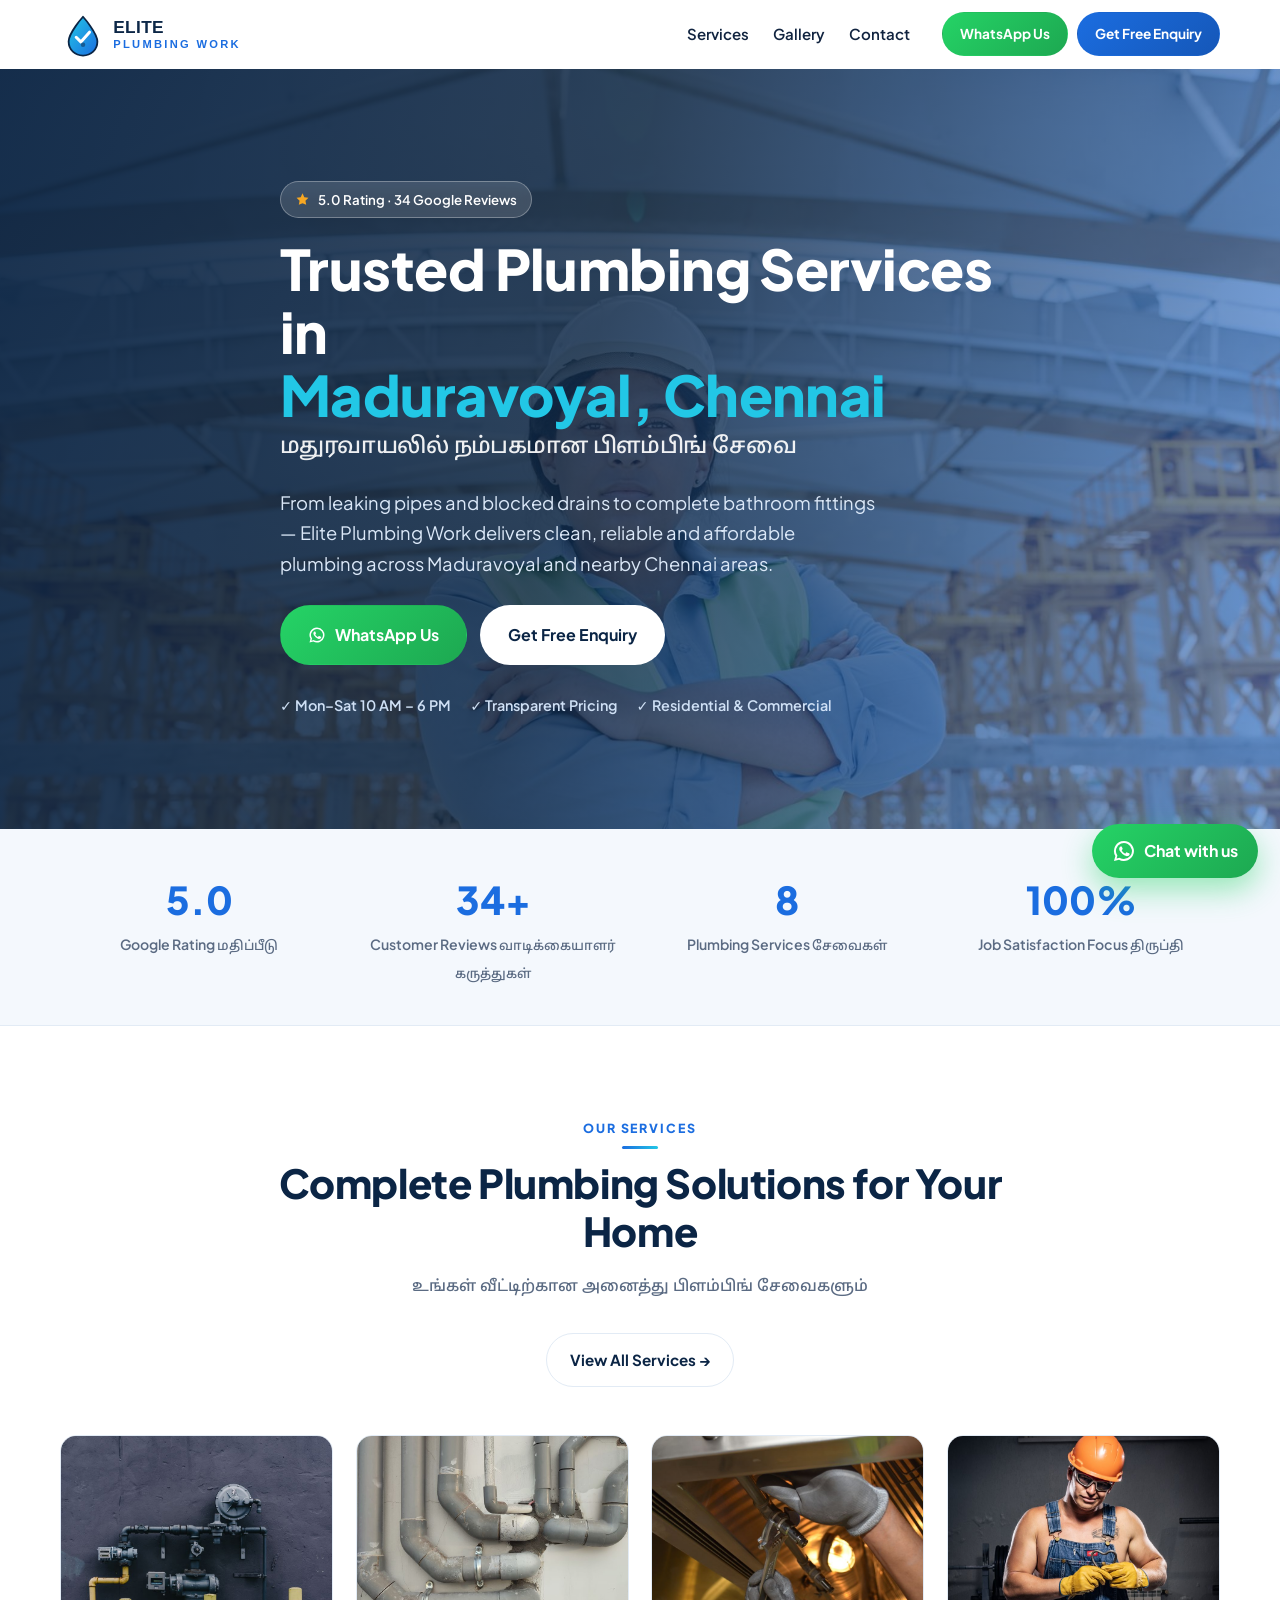
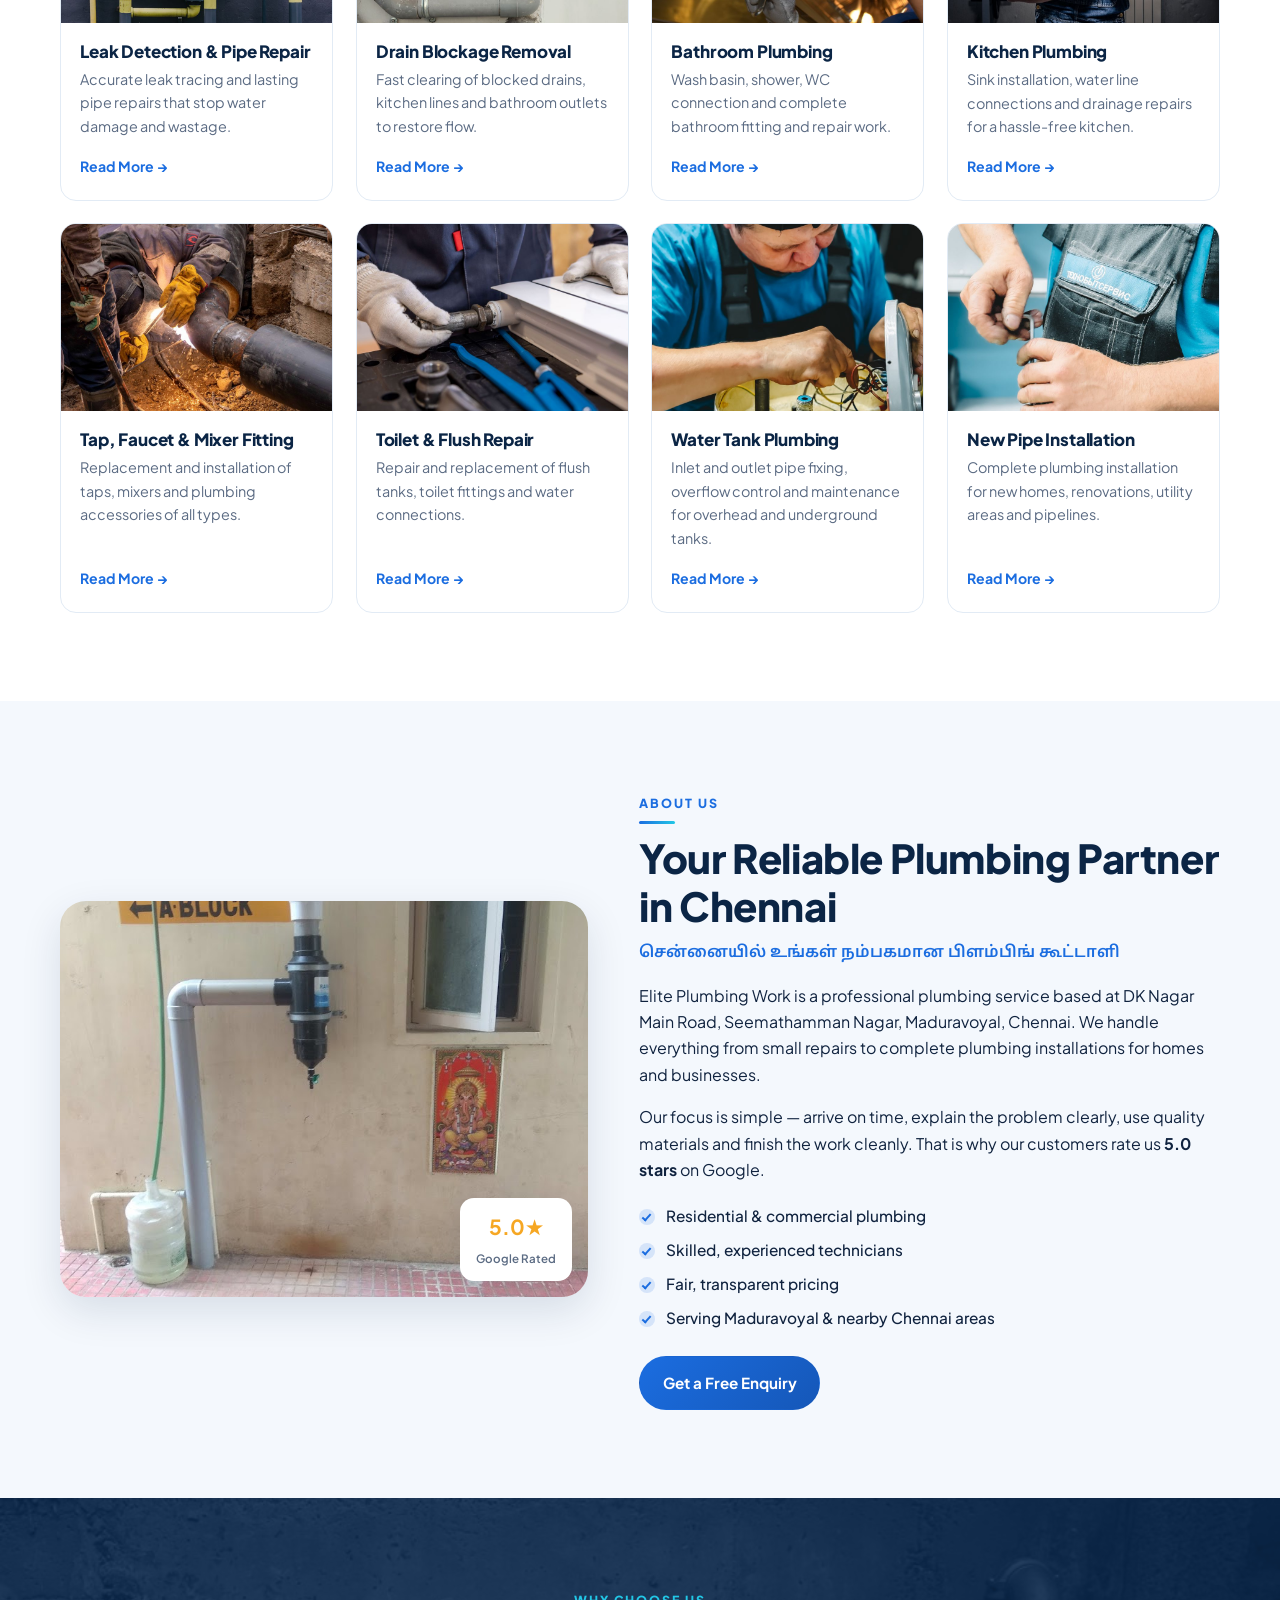
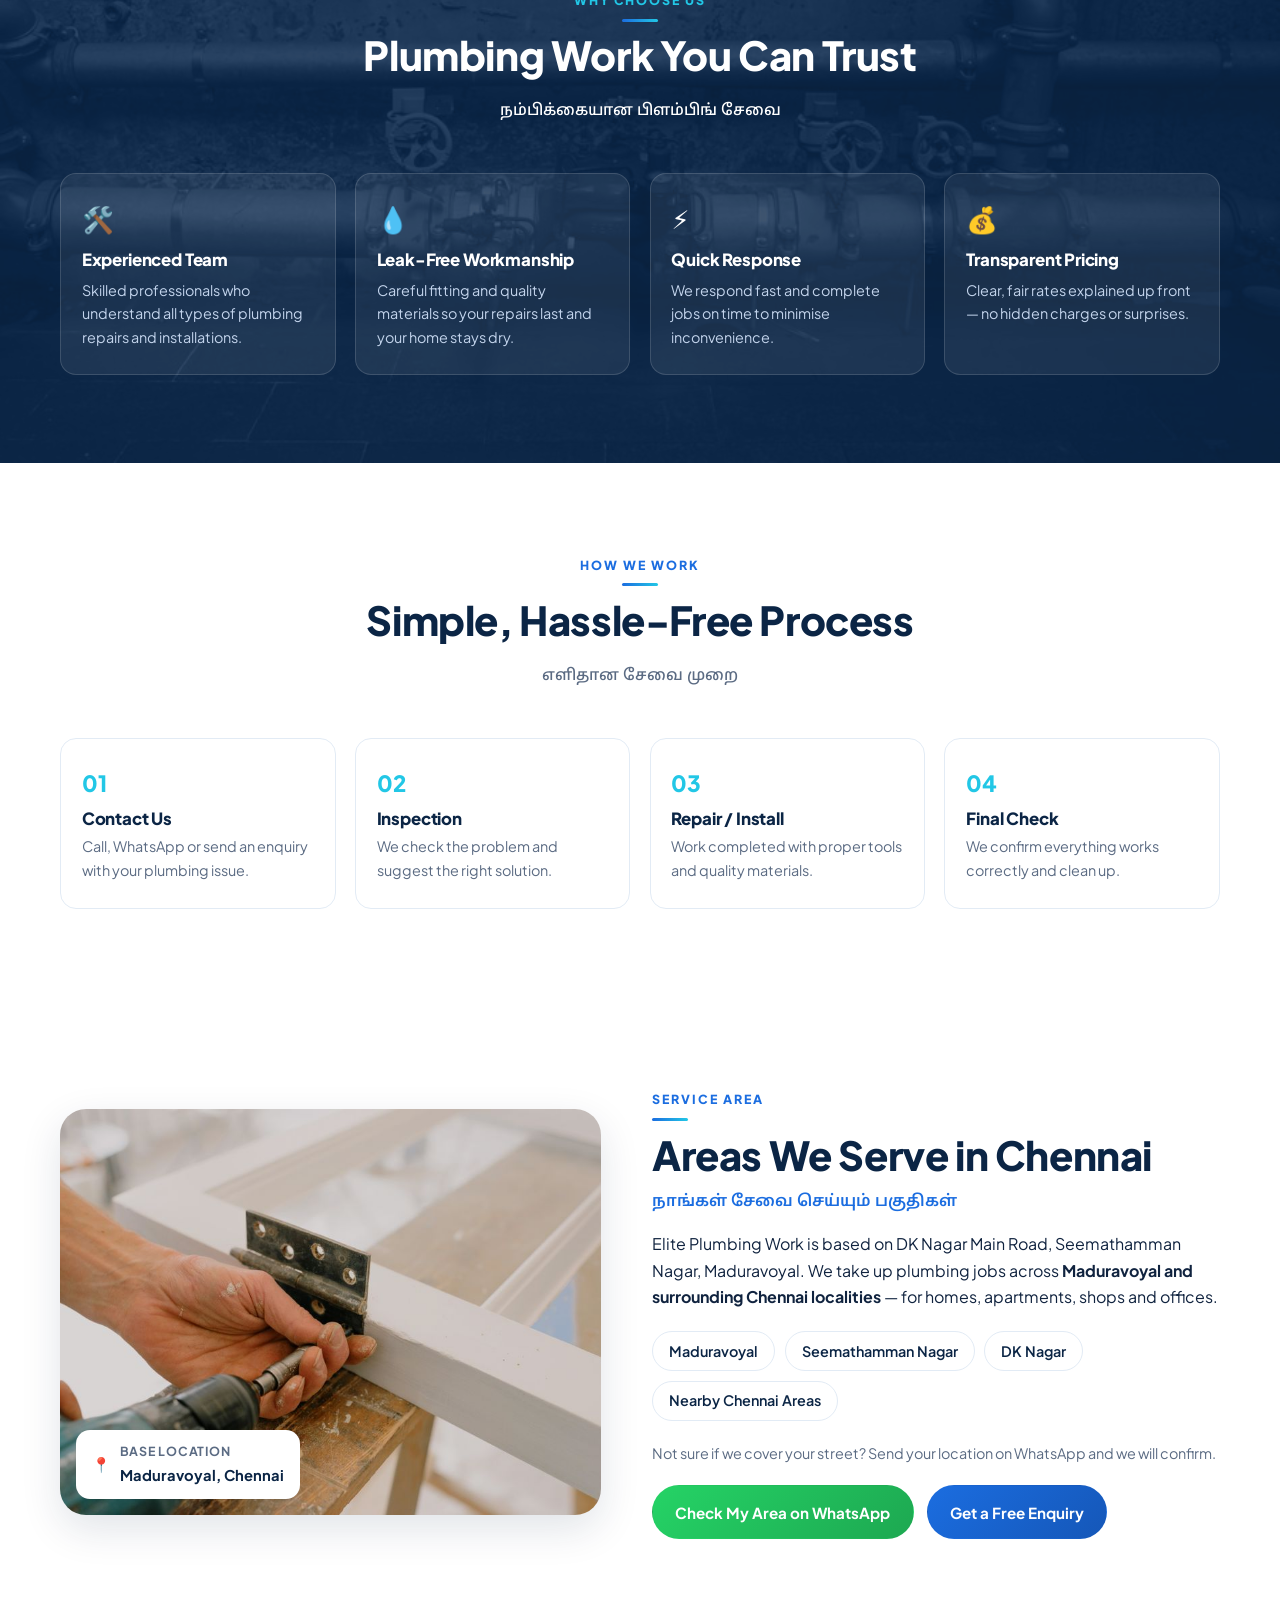
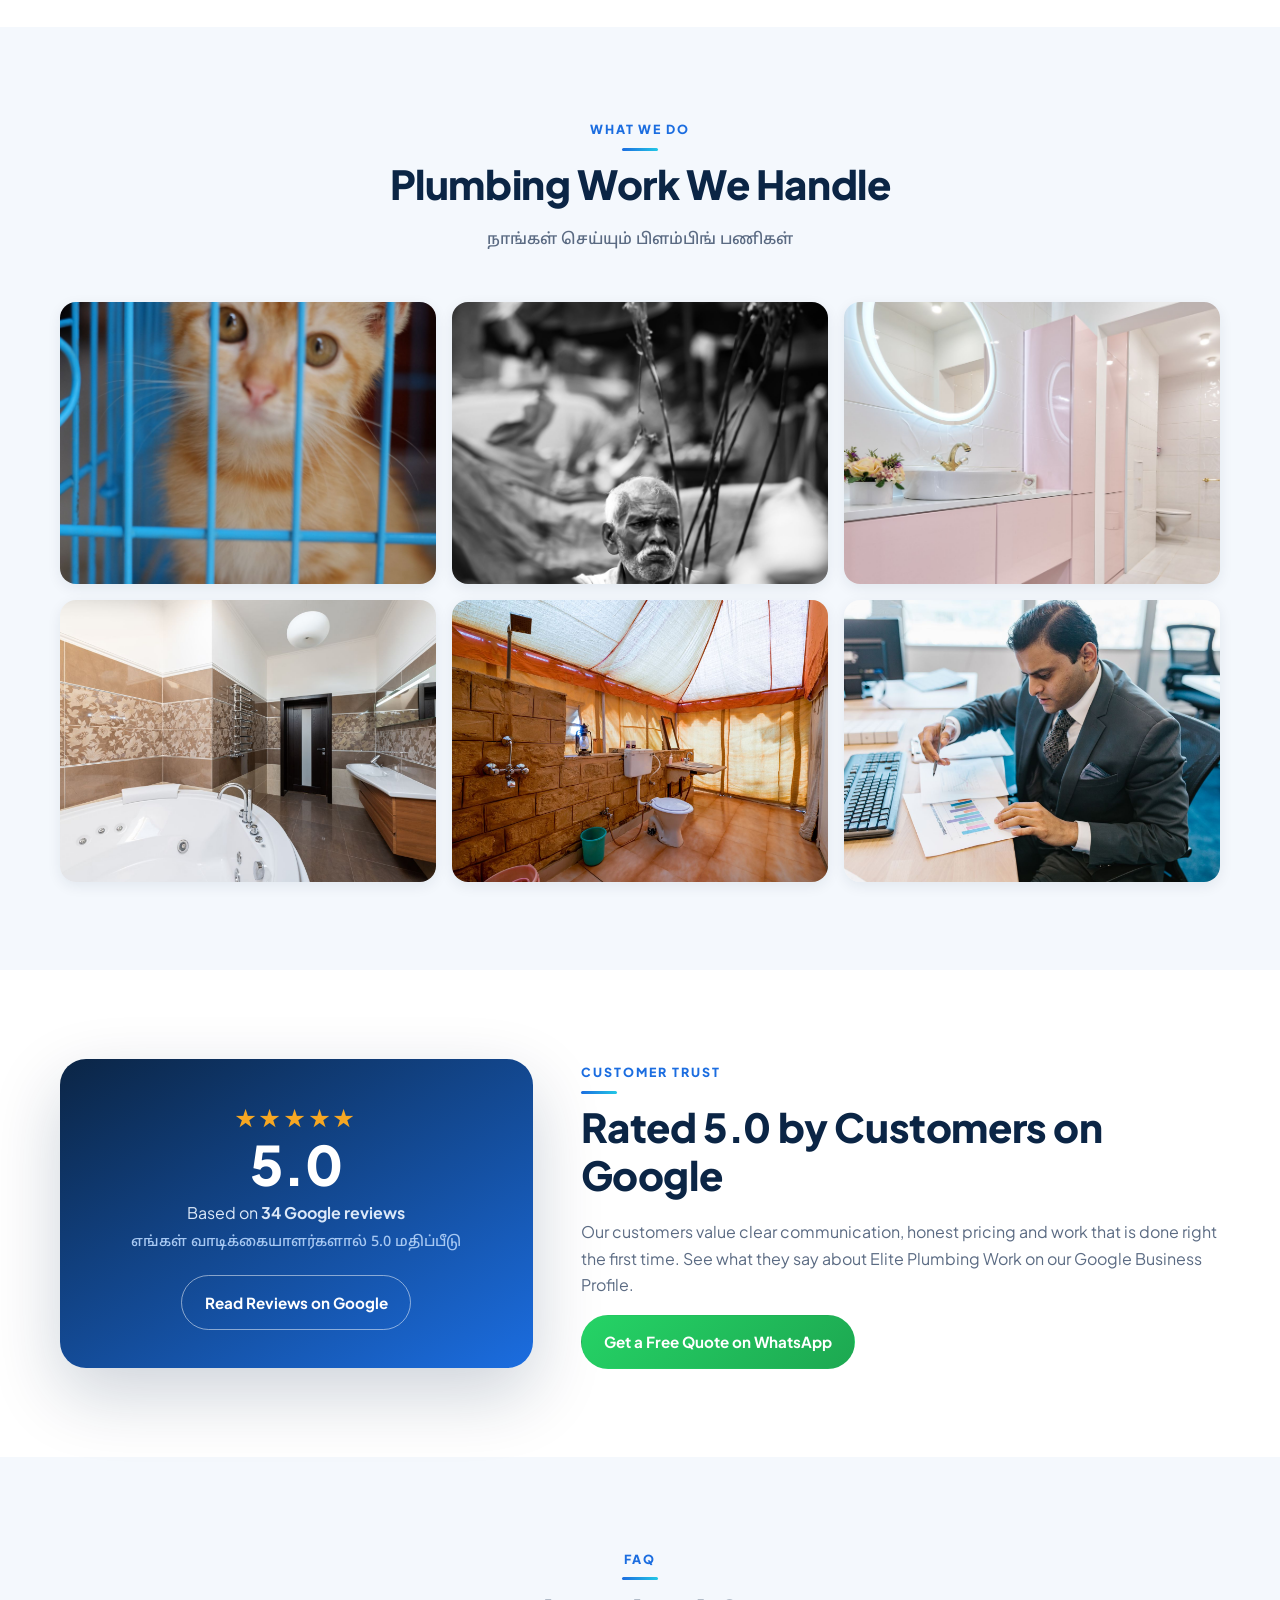
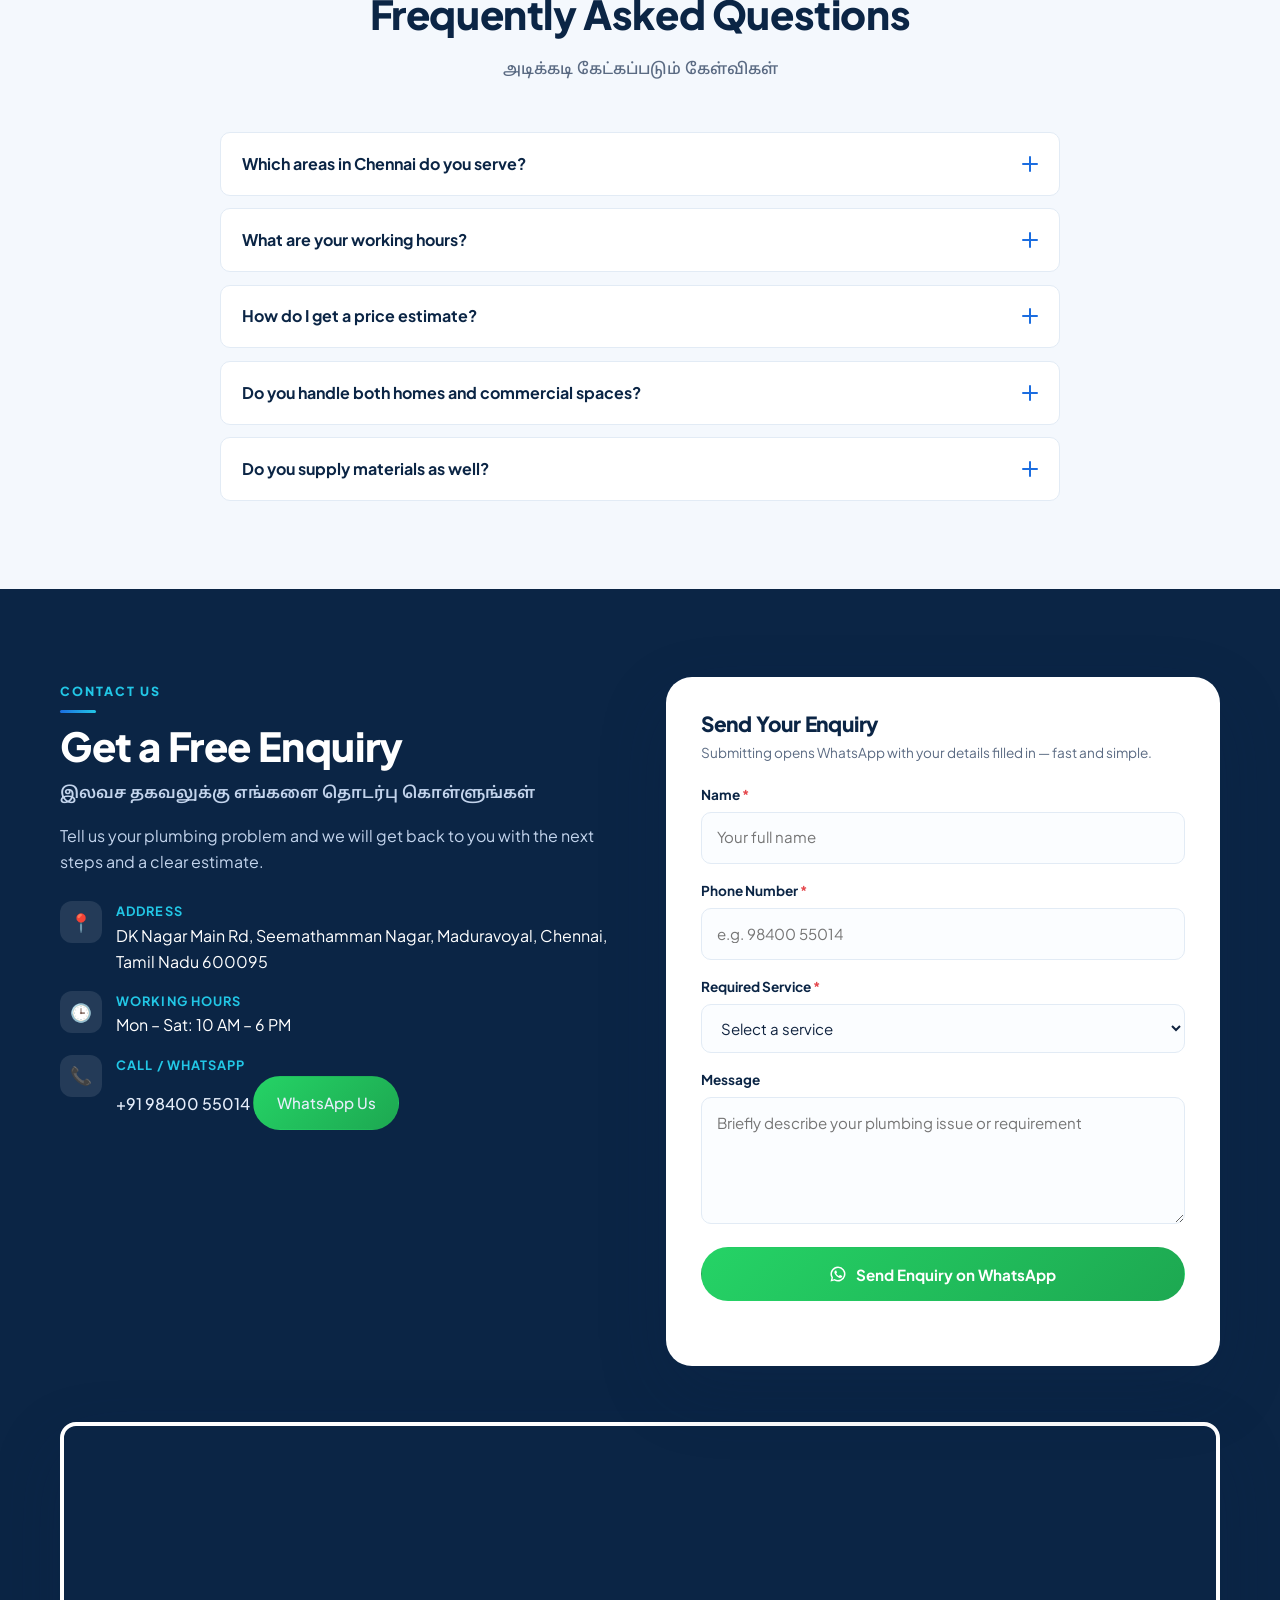
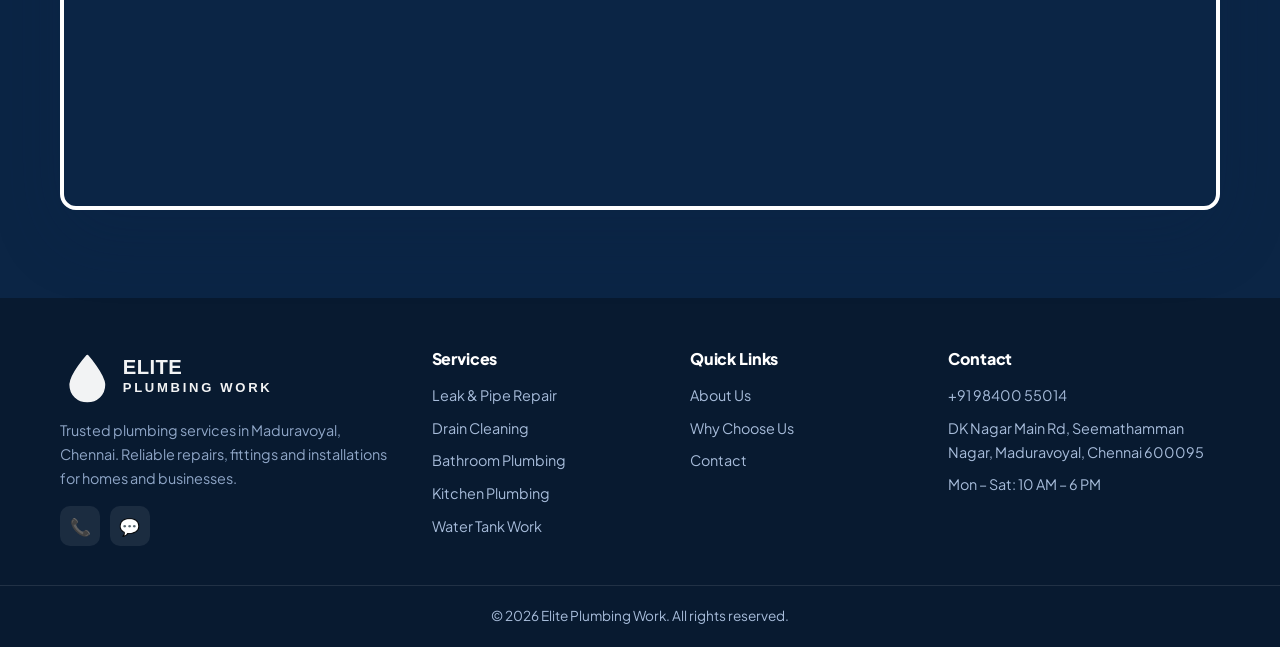
<file: index.html>
<!DOCTYPE html>
<html lang="en">
<head>
  <meta charset="UTF-8" />
  <meta name="viewport" content="width=device-width, initial-scale=1.0" />
  <script>if("scrollRestoration" in history){history.scrollRestoration="manual"}</script>
  <title>Elite Plumbing Work | Trusted Plumber in Maduravoyal, Chennai</title>
  <meta name="description" content="Elite Plumbing Work — trusted plumber in Maduravoyal, Chennai. Leak repair, drain cleaning, bathroom & kitchen plumbing, tap fitting, water tank work. 5.0★ on Google. Call or WhatsApp +91 98400 55014." />
  <meta name="keywords" content="plumber Chennai, plumber Maduravoyal, Elite Plumbing Work, leak repair Chennai, drain cleaning Chennai, bathroom plumbing, water tank plumbing" />
  <meta name="theme-color" content="#0B2545" />
  <link rel="canonical" href="https://elite-plumbing-work.pages.dev/" />

  <!-- Open Graph -->
  <meta property="og:type" content="website" />
  <meta property="og:title" content="Elite Plumbing Work | Trusted Plumber in Maduravoyal, Chennai" />
  <meta property="og:description" content="Reliable residential plumbing in Chennai. Leak repair, drain cleaning, bathroom & kitchen plumbing. 5.0★ Google rating. Call or WhatsApp +91 98400 55014." />
  <meta property="og:image" content="https://elite-plumbing-work.pages.dev/images/hero.jpg" />
  <meta name="twitter:card" content="summary_large_image" />

  <link rel="icon" type="image/svg+xml" href="assets/favicon.svg" />

  <!-- Fonts -->
  <link rel="preconnect" href="https://fonts.googleapis.com" />
  <link rel="preconnect" href="https://fonts.gstatic.com" crossorigin />
  <link href="https://fonts.googleapis.com/css2?family=Plus+Jakarta+Sans:wght@400;500;600;700;800&family=Noto+Sans+Tamil:wght@400;500;600&display=swap" rel="stylesheet" />

  <link rel="stylesheet" href="css/styles.css?v=2" />
</head>
<body>
  <script>if(!location.hash)window.scrollTo(0,0);</script>

  <header class="site-header" id="siteHeader">
    <div class="container header__inner">
      <a href="#hero" class="brand" aria-label="Elite Plumbing Work home">
        <img src="assets/logo.svg" alt="Elite Plumbing Work" class="brand__logo" width="220" height="54" />
      </a>

      <nav class="nav" id="primaryNav" aria-label="Main navigation">
        <ul class="nav__list">
            <li><a href="#services" class="nav__link">Services <span class="ta">சேவைகள்</span></a></li>
            <li><a href="#gallery" class="nav__link">Gallery <span class="ta">புகைப்படங்கள்</span></a></li>
            <li><a href="#contact" class="nav__link">Contact <span class="ta">தொடர்பு</span></a></li>
        </ul>
        <div class="nav__cta">
          <a href="https://wa.me/919840055014?text=Hi%20Elite%20Plumbing%20Work%2C%20I%20need%20plumbing%20service." target="_blank" rel="noopener" class="btn btn--whatsapp btn--sm">WhatsApp Us</a>
          <a href="#contact" class="btn btn--primary btn--sm">Get Free Enquiry</a>
        </div>
      </nav>

      <button class="nav-toggle" id="navToggle" aria-expanded="false" aria-controls="primaryNav" aria-label="Toggle menu">
        <span></span><span></span><span></span>
      </button>
    </div>
  </header>

  <main>
    <!-- ===== Hero ===== -->
    <section class="hero" id="hero">
      <div class="hero__bg"></div>
      <div class="hero__overlay"></div>
      <div class="container hero__content">
        <span class="pill">
          <svg viewBox="0 0 24 24" aria-hidden="true" class="ico ico--star"><path d="M12 2l2.9 6.2 6.6.9-4.8 4.7 1.2 6.6L12 17.9 6.1 20.4l1.2-6.6L2.5 9.1l6.6-.9z"/></svg>
          5.0 Rating · 34 Google Reviews
        </span>
        <h1 class="hero__title">
          Trusted Plumbing Services in <span class="accent">Maduravoyal, Chennai</span>
          <span class="ta hero__title-ta">மதுரவாயலில் நம்பகமான பிளம்பிங் சேவை</span>
        </h1>
        <p class="hero__text">
          From leaking pipes and blocked drains to complete bathroom fittings — Elite Plumbing Work delivers
          clean, reliable and affordable plumbing across Maduravoyal and nearby Chennai areas.
        </p>
        <div class="hero__actions">
          
          <a href="https://wa.me/919840055014?text=Hi%20Elite%20Plumbing%20Work%2C%20I%20need%20a%20plumber.%20Please%20share%20details." target="_blank" rel="noopener" class="btn btn--whatsapp btn--lg">
            <svg viewBox="0 0 24 24" aria-hidden="true" class="ico"><path d="M12 2a10 10 0 0 0-8.6 15.1L2 22l5-1.3A10 10 0 1 0 12 2zm0 18a8 8 0 0 1-4.1-1.1l-.3-.2-3 .8.8-2.9-.2-.3A8 8 0 1 1 12 20zm4.4-5.9c-.2-.1-1.4-.7-1.6-.8s-.4-.1-.5.1-.6.8-.8 1-.3.2-.5.1a6.5 6.5 0 0 1-1.9-1.2 7.2 7.2 0 0 1-1.3-1.7c-.1-.2 0-.4.1-.5l.4-.5.3-.5v-.5l-.8-1.8c-.2-.5-.4-.4-.5-.4h-.5a1 1 0 0 0-.7.3 2.9 2.9 0 0 0-.9 2.2 5 5 0 0 0 1.1 2.7 11.5 11.5 0 0 0 4.4 3.9c2.5 1 2.5.7 3 .6a2.6 2.6 0 0 0 1.7-1.2 2.1 2.1 0 0 0 .2-1.2c-.1-.2-.3-.3-.5-.4z"/></svg>
            WhatsApp Us
          </a>
          <a href="#contact" class="btn btn--light btn--lg">Get Free Enquiry</a>
        </div>
        <ul class="hero__chips">
          <li>✓ Mon–Sat 10 AM – 6 PM</li>
          <li>✓ Transparent Pricing</li>
          <li>✓ Residential &amp; Commercial</li>
        </ul>
      </div>
    </section>

    <!-- ===== Stats ===== -->
    <section class="stats">
      <div class="container stats__grid">
        <div class="stat reveal">
          <span class="stat__num" data-count="5" data-decimal="1">5.0</span>
          <span class="stat__label">Google Rating <span class="ta">மதிப்பீடு</span></span>
        </div>
        <div class="stat reveal">
          <span class="stat__num" data-count="34" data-suffix="+">34+</span>
          <span class="stat__label">Customer Reviews <span class="ta">வாடிக்கையாளர் கருத்துகள்</span></span>
        </div>
        <div class="stat reveal">
          <span class="stat__num">8</span>
          <span class="stat__label">Plumbing Services <span class="ta">சேவைகள்</span></span>
        </div>
        <div class="stat reveal">
          <span class="stat__num">100%</span>
          <span class="stat__label">Job Satisfaction Focus <span class="ta">திருப்தி</span></span>
        </div>
      </div>
    </section>

    <!-- ===== Services ===== -->
    <section class="section" id="services">
      <div class="container">
        <div class="section__head reveal">
          <span class="eyebrow">Our Services</span>
          <h2>Complete Plumbing Solutions for Your Home</h2>
          <p class="section__sub ta">உங்கள் வீட்டிற்கான அனைத்து பிளம்பிங் சேவைகளும்</p>
          <a class="btn btn--outline section__link" href="services/index.html">View All Services →</a>
        </div>

        <div class="services-grid">
          <!-- 1 -->
          <article class="service-card reveal">
            <a class="service-card__img" href="services/leak-detection-pipe-repair.html"><img src="images/service-leak.jpg" alt="Plumber repairing a leaking water pipe" loading="lazy" /></a>
            <div class="service-card__body">
              <h3><a href="services/leak-detection-pipe-repair.html">Leak Detection &amp; Pipe Repair</a></h3>
              <p>Accurate leak tracing and lasting pipe repairs that stop water damage and wastage.</p>
              <a class="service-card__link" href="services/leak-detection-pipe-repair.html">Read More →</a>
            </div>
          </article>
          <!-- 2 -->
          <article class="service-card reveal">
            <a class="service-card__img" href="services/drain-blockage-removal.html"><img src="images/service-drain.jpg" alt="Drain cleaning and blockage removal" loading="lazy" /></a>
            <div class="service-card__body">
              <h3><a href="services/drain-blockage-removal.html">Drain Blockage Removal</a></h3>
              <p>Fast clearing of blocked drains, kitchen lines and bathroom outlets to restore flow.</p>
              <a class="service-card__link" href="services/drain-blockage-removal.html">Read More →</a>
            </div>
          </article>
          <!-- 3 -->
          <article class="service-card reveal">
            <a class="service-card__img" href="services/bathroom-plumbing.html"><img src="images/service-bathroom.jpg" alt="Bathroom plumbing and fittings work" loading="lazy" /></a>
            <div class="service-card__body">
              <h3><a href="services/bathroom-plumbing.html">Bathroom Plumbing</a></h3>
              <p>Wash basin, shower, WC connection and complete bathroom fitting and repair work.</p>
              <a class="service-card__link" href="services/bathroom-plumbing.html">Read More →</a>
            </div>
          </article>
          <!-- 4 -->
          <article class="service-card reveal">
            <a class="service-card__img" href="services/kitchen-plumbing.html"><img src="images/service-kitchen.jpg" alt="Kitchen sink and plumbing line work" loading="lazy" /></a>
            <div class="service-card__body">
              <h3><a href="services/kitchen-plumbing.html">Kitchen Plumbing</a></h3>
              <p>Sink installation, water line connections and drainage repairs for a hassle-free kitchen.</p>
              <a class="service-card__link" href="services/kitchen-plumbing.html">Read More →</a>
            </div>
          </article>
          <!-- 5 -->
          <article class="service-card reveal">
            <a class="service-card__img" href="services/tap-faucet-mixer-fitting.html"><img src="images/service-tap.jpg" alt="Tap, faucet and mixer installation" loading="lazy" /></a>
            <div class="service-card__body">
              <h3><a href="services/tap-faucet-mixer-fitting.html">Tap, Faucet &amp; Mixer Fitting</a></h3>
              <p>Replacement and installation of taps, mixers and plumbing accessories of all types.</p>
              <a class="service-card__link" href="services/tap-faucet-mixer-fitting.html">Read More →</a>
            </div>
          </article>
          <!-- 6 -->
          <article class="service-card reveal">
            <a class="service-card__img" href="services/toilet-flush-repair.html"><img src="images/service-toilet.jpg" alt="Toilet and flush tank repair" loading="lazy" /></a>
            <div class="service-card__body">
              <h3><a href="services/toilet-flush-repair.html">Toilet &amp; Flush Repair</a></h3>
              <p>Repair and replacement of flush tanks, toilet fittings and water connections.</p>
              <a class="service-card__link" href="services/toilet-flush-repair.html">Read More →</a>
            </div>
          </article>
          <!-- 7 -->
          <article class="service-card reveal">
            <a class="service-card__img" href="services/water-tank-plumbing.html"><img src="images/service-tank.jpg" alt="Water tank plumbing and pipe connections" loading="lazy" /></a>
            <div class="service-card__body">
              <h3><a href="services/water-tank-plumbing.html">Water Tank Plumbing</a></h3>
              <p>Inlet and outlet pipe fixing, overflow control and maintenance for overhead and underground tanks.</p>
              <a class="service-card__link" href="services/water-tank-plumbing.html">Read More →</a>
            </div>
          </article>
          <!-- 8 -->
          <article class="service-card reveal">
            <a class="service-card__img" href="services/new-pipe-installation.html"><img src="images/service-install.jpg" alt="New plumbing pipe installation" loading="lazy" /></a>
            <div class="service-card__body">
              <h3><a href="services/new-pipe-installation.html">New Pipe Installation</a></h3>
              <p>Complete plumbing installation for new homes, renovations, utility areas and pipelines.</p>
              <a class="service-card__link" href="services/new-pipe-installation.html">Read More →</a>
            </div>
          </article>
        </div>
      </div>
    </section>

    <!-- ===== About ===== -->
    <section class="section section--alt" id="about">
      <div class="container about">
        <div class="about__media reveal">
          <img src="images/business-photo.jpg" alt="Elite Plumbing Work — plumbing team in Chennai" loading="lazy" />
          <div class="about__badge">
            <strong>5.0★</strong>
            <span>Google Rated</span>
          </div>
        </div>
        <div class="about__content reveal">
          <span class="eyebrow">About Us</span>
          <h2>Your Reliable Plumbing Partner in Chennai</h2>
          <p class="ta about__ta">சென்னையில் உங்கள் நம்பகமான பிளம்பிங் கூட்டாளி</p>
          <p>
            Elite Plumbing Work is a professional plumbing service based at DK Nagar Main Road,
            Seemathamman Nagar, Maduravoyal, Chennai. We handle everything from small repairs to
            complete plumbing installations for homes and businesses.
          </p>
          <p>
            Our focus is simple — arrive on time, explain the problem clearly, use quality materials
            and finish the work cleanly. That is why our customers rate us <strong>5.0 stars</strong> on Google.
          </p>
          <ul class="about__list">
            <li>Residential &amp; commercial plumbing</li>
            <li>Skilled, experienced technicians</li>
            <li>Fair, transparent pricing</li>
            <li>Serving Maduravoyal &amp; nearby Chennai areas</li>
          </ul>
          <a href="#contact" class="btn btn--primary">Get a Free Enquiry</a>
        </div>
      </div>
    </section>

    <!-- ===== Why Us ===== -->
    <section class="section why" id="why">
      <div class="why__bg" style="background-image:url('images/whyus.jpg')"></div>
      <div class="container">
        <div class="section__head section__head--light reveal">
          <span class="eyebrow">Why Choose Us</span>
          <h2>Plumbing Work You Can Trust</h2>
          <p class="section__sub ta">நம்பிக்கையான பிளம்பிங் சேவை</p>
        </div>
        <div class="why__grid">
          <div class="why-card reveal">
            <div class="why-card__ico">🛠️</div>
            <h3>Experienced Team</h3>
            <p>Skilled professionals who understand all types of plumbing repairs and installations.</p>
          </div>
          <div class="why-card reveal">
            <div class="why-card__ico">💧</div>
            <h3>Leak-Free Workmanship</h3>
            <p>Careful fitting and quality materials so your repairs last and your home stays dry.</p>
          </div>
          <div class="why-card reveal">
            <div class="why-card__ico">⚡</div>
            <h3>Quick Response</h3>
            <p>We respond fast and complete jobs on time to minimise inconvenience.</p>
          </div>
          <div class="why-card reveal">
            <div class="why-card__ico">💰</div>
            <h3>Transparent Pricing</h3>
            <p>Clear, fair rates explained up front — no hidden charges or surprises.</p>
          </div>
        </div>
      </div>
    </section>

    <!-- ===== Process ===== -->
    <section class="section" id="process">
      <div class="container">
        <div class="section__head reveal">
          <span class="eyebrow">How We Work</span>
          <h2>Simple, Hassle-Free Process</h2>
          <p class="section__sub ta">எளிதான சேவை முறை</p>
        </div>
        <div class="steps">
          <div class="step reveal"><span class="step__n">01</span><h3>Contact Us</h3><p>Call, WhatsApp or send an enquiry with your plumbing issue.</p></div>
          <div class="step reveal"><span class="step__n">02</span><h3>Inspection</h3><p>We check the problem and suggest the right solution.</p></div>
          <div class="step reveal"><span class="step__n">03</span><h3>Repair / Install</h3><p>Work completed with proper tools and quality materials.</p></div>
          <div class="step reveal"><span class="step__n">04</span><h3>Final Check</h3><p>We confirm everything works correctly and clean up.</p></div>
        </div>
      </div>
    </section>

    <!-- ===== Service Area ===== -->
    <section class="section areas" id="areas">
      <div class="container areas__grid">
        <div class="areas__media reveal">
          <img src="images/about.jpg" alt="Elite Plumbing Work service area — Maduravoyal, Chennai" loading="lazy" />
          <div class="areas__pin">
            <span class="areas__pin-ico">📍</span>
            <div><strong>Base Location</strong><span>Maduravoyal, Chennai</span></div>
          </div>
        </div>
        <div class="areas__content reveal">
          <span class="eyebrow">Service Area</span>
          <h2>Areas We Serve in Chennai</h2>
          <p class="ta areas__ta">நாங்கள் சேவை செய்யும் பகுதிகள்</p>
          <p>
            Elite Plumbing Work is based on DK Nagar Main Road, Seemathamman Nagar, Maduravoyal.
            We take up plumbing jobs across <strong>Maduravoyal and surrounding Chennai localities</strong> —
            for homes, apartments, shops and offices.
          </p>
          <!-- NOTE: Add or remove served localities below to match the business's real coverage. -->
          <ul class="areas__list">
            <li>Maduravoyal</li>
            <li>Seemathamman Nagar</li>
            <li>DK Nagar</li>
            <li>Nearby Chennai Areas</li>
          </ul>
          <p class="areas__note">Not sure if we cover your street? Send your location on WhatsApp and we will confirm.</p>
          <div class="areas__actions">
            <a class="btn btn--whatsapp" href="https://wa.me/919840055014?text=Hi%20Elite%20Plumbing%20Work%2C%20do%20you%20serve%20my%20area%3F%20My%20location%20is%3A%20" target="_blank" rel="noopener">Check My Area on WhatsApp</a>
            <a href="#contact" class="btn btn--primary">Get a Free Enquiry</a>
          </div>
        </div>
      </div>
    </section>

    <!-- ===== Gallery ===== -->
    <section class="section section--alt" id="gallery">
      <div class="container">
        <div class="section__head reveal">
          <span class="eyebrow">What We Do</span>
          <h2>Plumbing Work We Handle</h2>
          <p class="section__sub ta">நாங்கள் செய்யும் பிளம்பிங் பணிகள்</p>
        </div>
        <div class="gallery" id="gallery-grid">
          <a class="gallery__item reveal" href="images/gallery-chennai-01.jpg"><img src="images/gallery-chennai-01.jpg" alt="Pipe repair work" loading="lazy" /></a>
          <a class="gallery__item reveal" href="images/gallery-chennai-02.jpg"><img src="images/gallery-chennai-02.jpg" alt="Bathroom plumbing repair" loading="lazy" /></a>
          <a class="gallery__item reveal" href="images/gallery-chennai-03.jpg"><img src="images/gallery-chennai-03.jpg" alt="Water tap and pipe fitting" loading="lazy" /></a>
          <a class="gallery__item reveal" href="images/gallery-chennai-04.jpg"><img src="images/gallery-chennai-04.jpg" alt="Plumbing tools and repair work" loading="lazy" /></a>
          <a class="gallery__item reveal" href="images/gallery-chennai-05.jpg"><img src="images/gallery-chennai-05.jpg" alt="Drain pipe inspection and repair" loading="lazy" /></a>
          <a class="gallery__item reveal" href="images/gallery-chennai-06.jpg"><img src="images/gallery-chennai-06.jpg" alt="Bathroom plumbing work" loading="lazy" /></a>
        </div>
      </div>
    </section>

    <!-- ===== Reviews ===== -->
    <section class="section reviews" id="reviews">
      <div class="container reviews__inner">
        <div class="reviews__card reveal">
          <div class="reviews__stars" aria-hidden="true">★★★★★</div>
          <div class="reviews__score">5.0</div>
          <p class="reviews__meta">Based on <strong>34 Google reviews</strong></p>
          <p class="ta reviews__ta">எங்கள் வாடிக்கையாளர்களால் 5.0 மதிப்பீடு</p>
          <a class="btn btn--outline" href="https://www.google.com/maps/search/?api=1&amp;query=Elite+plumbing+work+Maduravoyal+Chennai" target="_blank" rel="noopener">Read Reviews on Google</a>
        </div>
        <div class="reviews__text reveal">
          <span class="eyebrow">Customer Trust</span>
          <h2>Rated 5.0 by Customers on Google</h2>
          <p>
            Our customers value clear communication, honest pricing and work that is done right the first time.
            See what they say about Elite Plumbing Work on our Google Business Profile.
          </p>
          <a class="btn btn--whatsapp" href="https://wa.me/919840055014?text=Hi%20Elite%20Plumbing%20Work%2C%20I%20would%20like%20a%20quote." target="_blank" rel="noopener">Get a Free Quote on WhatsApp</a>
        </div>
      </div>
    </section>

    <!-- ===== FAQ ===== -->
    <section class="section section--alt" id="faq">
      <div class="container container--narrow">
        <div class="section__head reveal">
          <span class="eyebrow">FAQ</span>
          <h2>Frequently Asked Questions</h2>
          <p class="section__sub ta">அடிக்கடி கேட்கப்படும் கேள்விகள்</p>
        </div>
        <div class="faq" id="faq-list">
          <div class="faq__item reveal">
            <button class="faq__q" aria-expanded="false">Which areas in Chennai do you serve?<span class="faq__icon"></span></button>
            <div class="faq__a"><p>We are based in Maduravoyal and serve Chennai and nearby areas. Call us to confirm service availability in your locality.</p></div>
          </div>
          <div class="faq__item reveal">
            <button class="faq__q" aria-expanded="false">What are your working hours?<span class="faq__icon"></span></button>
            <div class="faq__a"><p>We are available Monday to Saturday, 10 AM to 6 PM. For urgent issues, message us on WhatsApp and we will respond as soon as possible.</p></div>
          </div>
          <div class="faq__item reveal">
            <button class="faq__q" aria-expanded="false">How do I get a price estimate?<span class="faq__icon"></span></button>
            <div class="faq__a"><p>Send us an enquiry with your issue or share a photo on WhatsApp. We will explain the work and give you a clear estimate before starting.</p></div>
          </div>
          <div class="faq__item reveal">
            <button class="faq__q" aria-expanded="false">Do you handle both homes and commercial spaces?<span class="faq__icon"></span></button>
            <div class="faq__a"><p>Yes. We take up residential and commercial plumbing repairs, fittings and installations.</p></div>
          </div>
          <div class="faq__item reveal">
            <button class="faq__q" aria-expanded="false">Do you supply materials as well?<span class="faq__icon"></span></button>
            <div class="faq__a"><p>We work with quality materials. Let us know your requirement and we will advise the best options and costs.</p></div>
          </div>
        </div>
      </div>
    </section>

    <!-- ===== Contact / Enquiry ===== -->
    <section class="section contact" id="contact">
      <div class="container contact__grid">
        <div class="contact__info reveal">
          <span class="eyebrow">Contact Us</span>
          <h2>Get a Free Enquiry</h2>
          <p class="ta contact__ta">இலவச தகவலுக்கு எங்களை தொடர்பு கொள்ளுங்கள்</p>
          <p>Tell us your plumbing problem and we will get back to you with the next steps and a clear estimate.</p>

          <ul class="contact__list">
            <li>
              <span class="contact__ico" aria-hidden="true">📍</span>
              <div><strong>Address</strong>DK Nagar Main Rd, Seemathamman Nagar, Maduravoyal, Chennai, Tamil Nadu 600095</div>
            </li>
            <li>
              <span class="contact__ico" aria-hidden="true">🕒</span>
              <div><strong>Working Hours</strong>Mon – Sat: 10 AM – 6 PM</div>
            </li>
            <li>
              <span class="contact__ico" aria-hidden="true">📞</span>
              <div><strong>Call / WhatsApp</strong>
                <a href="tel:+919840055014">+91 98400 55014</a>
                <a href="https://wa.me/919840055014?text=Hi%20Elite%20Plumbing%20Work%2C%20I%20need%20a%20plumber." target="_blank" rel="noopener" class="btn btn--whatsapp">WhatsApp Us</a>
              </div>
            </li>
          </ul>
        </div>

        <div class="contact__form-wrap reveal">
          <form class="enquiry-form" id="enquiryForm" novalidate>
            <h3>Send Your Enquiry</h3>
            <p class="enquiry-form__note">Submitting opens WhatsApp with your details filled in — fast and simple.</p>

            <div class="field">
              <label for="f-name">Name <span class="req">*</span></label>
              <input type="text" id="f-name" name="name" placeholder="Your full name" required autocomplete="name" />
            </div>
            <div class="field">
              <label for="f-phone">Phone Number <span class="req">*</span></label>
              <input type="tel" id="f-phone" name="phone" placeholder="e.g. 98400 55014" required autocomplete="tel" inputmode="tel" />
            </div>
            <div class="field">
              <label for="f-service">Required Service <span class="req">*</span></label>
              <select id="f-service" name="service" required>
                <option value="" disabled selected>Select a service</option>
                <option>Leak Detection &amp; Pipe Repair</option>
                <option>Drain Blockage Removal</option>
                <option>Bathroom Plumbing</option>
                <option>Kitchen Plumbing</option>
                <option>Tap, Faucet &amp; Mixer Fitting</option>
                <option>Toilet &amp; Flush Repair</option>
                <option>Water Tank Plumbing</option>
                <option>New Pipe Installation</option>
                <option>Other / Not Sure</option>
              </select>
            </div>
            <div class="field">
              <label for="f-message">Message</label>
              <textarea id="f-message" name="message" rows="4" placeholder="Briefly describe your plumbing issue or requirement"></textarea>
            </div>

            <button type="submit" class="btn btn--whatsapp btn--block">
              <svg viewBox="0 0 24 24" aria-hidden="true" class="ico"><path d="M12 2a10 10 0 0 0-8.6 15.1L2 22l5-1.3A10 10 0 1 0 12 2zm0 18a8 8 0 0 1-4.1-1.1l-.3-.2-3 .8.8-2.9-.2-.3A8 8 0 1 1 12 20zm4.4-5.9c-.2-.1-1.4-.7-1.6-.8s-.4-.1-.5.1-.6.8-.8 1-.3.2-.5.1a6.5 6.5 0 0 1-1.9-1.2 7.2 7.2 0 0 1-1.3-1.7c-.1-.2 0-.4.1-.5l.4-.5.3-.5v-.5l-.8-1.8c-.2-.5-.4-.4-.5-.4h-.5a1 1 0 0 0-.7.3 2.9 2.9 0 0 0-.9 2.2 5 5 0 0 0 1.1 2.7 11.5 11.5 0 0 0 4.4 3.9c2.5 1 2.5.7 3 .6a2.6 2.6 0 0 0 1.7-1.2 2.1 2.1 0 0 0 .2-1.2c-.1-.2-.3-.3-.5-.4z"/></svg>
              Send Enquiry on WhatsApp
            </button>
            <p class="enquiry-form__status" id="formStatus" role="status" aria-live="polite"></p>
          </form>
        </div>
      </div>

      <div class="container">
        <div class="map-wrap reveal">
          <iframe
            title="Elite Plumbing Work location on Google Maps"
            src="https://www.google.com/maps?q=Elite+Plumbing+Work,+DK+Nagar+Main+Rd,+Seemathamman+Nagar,+Maduravoyal,+Chennai,+Tamil+Nadu+600095&output=embed"
            width="100%" height="380" style="border:0" loading="lazy" referrerpolicy="no-referrer-when-downgrade" allowfullscreen></iframe>
        </div>
      </div>
    </section>
  </main>

  <!-- ===== Footer ===== -->
  <footer class="footer">
    <div class="container footer__grid">
      <div class="footer__brand">
        <img src="assets/logo.svg" alt="Elite Plumbing Work" width="220" height="54" class="footer__logo" />
        <p>Trusted plumbing services in Maduravoyal, Chennai. Reliable repairs, fittings and installations for homes and businesses.</p>
        <div class="footer__social">
          <a href="tel:+919840055014" aria-label="Call Elite Plumbing Work">📞</a>
          <a href="https://wa.me/919840055014" target="_blank" rel="noopener" aria-label="WhatsApp Elite Plumbing Work">💬</a>
        </div>
      </div>
      <div class="footer__col">
        <h4>Services</h4>
        <ul>
          <li><a href="#services">Leak &amp; Pipe Repair</a></li>
          <li><a href="#services">Drain Cleaning</a></li>
          <li><a href="#services">Bathroom Plumbing</a></li>
          <li><a href="#services">Kitchen Plumbing</a></li>
          <li><a href="#services">Water Tank Work</a></li>
        </ul>
      </div>
      <div class="footer__col">
        <h4>Quick Links</h4>
        <ul>
          <li><a href="#about">About Us</a></li>
          <li><a href="#why">Why Choose Us</a></li>
          
          
          
          <li><a href="#contact">Contact</a></li>
        </ul>
      </div>
      <div class="footer__col">
        <h4>Contact</h4>
        <ul>
          <li><a href="tel:+919840055014">+91 98400 55014</a></li>
          <li>DK Nagar Main Rd, Seemathamman Nagar, Maduravoyal, Chennai 600095</li>
          <li>Mon – Sat: 10 AM – 6 PM</li>
        </ul>
      </div>
    </div>
    <div class="footer__bottom">
      <p>© <span id="year"></span> Elite Plumbing Work. All rights reserved.</p>
    </div>
  </footer>

  <!-- ===== Floating / sticky actions ===== -->
  <a class="fab fab--whatsapp" href="https://wa.me/919840055014?text=Hi%20Elite%20Plumbing%20Work%2C%20I%20need%20a%20plumber.%20Please%20share%20details." target="_blank" rel="noopener" aria-label="Chat on WhatsApp">
    <svg viewBox="0 0 24 24" aria-hidden="true"><path d="M12 2a10 10 0 0 0-8.6 15.1L2 22l5-1.3A10 10 0 1 0 12 2zm0 18a8 8 0 0 1-4.1-1.1l-.3-.2-3 .8.8-2.9-.2-.3A8 8 0 1 1 12 20zm4.4-5.9c-.2-.1-1.4-.7-1.6-.8s-.4-.1-.5.1-.6.8-.8 1-.3.2-.5.1a6.5 6.5 0 0 1-1.9-1.2 7.2 7.2 0 0 1-1.3-1.7c-.1-.2 0-.4.1-.5l.4-.5.3-.5v-.5l-.8-1.8c-.2-.5-.4-.4-.5-.4h-.5a1 1 0 0 0-.7.3 2.9 2.9 0 0 0-.9 2.2 5 5 0 0 0 1.1 2.7 11.5 11.5 0 0 0 4.4 3.9c2.5 1 2.5.7 3 .6a2.6 2.6 0 0 0 1.7-1.2 2.1 2.1 0 0 0 .2-1.2c-.1-.2-.3-.3-.5-.4z"/></svg>
    <span class="fab__text">Chat with us</span>
  </a>

  <button class="to-top" id="toTop" aria-label="Back to top">↑</button>

  <!-- Mobile sticky action bar -->
  <div class="mobile-bar">
    <a href="https://wa.me/919840055014?text=Hi%20Elite%20Plumbing%20Work%2C%20I%20need%20a%20plumber." target="_blank" rel="noopener" class="mobile-bar__item mobile-bar__item--wa"><span>💬</span>WhatsApp</a>
    <a href="#contact" class="mobile-bar__item"><span>✉️</span>Enquiry</a>
  </div>

  <!-- Structured data -->
  <script type="application/ld+json">
  {
    "@context": "https://schema.org",
    "@type": "Plumber",
    "name": "Elite Plumbing Work",
    "image": "images/business-photo.jpg",
    "telephone": "+91-98400-55014",
    "url": "./",
    "address": {
      "@type": "PostalAddress",
      "streetAddress": "DK Nagar Main Rd, Seemathamman Nagar, Maduravoyal",
      "addressLocality": "Chennai",
      "addressRegion": "Tamil Nadu",
      "postalCode": "600095",
      "addressCountry": "IN"
    },
    "areaServed": "Chennai",
    "openingHoursSpecification": [{
      "@type": "OpeningHoursSpecification",
      "dayOfWeek": ["Monday","Tuesday","Wednesday","Thursday","Friday","Saturday"],
      "opens": "10:00",
      "closes": "18:00"
    }],
    "aggregateRating": {
      "@type": "AggregateRating",
      "ratingValue": "5.0",
      "reviewCount": "34"
    },
    "priceRange": "₹₹"
  }
  </script>

  <script src="js/main.js?v=2" defer></script>
</body>
</html>
</file>
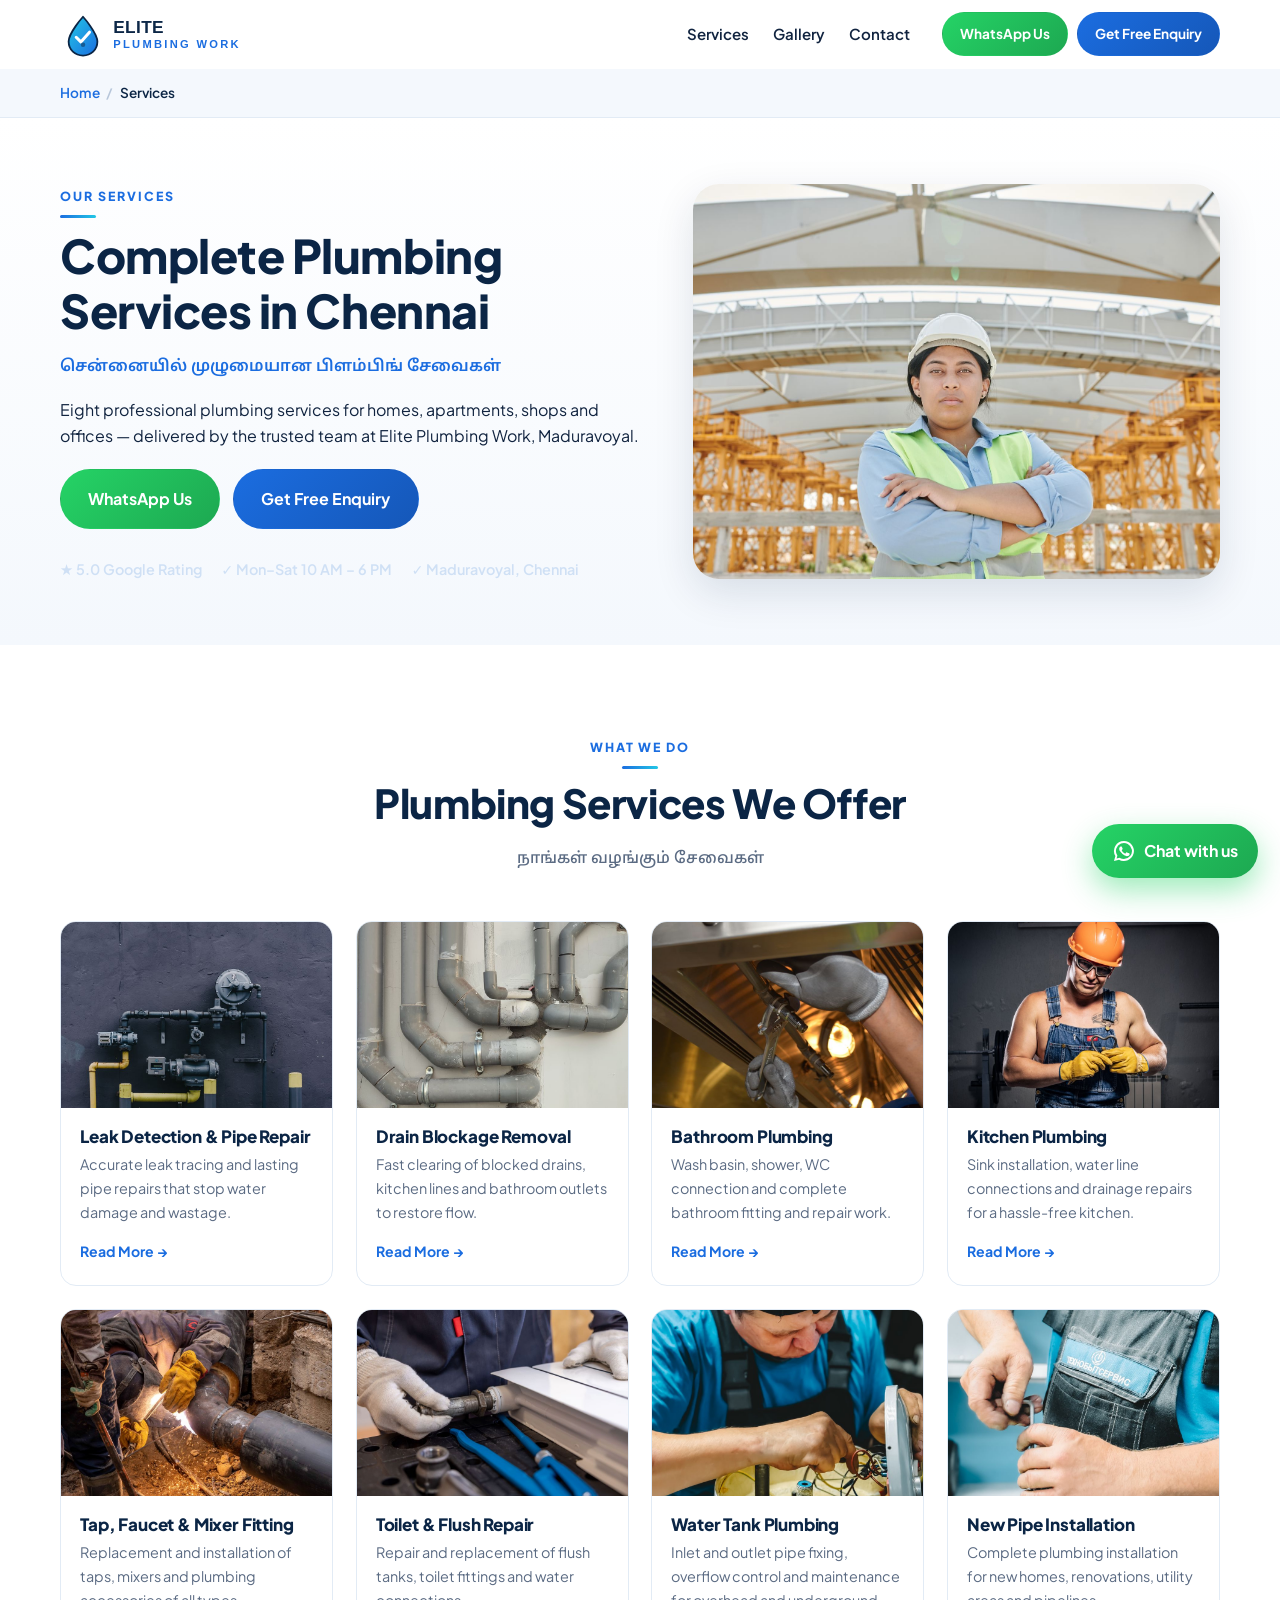
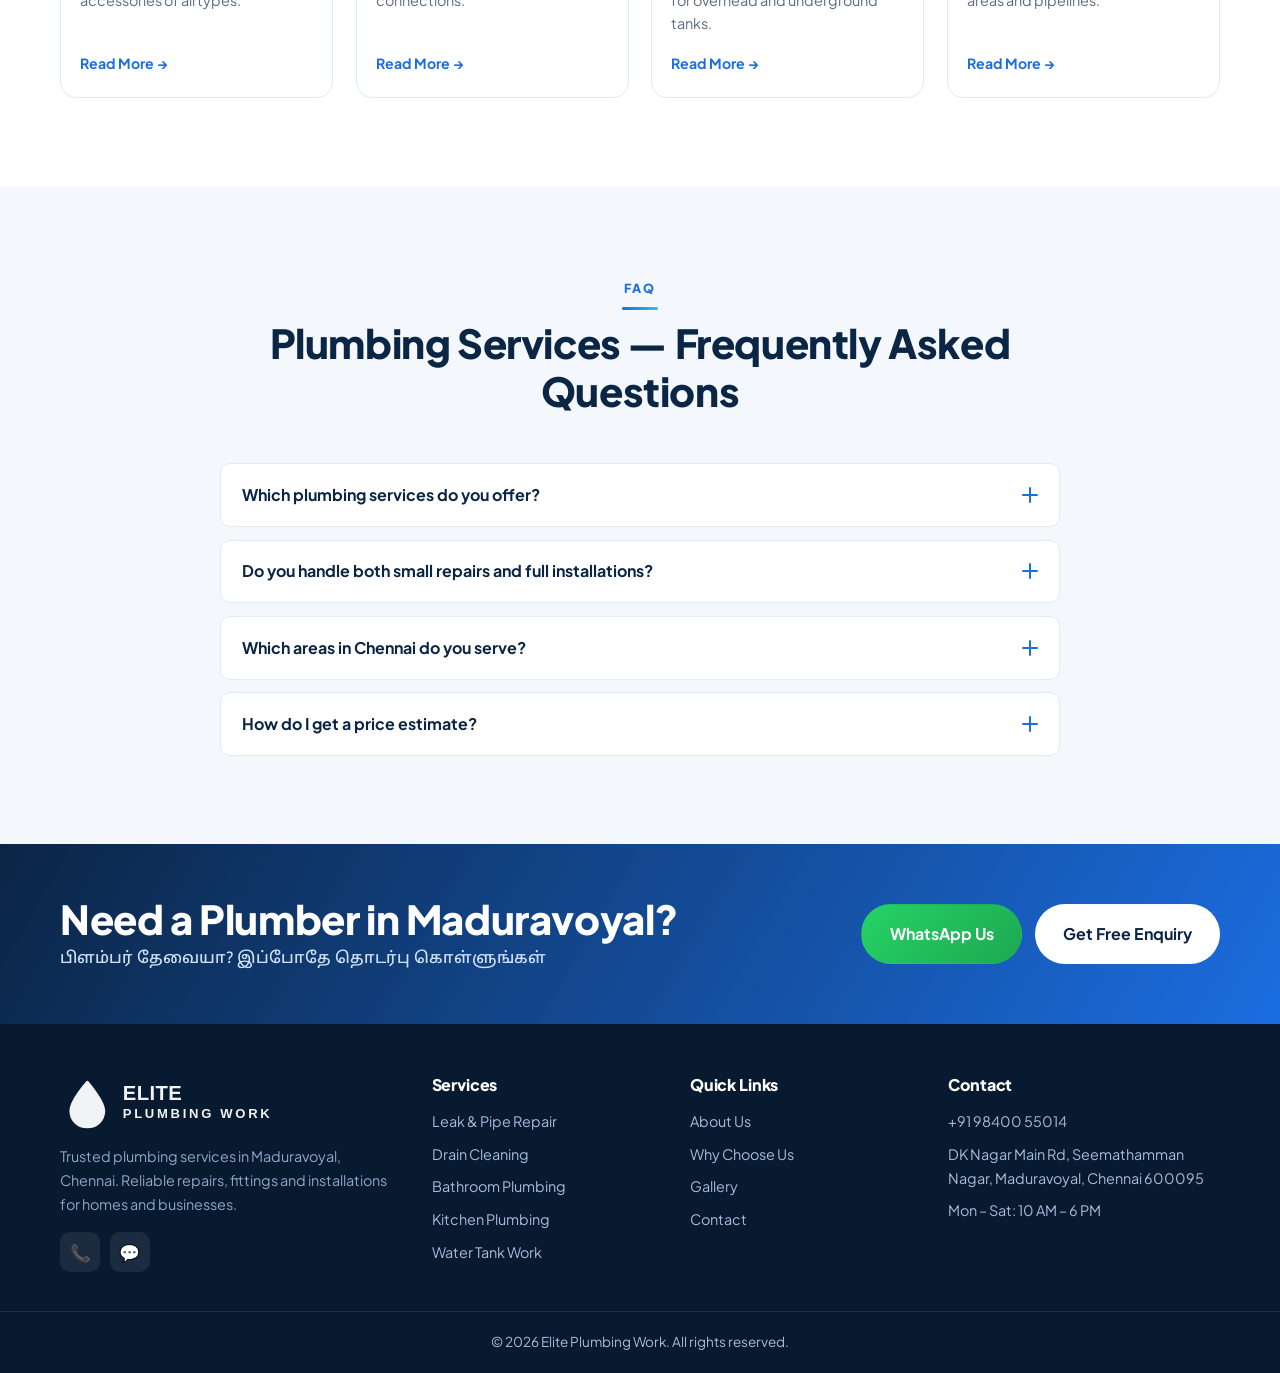
<file: services/index.html>
<!DOCTYPE html>
<html lang="en">
<head>
  <meta charset="UTF-8" />
  <meta name="viewport" content="width=device-width, initial-scale=1.0" />
  <script>if("scrollRestoration" in history){history.scrollRestoration="manual"}</script>
  <title>Plumbing Services in Chennai | Elite Plumbing Work – Maduravoyal</title>
  <meta name="description" content="Complete plumbing services in Chennai — leak repair, drain cleaning, bathroom & kitchen plumbing, tap fitting, toilet repair, water tank plumbing and new pipe installation. Call or WhatsApp +91 98400 55014." />
  <meta name="keywords" content="plumbing services Chennai, plumber Maduravoyal, Elite Plumbing Work services, residential plumber Chennai" />
  <meta name="theme-color" content="#0B2545" />
  <link rel="canonical" href="https://elite-plumbing-work.pages.dev/services/" />
  <meta property="og:type" content="website" />
  <meta property="og:title" content="Plumbing Services in Chennai | Elite Plumbing Work" />
  <meta property="og:description" content="Leak repair, drain cleaning, bathroom & kitchen plumbing, tap fitting, water tank work and more in Maduravoyal, Chennai." />
  <meta property="og:image" content="https://elite-plumbing-work.pages.dev/images/hero.jpg" />
  <meta name="twitter:card" content="summary_large_image" />
  <link rel="icon" type="image/svg+xml" href="../assets/favicon.svg" />
  <link rel="preconnect" href="https://fonts.googleapis.com" />
  <link rel="preconnect" href="https://fonts.gstatic.com" crossorigin />
  <link href="https://fonts.googleapis.com/css2?family=Plus+Jakarta+Sans:wght@400;500;600;700;800&family=Noto+Sans+Tamil:wght@400;500;600&display=swap" rel="stylesheet" />
  <link rel="stylesheet" href="../css/styles.css?v=2" />
</head>
<body>
  <script>if(!location.hash)window.scrollTo(0,0);</script>

  <header class="site-header" id="siteHeader">
    <div class="container header__inner">
      <a href="../index.html" class="brand" aria-label="Elite Plumbing Work home">
        <img src="../assets/logo.svg" alt="Elite Plumbing Work" class="brand__logo" width="220" height="54" />
      </a>

      <nav class="nav" id="primaryNav" aria-label="Main navigation">
        <ul class="nav__list">
          <li><a href="../index.html#services" class="nav__link">Services <span class="ta">சேவைகள்</span></a></li>
          <li><a href="../index.html#gallery" class="nav__link">Gallery <span class="ta">புகைப்படங்கள்</span></a></li>
          <li><a href="../index.html#contact" class="nav__link">Contact <span class="ta">தொடர்பு</span></a></li>
        </ul>
        <div class="nav__cta">
          <a href="https://wa.me/919840055014?text=Hi%20Elite%20Plumbing%20Work%2C%20I%20need%20plumbing%20service." target="_blank" rel="noopener" class="btn btn--whatsapp btn--sm">WhatsApp Us</a>
          <a href="../index.html#contact" class="btn btn--primary btn--sm">Get Free Enquiry</a>
        </div>
      </nav>

      <button class="nav-toggle" id="navToggle" aria-expanded="false" aria-controls="primaryNav" aria-label="Toggle menu"><span></span><span></span><span></span></button>
    </div>
  </header>

  <main>
    <nav class="breadcrumb" aria-label="Breadcrumb">
      <div class="container">
        <ol>
          <li><a href="../index.html">Home</a></li>
          <li aria-current="page">Services</li>
        </ol>
      </div>
    </nav>

    <section class="page-hero">
      <div class="container page-hero__grid">
        <div class="page-hero__text">
          <span class="eyebrow">Our Services</span>
          <h1>Complete Plumbing Services in Chennai</h1>
          <p class="page-hero__ta ta">சென்னையில் முழுமையான பிளம்பிங் சேவைகள்</p>
          <p>Eight professional plumbing services for homes, apartments, shops and offices — delivered by the trusted team at Elite Plumbing Work, Maduravoyal.</p>
          <div class="page-hero__actions">
            
            <a href="https://wa.me/919840055014?text=Hi%20Elite%20Plumbing%20Work%2C%20I%20need%20a%20plumber." target="_blank" rel="noopener" class="btn btn--whatsapp btn--lg">WhatsApp Us</a>
          <a href="../index.html#contact" class="btn btn--primary btn--lg">Get Free Enquiry</a>
          </div>
          <ul class="hero__chips">
            <li>★ 5.0 Google Rating</li>
            <li>✓ Mon–Sat 10 AM – 6 PM</li>
            <li>✓ Maduravoyal, Chennai</li>
          </ul>
        </div>
        <div class="page-hero__media">
          <img src="../images/hero.jpg" alt="Elite Plumbing Work — plumbing services in Maduravoyal, Chennai" />
        </div>
      </div>
    </section>

    <section class="section">
      <div class="container">
        <div class="section__head reveal">
          <span class="eyebrow">What We Do</span>
          <h2>Plumbing Services We Offer</h2>
          <p class="section__sub ta">நாங்கள் வழங்கும் சேவைகள்</p>
        </div>

        <div class="services-grid">
          <article class="service-card reveal">
            <a class="service-card__img" href="leak-detection-pipe-repair.html"><img src="../images/service-leak.jpg" alt="Plumber repairing a leaking water pipe in Chennai" loading="lazy" /></a>
            <div class="service-card__body">
              <h3><a href="leak-detection-pipe-repair.html">Leak Detection &amp; Pipe Repair</a></h3>
              <p>Accurate leak tracing and lasting pipe repairs that stop water damage and wastage.</p>
              <a class="service-card__link" href="leak-detection-pipe-repair.html">Read More →</a>
            </div>
          </article>

          <article class="service-card reveal">
            <a class="service-card__img" href="drain-blockage-removal.html"><img src="../images/service-drain.jpg" alt="Drain cleaning and blockage removal in Chennai" loading="lazy" /></a>
            <div class="service-card__body">
              <h3><a href="drain-blockage-removal.html">Drain Blockage Removal</a></h3>
              <p>Fast clearing of blocked drains, kitchen lines and bathroom outlets to restore flow.</p>
              <a class="service-card__link" href="drain-blockage-removal.html">Read More →</a>
            </div>
          </article>

          <article class="service-card reveal">
            <a class="service-card__img" href="bathroom-plumbing.html"><img src="../images/service-bathroom.jpg" alt="Bathroom plumbing and fittings in Chennai" loading="lazy" /></a>
            <div class="service-card__body">
              <h3><a href="bathroom-plumbing.html">Bathroom Plumbing</a></h3>
              <p>Wash basin, shower, WC connection and complete bathroom fitting and repair work.</p>
              <a class="service-card__link" href="bathroom-plumbing.html">Read More →</a>
            </div>
          </article>

          <article class="service-card reveal">
            <a class="service-card__img" href="kitchen-plumbing.html"><img src="../images/service-kitchen.jpg" alt="Kitchen sink and plumbing line work in Chennai" loading="lazy" /></a>
            <div class="service-card__body">
              <h3><a href="kitchen-plumbing.html">Kitchen Plumbing</a></h3>
              <p>Sink installation, water line connections and drainage repairs for a hassle-free kitchen.</p>
              <a class="service-card__link" href="kitchen-plumbing.html">Read More →</a>
            </div>
          </article>

          <article class="service-card reveal">
            <a class="service-card__img" href="tap-faucet-mixer-fitting.html"><img src="../images/service-tap.jpg" alt="Tap and mixer fitting in Chennai" loading="lazy" /></a>
            <div class="service-card__body">
              <h3><a href="tap-faucet-mixer-fitting.html">Tap, Faucet &amp; Mixer Fitting</a></h3>
              <p>Replacement and installation of taps, mixers and plumbing accessories of all types.</p>
              <a class="service-card__link" href="tap-faucet-mixer-fitting.html">Read More →</a>
            </div>
          </article>

          <article class="service-card reveal">
            <a class="service-card__img" href="toilet-flush-repair.html"><img src="../images/service-toilet.jpg" alt="Toilet and flush repair in Chennai" loading="lazy" /></a>
            <div class="service-card__body">
              <h3><a href="toilet-flush-repair.html">Toilet &amp; Flush Repair</a></h3>
              <p>Repair and replacement of flush tanks, toilet fittings and water connections.</p>
              <a class="service-card__link" href="toilet-flush-repair.html">Read More →</a>
            </div>
          </article>

          <article class="service-card reveal">
            <a class="service-card__img" href="water-tank-plumbing.html"><img src="../images/service-tank.jpg" alt="Water tank plumbing in Chennai" loading="lazy" /></a>
            <div class="service-card__body">
              <h3><a href="water-tank-plumbing.html">Water Tank Plumbing</a></h3>
              <p>Inlet and outlet pipe fixing, overflow control and maintenance for overhead and underground tanks.</p>
              <a class="service-card__link" href="water-tank-plumbing.html">Read More →</a>
            </div>
          </article>

          <article class="service-card reveal">
            <a class="service-card__img" href="new-pipe-installation.html"><img src="../images/service-install.jpg" alt="New plumbing pipe installation in Chennai" loading="lazy" /></a>
            <div class="service-card__body">
              <h3><a href="new-pipe-installation.html">New Pipe Installation</a></h3>
              <p>Complete plumbing installation for new homes, renovations, utility areas and pipelines.</p>
              <a class="service-card__link" href="new-pipe-installation.html">Read More →</a>
            </div>
          </article>
        </div>
      </div>
    </section>

    <section class="section section--alt">
      <div class="container container--narrow">
        <div class="section__head reveal">
          <span class="eyebrow">FAQ</span>
          <h2>Plumbing Services — Frequently Asked Questions</h2>
        </div>
        <div class="faq">
          <div class="faq__item reveal"><button class="faq__q" aria-expanded="false">Which plumbing services do you offer?<span class="faq__icon"></span></button><div class="faq__a"><p>We cover leak and pipe repair, drain blockage removal, bathroom plumbing, kitchen plumbing, tap and mixer fitting, toilet and flush repair, water tank plumbing and new pipe installation.</p></div></div>
          <div class="faq__item reveal"><button class="faq__q" aria-expanded="false">Do you handle both small repairs and full installations?<span class="faq__icon"></span></button><div class="faq__a"><p>Yes. We take up single-tap repairs through to complete plumbing for new homes, renovations and commercial spaces.</p></div></div>
          <div class="faq__item reveal"><button class="faq__q" aria-expanded="false">Which areas in Chennai do you serve?<span class="faq__icon"></span></button><div class="faq__a"><p>We are based in Maduravoyal and serve Chennai and nearby localities. Message us your location on WhatsApp to confirm availability.</p></div></div>
          <div class="faq__item reveal"><button class="faq__q" aria-expanded="false">How do I get a price estimate?<span class="faq__icon"></span></button><div class="faq__a"><p>Send your enquiry with a short description or photo on WhatsApp. We will explain the work and give a clear estimate before starting.</p></div></div>
        </div>
      </div>
    </section>

    <section class="cta-band">
      <div class="container cta-band__inner">
        <div>
          <h2>Need a Plumber in Maduravoyal?</h2>
          <p class="ta">பிளம்பர் தேவையா? இப்போதே தொடர்பு கொள்ளுங்கள்</p>
        </div>
        <div class="cta-band__actions">
          
          <a href="https://wa.me/919840055014?text=Hi%20Elite%20Plumbing%20Work%2C%20I%20need%20a%20plumber." target="_blank" rel="noopener" class="btn btn--whatsapp btn--lg">WhatsApp Us</a>
          <a href="../index.html#contact" class="btn btn--light btn--lg">Get Free Enquiry</a>
        </div>
      </div>
    </section>
  </main>

  <footer class="footer">
    <div class="container footer__grid">
      <div class="footer__brand">
        <img src="../assets/logo.svg" alt="Elite Plumbing Work" width="220" height="54" class="footer__logo" />
        <p>Trusted plumbing services in Maduravoyal, Chennai. Reliable repairs, fittings and installations for homes and businesses.</p>
        <div class="footer__social">
          <a href="tel:+919840055014" aria-label="Call Elite Plumbing Work">📞</a>
          <a href="https://wa.me/919840055014" target="_blank" rel="noopener" aria-label="WhatsApp Elite Plumbing Work">💬</a>
        </div>
      </div>
      <div class="footer__col">
        <h4>Services</h4>
        <ul>
          <li><a href="leak-detection-pipe-repair.html">Leak &amp; Pipe Repair</a></li>
          <li><a href="drain-blockage-removal.html">Drain Cleaning</a></li>
          <li><a href="bathroom-plumbing.html">Bathroom Plumbing</a></li>
          <li><a href="kitchen-plumbing.html">Kitchen Plumbing</a></li>
          <li><a href="water-tank-plumbing.html">Water Tank Work</a></li>
        </ul>
      </div>
      <div class="footer__col">
        <h4>Quick Links</h4>
        <ul>
          <li><a href="../index.html#about">About Us</a></li>
          <li><a href="../index.html#why">Why Choose Us</a></li>
          
          <li><a href="../index.html#gallery">Gallery</a></li>
          <li><a href="../index.html#contact">Contact</a></li>
        </ul>
      </div>
      <div class="footer__col">
        <h4>Contact</h4>
        <ul>
          <li><a href="tel:+919840055014">+91 98400 55014</a></li>
          <li>DK Nagar Main Rd, Seemathamman Nagar, Maduravoyal, Chennai 600095</li>
          <li>Mon – Sat: 10 AM – 6 PM</li>
        </ul>
      </div>
    </div>
    <div class="footer__bottom"><p>© <span id="year"></span> Elite Plumbing Work. All rights reserved.</p></div>
  </footer>

  <a class="fab fab--whatsapp" href="https://wa.me/919840055014?text=Hi%20Elite%20Plumbing%20Work%2C%20I%20need%20a%20plumber." target="_blank" rel="noopener" aria-label="Chat on WhatsApp">
    <svg viewBox="0 0 24 24" aria-hidden="true"><path d="M12 2a10 10 0 0 0-8.6 15.1L2 22l5-1.3A10 10 0 1 0 12 2zm0 18a8 8 0 0 1-4.1-1.1l-.3-.2-3 .8.8-2.9-.2-.3A8 8 0 1 1 12 20zm4.4-5.9c-.2-.1-1.4-.7-1.6-.8s-.4-.1-.5.1-.6.8-.8 1-.3.2-.5.1a6.5 6.5 0 0 1-1.9-1.2 7.2 7.2 0 0 1-1.3-1.7c-.1-.2 0-.4.1-.5l.4-.5.3-.5v-.5l-.8-1.8c-.2-.5-.4-.4-.5-.4h-.5a1 1 0 0 0-.7.3 2.9 2.9 0 0 0-.9 2.2 5 5 0 0 0 1.1 2.7 11.5 11.5 0 0 0 4.4 3.9c2.5 1 2.5.7 3 .6a2.6 2.6 0 0 0 1.7-1.2 2.1 2.1 0 0 0 .2-1.2c-.1-.2-.3-.3-.5-.4z"/></svg>
    <span class="fab__text">Chat with us</span>
  </a>
  <button class="to-top" id="toTop" aria-label="Back to top">↑</button>
  <div class="mobile-bar">
    <a href="https://wa.me/919840055014?text=Hi%20Elite%20Plumbing%20Work%2C%20I%20need%20a%20plumber." target="_blank" rel="noopener" class="mobile-bar__item mobile-bar__item--wa"><span>💬</span>WhatsApp</a>
    <a href="../index.html#contact" class="mobile-bar__item"><span>✉️</span>Enquiry</a>
  </div>

  <script type="application/ld+json">
  {
    "@context": "https://schema.org",
    "@type": "CollectionPage",
    "name": "Plumbing Services in Chennai",
    "description": "Complete plumbing services offered by Elite Plumbing Work in Maduravoyal, Chennai.",
    "url": "./",
    "mainEntity": {
      "@type": "ItemList",
      "itemListElement": [
        {"@type":"ListItem","position":1,"name":"Leak Detection & Pipe Repair","url":"leak-detection-pipe-repair.html"},
        {"@type":"ListItem","position":2,"name":"Drain Blockage Removal","url":"drain-blockage-removal.html"},
        {"@type":"ListItem","position":3,"name":"Bathroom Plumbing","url":"bathroom-plumbing.html"},
        {"@type":"ListItem","position":4,"name":"Kitchen Plumbing","url":"kitchen-plumbing.html"},
        {"@type":"ListItem","position":5,"name":"Tap, Faucet & Mixer Fitting","url":"tap-faucet-mixer-fitting.html"},
        {"@type":"ListItem","position":6,"name":"Toilet & Flush Repair","url":"toilet-flush-repair.html"},
        {"@type":"ListItem","position":7,"name":"Water Tank Plumbing","url":"water-tank-plumbing.html"},
        {"@type":"ListItem","position":8,"name":"New Pipe Installation","url":"new-pipe-installation.html"}
      ]
    }
  }
  </script>
  <script type="application/ld+json">
  {
    "@context": "https://schema.org",
    "@type": "BreadcrumbList",
    "itemListElement": [
      {"@type":"ListItem","position":1,"name":"Home","item":"../index.html"},
      {"@type":"ListItem","position":2,"name":"Services","item":"./"}
    ]
  }
  </script>
  <script src="../js/main.js?v=2" defer></script>
</body>
</html>
</file>
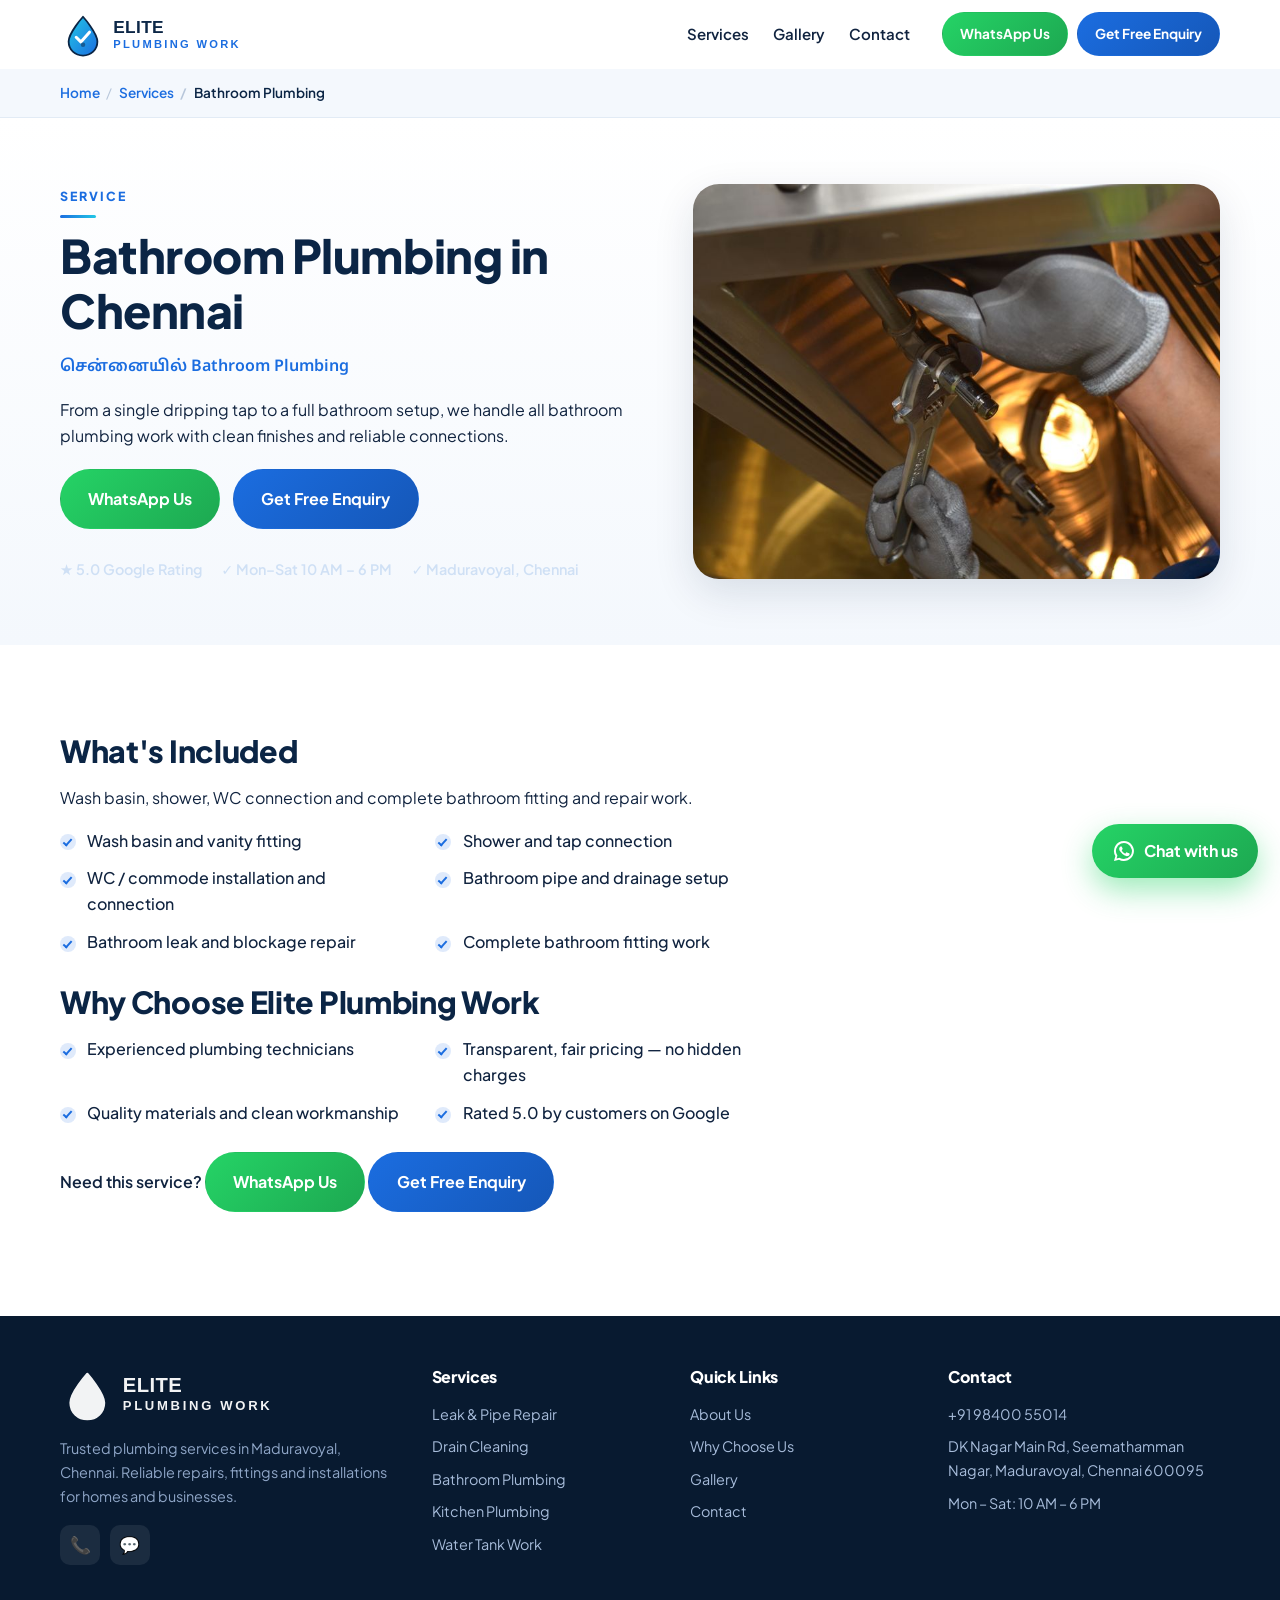
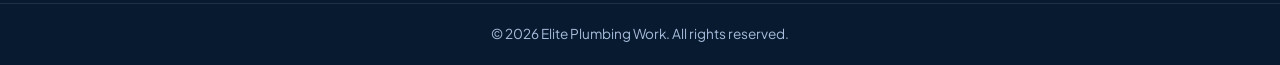
<file: services/bathroom-plumbing.html>
<!DOCTYPE html>
<html lang="en">
<head>
  <meta charset="UTF-8" />
  <meta name="viewport" content="width=device-width, initial-scale=1.0" />
  <script>if("scrollRestoration" in history){history.scrollRestoration="manual"}</script>
  <title>Bathroom Plumbing in Chennai | Elite Plumbing Work – Maduravoyal</title>
  <meta name="description" content="Bathroom Plumbing in Chennai by Elite Plumbing Work, Maduravoyal. Wash basin, shower, WC connection and complete bathroom fitting and repair work. Call or WhatsApp +91 98400 55014." />
  <meta name="keywords" content="Bathroom Plumbing Chennai, plumber Maduravoyal, Elite Plumbing Work, bathroom plumbing near me" />
  <meta name="theme-color" content="#0B2545" />
  <link rel="canonical" href="https://elite-plumbing-work.pages.dev/services/bathroom-plumbing.html" />
  <meta property="og:type" content="article" />
  <meta property="og:title" content="Bathroom Plumbing in Chennai | Elite Plumbing Work" />
  <meta property="og:description" content="Wash basin, shower, WC connection and complete bathroom fitting and repair work." />
  <meta property="og:image" content="https://elite-plumbing-work.pages.dev/images/service-bathroom.jpg" />
  <meta name="twitter:card" content="summary_large_image" />
  <link rel="icon" type="image/svg+xml" href="../assets/favicon.svg" />
  <link rel="preconnect" href="https://fonts.googleapis.com" />
  <link rel="preconnect" href="https://fonts.gstatic.com" crossorigin />
  <link href="https://fonts.googleapis.com/css2?family=Plus+Jakarta+Sans:wght@400;500;600;700;800&family=Noto+Sans+Tamil:wght@400;500;600&display=swap" rel="stylesheet" />
  <link rel="stylesheet" href="../css/styles.css?v=2" />
</head>
<body>
  <script>if(!location.hash)window.scrollTo(0,0);</script>

  <header class="site-header" id="siteHeader">
    <div class="container header__inner">
      <a href="../index.html" class="brand" aria-label="Elite Plumbing Work home">
        <img src="../assets/logo.svg" alt="Elite Plumbing Work" class="brand__logo" width="220" height="54" />
      </a>

      <nav class="nav" id="primaryNav" aria-label="Main navigation">
        <ul class="nav__list">
          <li><a href="../index.html#services" class="nav__link">Services <span class="ta">சேவைகள்</span></a></li>
          <li><a href="../index.html#gallery" class="nav__link">Gallery <span class="ta">புகைப்படங்கள்</span></a></li>
          <li><a href="../index.html#contact" class="nav__link">Contact <span class="ta">தொடர்பு</span></a></li>
        </ul>
        <div class="nav__cta">
          <a href="https://wa.me/919840055014?text=Hi%20Elite%20Plumbing%20Work%2C%20I%20need%20plumbing%20service." target="_blank" rel="noopener" class="btn btn--whatsapp btn--sm">WhatsApp Us</a>
          <a href="../index.html#contact" class="btn btn--primary btn--sm">Get Free Enquiry</a>
        </div>
      </nav>

      <button class="nav-toggle" id="navToggle" aria-expanded="false" aria-controls="primaryNav" aria-label="Toggle menu"><span></span><span></span><span></span></button>
    </div>
  </header>

  <main>
    <nav class="breadcrumb" aria-label="Breadcrumb">
      <div class="container">
        <ol>
          <li><a href="../index.html">Home</a></li>
          <li><a href="../index.html#services">Services</a></li>
          <li aria-current="page">Bathroom Plumbing</li>
        </ol>
      </div>
    </nav>

    <section class="page-hero">
      <div class="container page-hero__grid">
        <div class="page-hero__text">
          <span class="eyebrow">Service</span>
          <h1>Bathroom Plumbing in Chennai</h1>
          <p class="page-hero__ta ta">சென்னையில் Bathroom Plumbing</p>
          <p>From a single dripping tap to a full bathroom setup, we handle all bathroom plumbing work with clean finishes and reliable connections.</p>
          <div class="page-hero__actions">
            
            <a href="https://wa.me/919840055014?text=Hi%20Elite%20Plumbing%20Work%2C%20I%20need%20help%20with%20bathroom%20plumbing." target="_blank" rel="noopener" class="btn btn--whatsapp btn--lg">WhatsApp Us</a>
          <a href="../index.html#contact" class="btn btn--primary btn--lg">Get Free Enquiry</a>
          </div>
          <ul class="hero__chips">
            <li>★ 5.0 Google Rating</li>
            <li>✓ Mon–Sat 10 AM – 6 PM</li>
            <li>✓ Maduravoyal, Chennai</li>
          </ul>
        </div>
        <div class="page-hero__media">
          <img src="../images/service-bathroom.jpg" alt="Bathroom plumbing and fittings work in Chennai" />
        </div>
      </div>
    </section>

    <section class="section">
      <div class="container page-content">
        <div class="page-main">
          <h2>What's Included</h2>
          <p>Wash basin, shower, WC connection and complete bathroom fitting and repair work.</p>
          <ul class="includes">
            <li>Wash basin and vanity fitting</li>
            <li>Shower and tap connection</li>
            <li>WC / commode installation and connection</li>
            <li>Bathroom pipe and drainage setup</li>
            <li>Bathroom leak and blockage repair</li>
            <li>Complete bathroom fitting work</li>
          </ul>

          <h2>Why Choose Elite Plumbing Work</h2>
          <ul class="includes includes--why">
            <li>Experienced plumbing technicians</li>
            <li>Transparent, fair pricing — no hidden charges</li>
            <li>Quality materials and clean workmanship</li>
            <li>Rated 5.0 by customers on Google</li>
          </ul>
          <p class="page-cta-line">Need this service? 
          <a href="https://wa.me/919840055014?text=Hi%20Elite%20Plumbing%20Work%2C%20I%20need%20help%20with%20bathroom%20plumbing." target="_blank" rel="noopener" class="btn btn--whatsapp btn--lg">WhatsApp Us</a>
          <a href="../index.html#contact" class="btn btn--primary btn--lg">Get Free Enquiry</a>
          </p>
        </div>
      </div>
    </section>
  </main>

  <footer class="footer">
    <div class="container footer__grid">
      <div class="footer__brand">
        <img src="../assets/logo.svg" alt="Elite Plumbing Work" width="220" height="54" class="footer__logo" />
        <p>Trusted plumbing services in Maduravoyal, Chennai. Reliable repairs, fittings and installations for homes and businesses.</p>
        <div class="footer__social">
          <a href="tel:+919840055014" aria-label="Call Elite Plumbing Work">📞</a>
          <a href="https://wa.me/919840055014" target="_blank" rel="noopener" aria-label="WhatsApp Elite Plumbing Work">💬</a>
        </div>
      </div>
      <div class="footer__col">
        <h4>Services</h4>
        <ul>
          <li><a href="leak-detection-pipe-repair.html">Leak &amp; Pipe Repair</a></li>
          <li><a href="drain-blockage-removal.html">Drain Cleaning</a></li>
          <li><a href="bathroom-plumbing.html">Bathroom Plumbing</a></li>
          <li><a href="kitchen-plumbing.html">Kitchen Plumbing</a></li>
          <li><a href="water-tank-plumbing.html">Water Tank Work</a></li>
        </ul>
      </div>
      <div class="footer__col">
        <h4>Quick Links</h4>
        <ul>
          <li><a href="../index.html#about">About Us</a></li>
          <li><a href="../index.html#why">Why Choose Us</a></li>
          
          <li><a href="../index.html#gallery">Gallery</a></li>
          <li><a href="../index.html#contact">Contact</a></li>
        </ul>
      </div>
      <div class="footer__col">
        <h4>Contact</h4>
        <ul>
          <li><a href="tel:+919840055014">+91 98400 55014</a></li>
          <li>DK Nagar Main Rd, Seemathamman Nagar, Maduravoyal, Chennai 600095</li>
          <li>Mon – Sat: 10 AM – 6 PM</li>
        </ul>
      </div>
    </div>
    <div class="footer__bottom"><p>© <span id="year"></span> Elite Plumbing Work. All rights reserved.</p></div>
  </footer>

  <a class="fab fab--whatsapp" href="https://wa.me/919840055014?text=Hi%20Elite%20Plumbing%20Work%2C%20I%20need%20help%20with%20plumbing%20work." target="_blank" rel="noopener" aria-label="Chat on WhatsApp">
    <svg viewBox="0 0 24 24" aria-hidden="true"><path d="M12 2a10 10 0 0 0-8.6 15.1L2 22l5-1.3A10 10 0 1 0 12 2zm0 18a8 8 0 0 1-4.1-1.1l-.3-.2-3 .8.8-2.9-.2-.3A8 8 0 1 1 12 20zm4.4-5.9c-.2-.1-1.4-.7-1.6-.8s-.4-.1-.5.1-.6.8-.8 1-.3.2-.5.1a6.5 6.5 0 0 1-1.9-1.2 7.2 7.2 0 0 1-1.3-1.7c-.1-.2 0-.4.1-.5l.4-.5.3-.5v-.5l-.8-1.8c-.2-.5-.4-.4-.5-.4h-.5a1 1 0 0 0-.7.3 2.9 2.9 0 0 0-.9 2.2 5 5 0 0 0 1.1 2.7 11.5 11.5 0 0 0 4.4 3.9c2.5 1 2.5.7 3 .6a2.6 2.6 0 0 0 1.7-1.2 2.1 2.1 0 0 0 .2-1.2c-.1-.2-.3-.3-.5-.4z"/></svg>
    <span class="fab__text">Chat with us</span>
  </a>
  <button class="to-top" id="toTop" aria-label="Back to top">↑</button>
  <div class="mobile-bar">
    <a href="https://wa.me/919840055014?text=Hi%20Elite%20Plumbing%20Work%2C%20I%20need%20help%20with%20plumbing%20work." target="_blank" rel="noopener" class="mobile-bar__item mobile-bar__item--wa"><span>💬</span>WhatsApp</a>
    <a href="../index.html#contact" class="mobile-bar__item"><span>✉️</span>Enquiry</a>
  </div>
  <script type="application/ld+json">{"@context":"https://schema.org","@type":"Service","serviceType":"Bathroom Plumbing","name":"Bathroom Plumbing in Chennai","description":"Wash basin, shower, WC connection and complete bathroom fitting and repair work.","areaServed":{"@type":"City","name":"Chennai"},"provider":{"@type":"Plumber","name":"Elite Plumbing Work","telephone":"+91-98400-55014","address":{"@type":"PostalAddress","streetAddress":"DK Nagar Main Rd, Seemathamman Nagar, Maduravoyal","addressLocality":"Chennai","addressRegion":"Tamil Nadu","postalCode":"600095","addressCountry":"IN"}},"url":"bathroom-plumbing.html"}</script>
  <script type="application/ld+json">{"@context":"https://schema.org","@type":"FAQPage","mainEntity":[{"@type":"Question","name":"Do you handle complete bathroom plumbing?","acceptedAnswer":{"@type":"Answer","text":"Yes. We take up everything from pipe lines and drainage to wash basin, shower and commode connections for new bathrooms and renovations."}},{"@type":"Question","name":"Can you fix a leaking bathroom fitting?","acceptedAnswer":{"@type":"Answer","text":"Yes. We repair leaking taps, showers, basins and WC connections, and replace worn parts where needed."}},{"@type":"Question","name":"Do you work on bathroom renovations?","acceptedAnswer":{"@type":"Answer","text":"Yes. We provide plumbing for new bathrooms, extensions and renovation projects in homes and commercial spaces."}}]}</script>
  <script type="application/ld+json">{"@context":"https://schema.org","@type":"BreadcrumbList","itemListElement":[{"@type":"ListItem","position":1,"name":"Home","item":"../index.html"},{"@type":"ListItem","position":2,"name":"Services","item":"../index.html#services"},{"@type":"ListItem","position":3,"name":"Bathroom Plumbing","item":"bathroom-plumbing.html"}]}</script>
  <script src="../js/main.js?v=2" defer></script>
</body>
</html>
</file>
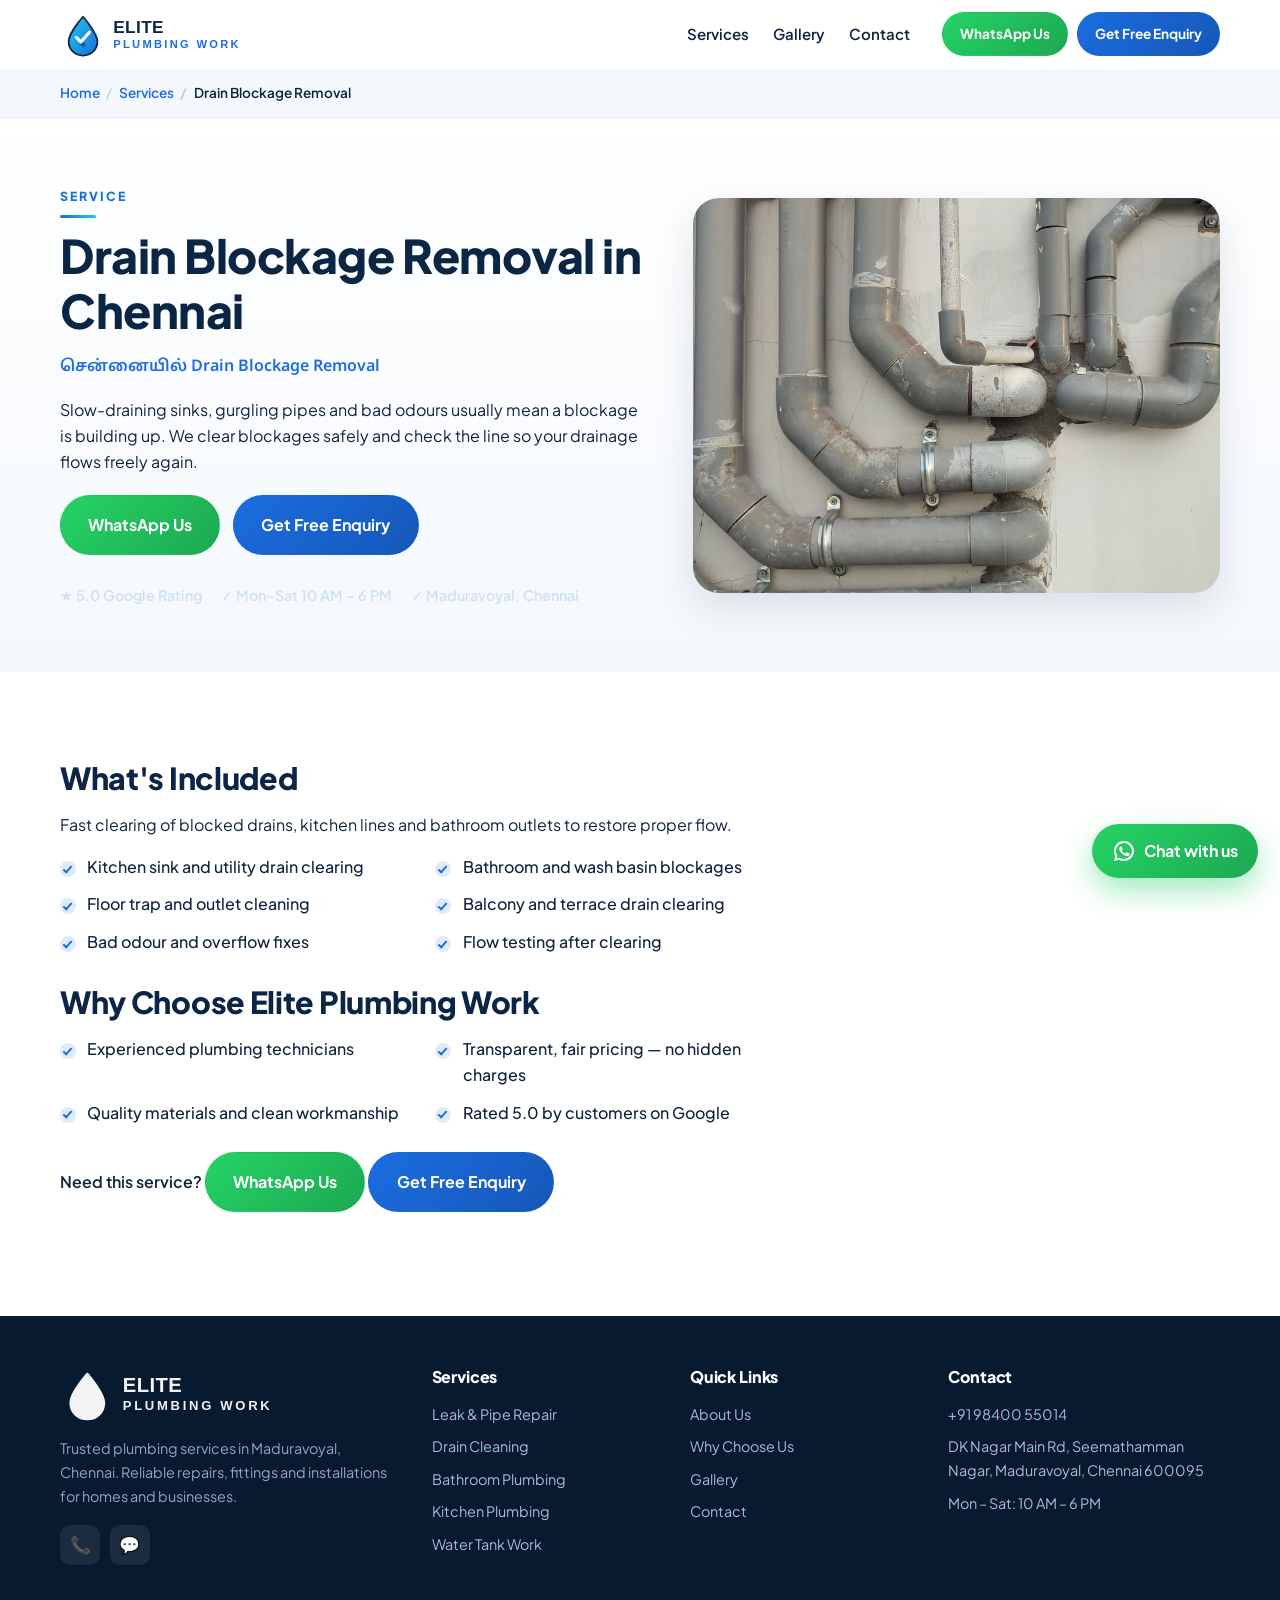
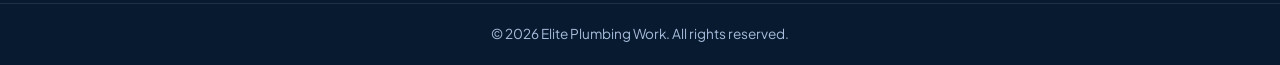
<file: services/drain-blockage-removal.html>
<!DOCTYPE html>
<html lang="en">
<head>
  <meta charset="UTF-8" />
  <meta name="viewport" content="width=device-width, initial-scale=1.0" />
  <script>if("scrollRestoration" in history){history.scrollRestoration="manual"}</script>
  <title>Drain Blockage Removal in Chennai | Elite Plumbing Work – Maduravoyal</title>
  <meta name="description" content="Drain Blockage Removal in Chennai by Elite Plumbing Work, Maduravoyal. Fast clearing of blocked drains, kitchen lines and bathroom outlets to restore proper flow. Call or WhatsApp +91 98400 55014." />
  <meta name="keywords" content="Drain Blockage Removal Chennai, plumber Maduravoyal, Elite Plumbing Work, drain blockage removal near me" />
  <meta name="theme-color" content="#0B2545" />
  <link rel="canonical" href="https://elite-plumbing-work.pages.dev/services/drain-blockage-removal.html" />
  <meta property="og:type" content="article" />
  <meta property="og:title" content="Drain Blockage Removal in Chennai | Elite Plumbing Work" />
  <meta property="og:description" content="Fast clearing of blocked drains, kitchen lines and bathroom outlets to restore proper flow." />
  <meta property="og:image" content="https://elite-plumbing-work.pages.dev/images/service-drain.jpg" />
  <meta name="twitter:card" content="summary_large_image" />
  <link rel="icon" type="image/svg+xml" href="../assets/favicon.svg" />
  <link rel="preconnect" href="https://fonts.googleapis.com" />
  <link rel="preconnect" href="https://fonts.gstatic.com" crossorigin />
  <link href="https://fonts.googleapis.com/css2?family=Plus+Jakarta+Sans:wght@400;500;600;700;800&family=Noto+Sans+Tamil:wght@400;500;600&display=swap" rel="stylesheet" />
  <link rel="stylesheet" href="../css/styles.css?v=2" />
</head>
<body>
  <script>if(!location.hash)window.scrollTo(0,0);</script>

  <header class="site-header" id="siteHeader">
    <div class="container header__inner">
      <a href="../index.html" class="brand" aria-label="Elite Plumbing Work home">
        <img src="../assets/logo.svg" alt="Elite Plumbing Work" class="brand__logo" width="220" height="54" />
      </a>

      <nav class="nav" id="primaryNav" aria-label="Main navigation">
        <ul class="nav__list">
          <li><a href="../index.html#services" class="nav__link">Services <span class="ta">சேவைகள்</span></a></li>
          <li><a href="../index.html#gallery" class="nav__link">Gallery <span class="ta">புகைப்படங்கள்</span></a></li>
          <li><a href="../index.html#contact" class="nav__link">Contact <span class="ta">தொடர்பு</span></a></li>
        </ul>
        <div class="nav__cta">
          <a href="https://wa.me/919840055014?text=Hi%20Elite%20Plumbing%20Work%2C%20I%20need%20plumbing%20service." target="_blank" rel="noopener" class="btn btn--whatsapp btn--sm">WhatsApp Us</a>
          <a href="../index.html#contact" class="btn btn--primary btn--sm">Get Free Enquiry</a>
        </div>
      </nav>

      <button class="nav-toggle" id="navToggle" aria-expanded="false" aria-controls="primaryNav" aria-label="Toggle menu"><span></span><span></span><span></span></button>
    </div>
  </header>

  <main>
    <nav class="breadcrumb" aria-label="Breadcrumb">
      <div class="container">
        <ol>
          <li><a href="../index.html">Home</a></li>
          <li><a href="../index.html#services">Services</a></li>
          <li aria-current="page">Drain Blockage Removal</li>
        </ol>
      </div>
    </nav>

    <section class="page-hero">
      <div class="container page-hero__grid">
        <div class="page-hero__text">
          <span class="eyebrow">Service</span>
          <h1>Drain Blockage Removal in Chennai</h1>
          <p class="page-hero__ta ta">சென்னையில் Drain Blockage Removal</p>
          <p>Slow-draining sinks, gurgling pipes and bad odours usually mean a blockage is building up. We clear blockages safely and check the line so your drainage flows freely again.</p>
          <div class="page-hero__actions">
            
            <a href="https://wa.me/919840055014?text=Hi%20Elite%20Plumbing%20Work%2C%20I%20need%20help%20with%20drain%20blockage%20removal." target="_blank" rel="noopener" class="btn btn--whatsapp btn--lg">WhatsApp Us</a>
          <a href="../index.html#contact" class="btn btn--primary btn--lg">Get Free Enquiry</a>
          </div>
          <ul class="hero__chips">
            <li>★ 5.0 Google Rating</li>
            <li>✓ Mon–Sat 10 AM – 6 PM</li>
            <li>✓ Maduravoyal, Chennai</li>
          </ul>
        </div>
        <div class="page-hero__media">
          <img src="../images/service-drain.jpg" alt="Drain cleaning and blockage removal in Chennai" />
        </div>
      </div>
    </section>

    <section class="section">
      <div class="container page-content">
        <div class="page-main">
          <h2>What's Included</h2>
          <p>Fast clearing of blocked drains, kitchen lines and bathroom outlets to restore proper flow.</p>
          <ul class="includes">
            <li>Kitchen sink and utility drain clearing</li>
            <li>Bathroom and wash basin blockages</li>
            <li>Floor trap and outlet cleaning</li>
            <li>Balcony and terrace drain clearing</li>
            <li>Bad odour and overflow fixes</li>
            <li>Flow testing after clearing</li>
          </ul>

          <h2>Why Choose Elite Plumbing Work</h2>
          <ul class="includes includes--why">
            <li>Experienced plumbing technicians</li>
            <li>Transparent, fair pricing — no hidden charges</li>
            <li>Quality materials and clean workmanship</li>
            <li>Rated 5.0 by customers on Google</li>
          </ul>
          <p class="page-cta-line">Need this service? 
          <a href="https://wa.me/919840055014?text=Hi%20Elite%20Plumbing%20Work%2C%20I%20need%20help%20with%20drain%20blockage%20removal." target="_blank" rel="noopener" class="btn btn--whatsapp btn--lg">WhatsApp Us</a>
          <a href="../index.html#contact" class="btn btn--primary btn--lg">Get Free Enquiry</a>
          </p>
        </div>
      </div>
    </section>
  </main>

  <footer class="footer">
    <div class="container footer__grid">
      <div class="footer__brand">
        <img src="../assets/logo.svg" alt="Elite Plumbing Work" width="220" height="54" class="footer__logo" />
        <p>Trusted plumbing services in Maduravoyal, Chennai. Reliable repairs, fittings and installations for homes and businesses.</p>
        <div class="footer__social">
          <a href="tel:+919840055014" aria-label="Call Elite Plumbing Work">📞</a>
          <a href="https://wa.me/919840055014" target="_blank" rel="noopener" aria-label="WhatsApp Elite Plumbing Work">💬</a>
        </div>
      </div>
      <div class="footer__col">
        <h4>Services</h4>
        <ul>
          <li><a href="leak-detection-pipe-repair.html">Leak &amp; Pipe Repair</a></li>
          <li><a href="drain-blockage-removal.html">Drain Cleaning</a></li>
          <li><a href="bathroom-plumbing.html">Bathroom Plumbing</a></li>
          <li><a href="kitchen-plumbing.html">Kitchen Plumbing</a></li>
          <li><a href="water-tank-plumbing.html">Water Tank Work</a></li>
        </ul>
      </div>
      <div class="footer__col">
        <h4>Quick Links</h4>
        <ul>
          <li><a href="../index.html#about">About Us</a></li>
          <li><a href="../index.html#why">Why Choose Us</a></li>
          
          <li><a href="../index.html#gallery">Gallery</a></li>
          <li><a href="../index.html#contact">Contact</a></li>
        </ul>
      </div>
      <div class="footer__col">
        <h4>Contact</h4>
        <ul>
          <li><a href="tel:+919840055014">+91 98400 55014</a></li>
          <li>DK Nagar Main Rd, Seemathamman Nagar, Maduravoyal, Chennai 600095</li>
          <li>Mon – Sat: 10 AM – 6 PM</li>
        </ul>
      </div>
    </div>
    <div class="footer__bottom"><p>© <span id="year"></span> Elite Plumbing Work. All rights reserved.</p></div>
  </footer>

  <a class="fab fab--whatsapp" href="https://wa.me/919840055014?text=Hi%20Elite%20Plumbing%20Work%2C%20I%20need%20help%20with%20plumbing%20work." target="_blank" rel="noopener" aria-label="Chat on WhatsApp">
    <svg viewBox="0 0 24 24" aria-hidden="true"><path d="M12 2a10 10 0 0 0-8.6 15.1L2 22l5-1.3A10 10 0 1 0 12 2zm0 18a8 8 0 0 1-4.1-1.1l-.3-.2-3 .8.8-2.9-.2-.3A8 8 0 1 1 12 20zm4.4-5.9c-.2-.1-1.4-.7-1.6-.8s-.4-.1-.5.1-.6.8-.8 1-.3.2-.5.1a6.5 6.5 0 0 1-1.9-1.2 7.2 7.2 0 0 1-1.3-1.7c-.1-.2 0-.4.1-.5l.4-.5.3-.5v-.5l-.8-1.8c-.2-.5-.4-.4-.5-.4h-.5a1 1 0 0 0-.7.3 2.9 2.9 0 0 0-.9 2.2 5 5 0 0 0 1.1 2.7 11.5 11.5 0 0 0 4.4 3.9c2.5 1 2.5.7 3 .6a2.6 2.6 0 0 0 1.7-1.2 2.1 2.1 0 0 0 .2-1.2c-.1-.2-.3-.3-.5-.4z"/></svg>
    <span class="fab__text">Chat with us</span>
  </a>
  <button class="to-top" id="toTop" aria-label="Back to top">↑</button>
  <div class="mobile-bar">
    <a href="https://wa.me/919840055014?text=Hi%20Elite%20Plumbing%20Work%2C%20I%20need%20help%20with%20plumbing%20work." target="_blank" rel="noopener" class="mobile-bar__item mobile-bar__item--wa"><span>💬</span>WhatsApp</a>
    <a href="../index.html#contact" class="mobile-bar__item"><span>✉️</span>Enquiry</a>
  </div>
  <script type="application/ld+json">{"@context":"https://schema.org","@type":"Service","serviceType":"Drain Blockage Removal","name":"Drain Blockage Removal in Chennai","description":"Fast clearing of blocked drains, kitchen lines and bathroom outlets to restore proper flow.","areaServed":{"@type":"City","name":"Chennai"},"provider":{"@type":"Plumber","name":"Elite Plumbing Work","telephone":"+91-98400-55014","address":{"@type":"PostalAddress","streetAddress":"DK Nagar Main Rd, Seemathamman Nagar, Maduravoyal","addressLocality":"Chennai","addressRegion":"Tamil Nadu","postalCode":"600095","addressCountry":"IN"}},"url":"drain-blockage-removal.html"}</script>
  <script type="application/ld+json">{"@context":"https://schema.org","@type":"FAQPage","mainEntity":[{"@type":"Question","name":"What causes a drain to block?","acceptedAnswer":{"@type":"Answer","text":"Grease and food in kitchen lines, hair and soap in bathroom lines, and general debris build-up over time are the most common causes. We clear the blockage and suggest how to avoid a repeat."}},{"@type":"Question","name":"Do you use harsh chemical drain cleaners?","acceptedAnswer":{"@type":"Answer","text":"No. We use proper mechanical clearing methods that remove the blockage without damaging your pipelines."}},{"@type":"Question","name":"Can a blocked drain cause a bad smell?","acceptedAnswer":{"@type":"Answer","text":"Yes. Standing water and trapped waste cause odours. Once the line is cleared and flushed properly, the smell usually goes away."}}]}</script>
  <script type="application/ld+json">{"@context":"https://schema.org","@type":"BreadcrumbList","itemListElement":[{"@type":"ListItem","position":1,"name":"Home","item":"../index.html"},{"@type":"ListItem","position":2,"name":"Services","item":"../index.html#services"},{"@type":"ListItem","position":3,"name":"Drain Blockage Removal","item":"drain-blockage-removal.html"}]}</script>
  <script src="../js/main.js?v=2" defer></script>
</body>
</html>
</file>
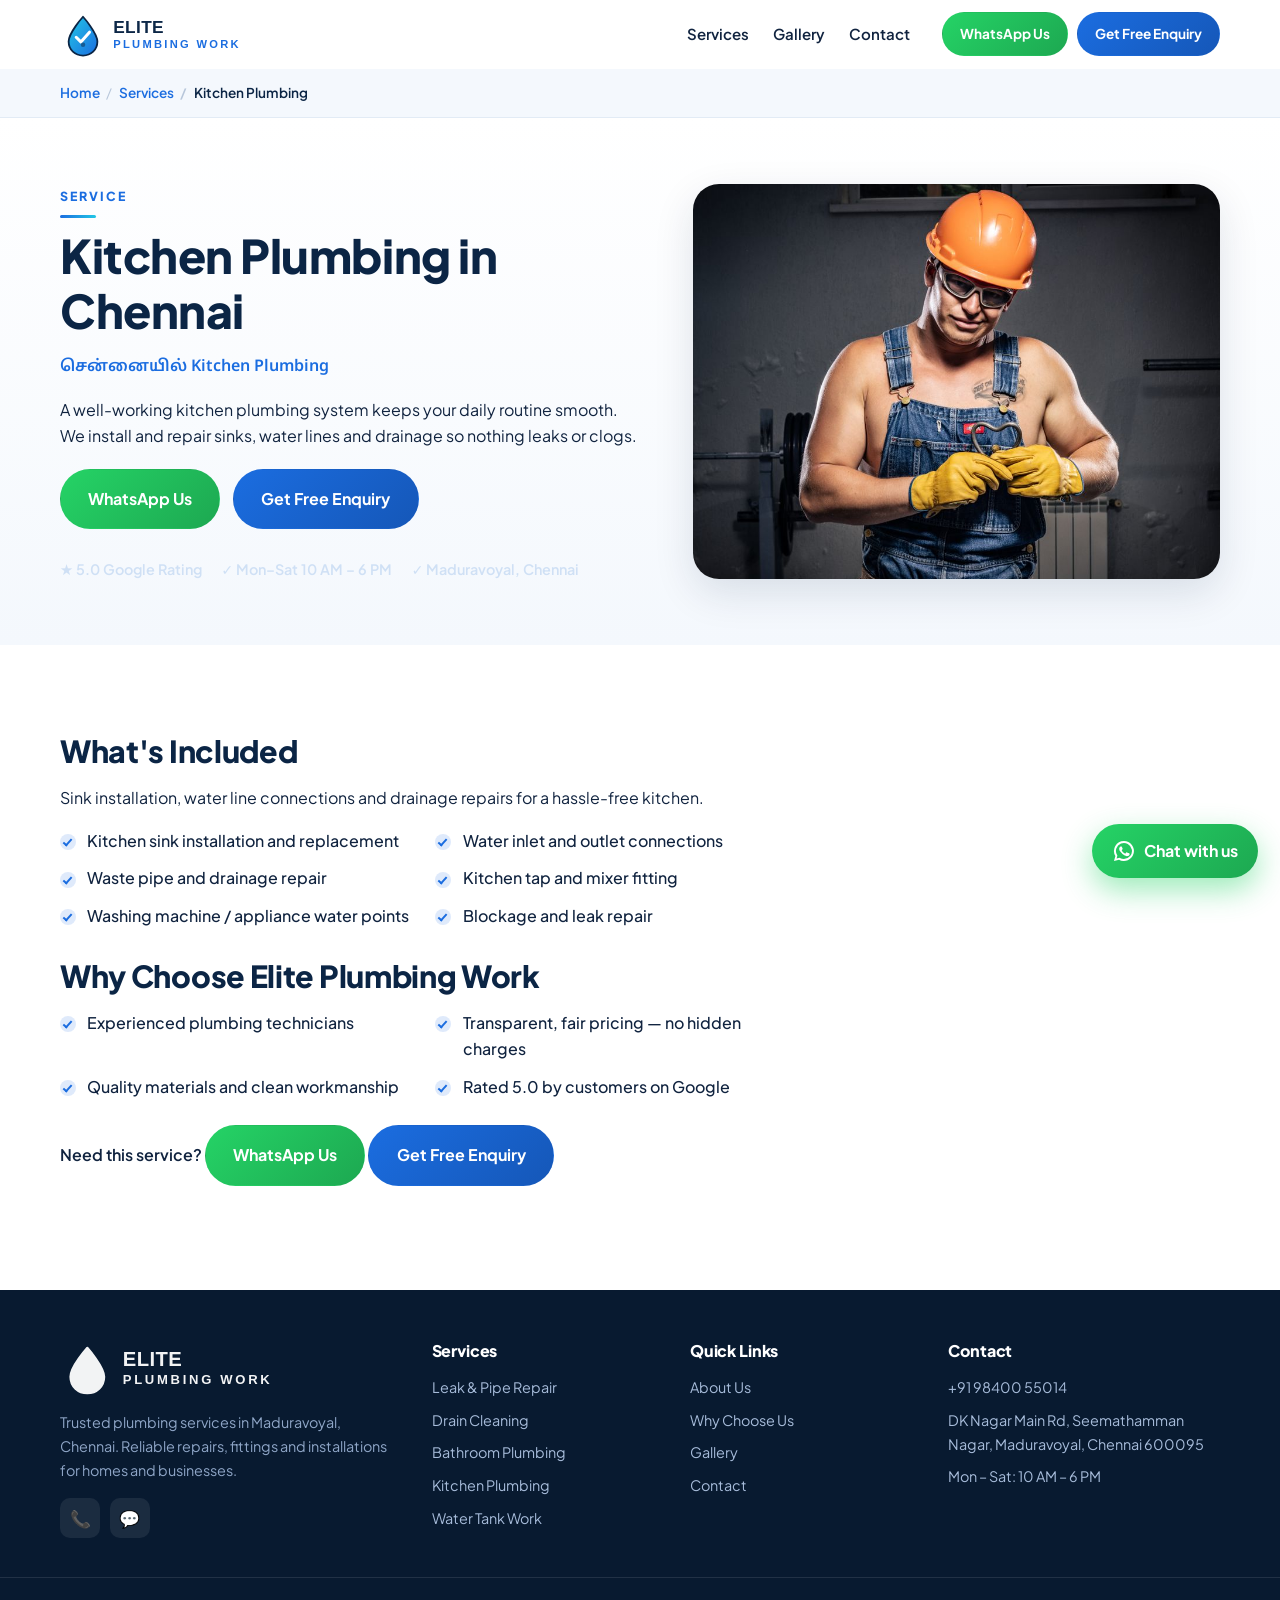
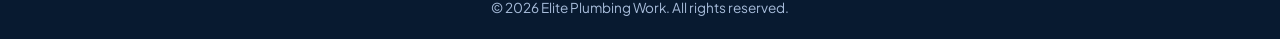
<file: services/kitchen-plumbing.html>
<!DOCTYPE html>
<html lang="en">
<head>
  <meta charset="UTF-8" />
  <meta name="viewport" content="width=device-width, initial-scale=1.0" />
  <script>if("scrollRestoration" in history){history.scrollRestoration="manual"}</script>
  <title>Kitchen Plumbing in Chennai | Elite Plumbing Work – Maduravoyal</title>
  <meta name="description" content="Kitchen Plumbing in Chennai by Elite Plumbing Work, Maduravoyal. Sink installation, water line connections and drainage repairs for a hassle-free kitchen. Call or WhatsApp +91 98400 55014." />
  <meta name="keywords" content="Kitchen Plumbing Chennai, plumber Maduravoyal, Elite Plumbing Work, kitchen plumbing near me" />
  <meta name="theme-color" content="#0B2545" />
  <link rel="canonical" href="https://elite-plumbing-work.pages.dev/services/kitchen-plumbing.html" />
  <meta property="og:type" content="article" />
  <meta property="og:title" content="Kitchen Plumbing in Chennai | Elite Plumbing Work" />
  <meta property="og:description" content="Sink installation, water line connections and drainage repairs for a hassle-free kitchen." />
  <meta property="og:image" content="https://elite-plumbing-work.pages.dev/images/service-kitchen.jpg" />
  <meta name="twitter:card" content="summary_large_image" />
  <link rel="icon" type="image/svg+xml" href="../assets/favicon.svg" />
  <link rel="preconnect" href="https://fonts.googleapis.com" />
  <link rel="preconnect" href="https://fonts.gstatic.com" crossorigin />
  <link href="https://fonts.googleapis.com/css2?family=Plus+Jakarta+Sans:wght@400;500;600;700;800&family=Noto+Sans+Tamil:wght@400;500;600&display=swap" rel="stylesheet" />
  <link rel="stylesheet" href="../css/styles.css?v=2" />
</head>
<body>
  <script>if(!location.hash)window.scrollTo(0,0);</script>

  <header class="site-header" id="siteHeader">
    <div class="container header__inner">
      <a href="../index.html" class="brand" aria-label="Elite Plumbing Work home">
        <img src="../assets/logo.svg" alt="Elite Plumbing Work" class="brand__logo" width="220" height="54" />
      </a>

      <nav class="nav" id="primaryNav" aria-label="Main navigation">
        <ul class="nav__list">
          <li><a href="../index.html#services" class="nav__link">Services <span class="ta">சேவைகள்</span></a></li>
          <li><a href="../index.html#gallery" class="nav__link">Gallery <span class="ta">புகைப்படங்கள்</span></a></li>
          <li><a href="../index.html#contact" class="nav__link">Contact <span class="ta">தொடர்பு</span></a></li>
        </ul>
        <div class="nav__cta">
          <a href="https://wa.me/919840055014?text=Hi%20Elite%20Plumbing%20Work%2C%20I%20need%20plumbing%20service." target="_blank" rel="noopener" class="btn btn--whatsapp btn--sm">WhatsApp Us</a>
          <a href="../index.html#contact" class="btn btn--primary btn--sm">Get Free Enquiry</a>
        </div>
      </nav>

      <button class="nav-toggle" id="navToggle" aria-expanded="false" aria-controls="primaryNav" aria-label="Toggle menu"><span></span><span></span><span></span></button>
    </div>
  </header>

  <main>
    <nav class="breadcrumb" aria-label="Breadcrumb">
      <div class="container">
        <ol>
          <li><a href="../index.html">Home</a></li>
          <li><a href="../index.html#services">Services</a></li>
          <li aria-current="page">Kitchen Plumbing</li>
        </ol>
      </div>
    </nav>

    <section class="page-hero">
      <div class="container page-hero__grid">
        <div class="page-hero__text">
          <span class="eyebrow">Service</span>
          <h1>Kitchen Plumbing in Chennai</h1>
          <p class="page-hero__ta ta">சென்னையில் Kitchen Plumbing</p>
          <p>A well-working kitchen plumbing system keeps your daily routine smooth. We install and repair sinks, water lines and drainage so nothing leaks or clogs.</p>
          <div class="page-hero__actions">
            
            <a href="https://wa.me/919840055014?text=Hi%20Elite%20Plumbing%20Work%2C%20I%20need%20help%20with%20kitchen%20plumbing." target="_blank" rel="noopener" class="btn btn--whatsapp btn--lg">WhatsApp Us</a>
          <a href="../index.html#contact" class="btn btn--primary btn--lg">Get Free Enquiry</a>
          </div>
          <ul class="hero__chips">
            <li>★ 5.0 Google Rating</li>
            <li>✓ Mon–Sat 10 AM – 6 PM</li>
            <li>✓ Maduravoyal, Chennai</li>
          </ul>
        </div>
        <div class="page-hero__media">
          <img src="../images/service-kitchen.jpg" alt="Kitchen sink and plumbing line work in Chennai" />
        </div>
      </div>
    </section>

    <section class="section">
      <div class="container page-content">
        <div class="page-main">
          <h2>What's Included</h2>
          <p>Sink installation, water line connections and drainage repairs for a hassle-free kitchen.</p>
          <ul class="includes">
            <li>Kitchen sink installation and replacement</li>
            <li>Water inlet and outlet connections</li>
            <li>Waste pipe and drainage repair</li>
            <li>Kitchen tap and mixer fitting</li>
            <li>Washing machine / appliance water points</li>
            <li>Blockage and leak repair</li>
          </ul>

          <h2>Why Choose Elite Plumbing Work</h2>
          <ul class="includes includes--why">
            <li>Experienced plumbing technicians</li>
            <li>Transparent, fair pricing — no hidden charges</li>
            <li>Quality materials and clean workmanship</li>
            <li>Rated 5.0 by customers on Google</li>
          </ul>
          <p class="page-cta-line">Need this service? 
          <a href="https://wa.me/919840055014?text=Hi%20Elite%20Plumbing%20Work%2C%20I%20need%20help%20with%20kitchen%20plumbing." target="_blank" rel="noopener" class="btn btn--whatsapp btn--lg">WhatsApp Us</a>
          <a href="../index.html#contact" class="btn btn--primary btn--lg">Get Free Enquiry</a>
          </p>
        </div>
      </div>
    </section>
  </main>

  <footer class="footer">
    <div class="container footer__grid">
      <div class="footer__brand">
        <img src="../assets/logo.svg" alt="Elite Plumbing Work" width="220" height="54" class="footer__logo" />
        <p>Trusted plumbing services in Maduravoyal, Chennai. Reliable repairs, fittings and installations for homes and businesses.</p>
        <div class="footer__social">
          <a href="tel:+919840055014" aria-label="Call Elite Plumbing Work">📞</a>
          <a href="https://wa.me/919840055014" target="_blank" rel="noopener" aria-label="WhatsApp Elite Plumbing Work">💬</a>
        </div>
      </div>
      <div class="footer__col">
        <h4>Services</h4>
        <ul>
          <li><a href="leak-detection-pipe-repair.html">Leak &amp; Pipe Repair</a></li>
          <li><a href="drain-blockage-removal.html">Drain Cleaning</a></li>
          <li><a href="bathroom-plumbing.html">Bathroom Plumbing</a></li>
          <li><a href="kitchen-plumbing.html">Kitchen Plumbing</a></li>
          <li><a href="water-tank-plumbing.html">Water Tank Work</a></li>
        </ul>
      </div>
      <div class="footer__col">
        <h4>Quick Links</h4>
        <ul>
          <li><a href="../index.html#about">About Us</a></li>
          <li><a href="../index.html#why">Why Choose Us</a></li>
          
          <li><a href="../index.html#gallery">Gallery</a></li>
          <li><a href="../index.html#contact">Contact</a></li>
        </ul>
      </div>
      <div class="footer__col">
        <h4>Contact</h4>
        <ul>
          <li><a href="tel:+919840055014">+91 98400 55014</a></li>
          <li>DK Nagar Main Rd, Seemathamman Nagar, Maduravoyal, Chennai 600095</li>
          <li>Mon – Sat: 10 AM – 6 PM</li>
        </ul>
      </div>
    </div>
    <div class="footer__bottom"><p>© <span id="year"></span> Elite Plumbing Work. All rights reserved.</p></div>
  </footer>

  <a class="fab fab--whatsapp" href="https://wa.me/919840055014?text=Hi%20Elite%20Plumbing%20Work%2C%20I%20need%20help%20with%20plumbing%20work." target="_blank" rel="noopener" aria-label="Chat on WhatsApp">
    <svg viewBox="0 0 24 24" aria-hidden="true"><path d="M12 2a10 10 0 0 0-8.6 15.1L2 22l5-1.3A10 10 0 1 0 12 2zm0 18a8 8 0 0 1-4.1-1.1l-.3-.2-3 .8.8-2.9-.2-.3A8 8 0 1 1 12 20zm4.4-5.9c-.2-.1-1.4-.7-1.6-.8s-.4-.1-.5.1-.6.8-.8 1-.3.2-.5.1a6.5 6.5 0 0 1-1.9-1.2 7.2 7.2 0 0 1-1.3-1.7c-.1-.2 0-.4.1-.5l.4-.5.3-.5v-.5l-.8-1.8c-.2-.5-.4-.4-.5-.4h-.5a1 1 0 0 0-.7.3 2.9 2.9 0 0 0-.9 2.2 5 5 0 0 0 1.1 2.7 11.5 11.5 0 0 0 4.4 3.9c2.5 1 2.5.7 3 .6a2.6 2.6 0 0 0 1.7-1.2 2.1 2.1 0 0 0 .2-1.2c-.1-.2-.3-.3-.5-.4z"/></svg>
    <span class="fab__text">Chat with us</span>
  </a>
  <button class="to-top" id="toTop" aria-label="Back to top">↑</button>
  <div class="mobile-bar">
    <a href="https://wa.me/919840055014?text=Hi%20Elite%20Plumbing%20Work%2C%20I%20need%20help%20with%20plumbing%20work." target="_blank" rel="noopener" class="mobile-bar__item mobile-bar__item--wa"><span>💬</span>WhatsApp</a>
    <a href="../index.html#contact" class="mobile-bar__item"><span>✉️</span>Enquiry</a>
  </div>
  <script type="application/ld+json">{"@context":"https://schema.org","@type":"Service","serviceType":"Kitchen Plumbing","name":"Kitchen Plumbing in Chennai","description":"Sink installation, water line connections and drainage repairs for a hassle-free kitchen.","areaServed":{"@type":"City","name":"Chennai"},"provider":{"@type":"Plumber","name":"Elite Plumbing Work","telephone":"+91-98400-55014","address":{"@type":"PostalAddress","streetAddress":"DK Nagar Main Rd, Seemathamman Nagar, Maduravoyal","addressLocality":"Chennai","addressRegion":"Tamil Nadu","postalCode":"600095","addressCountry":"IN"}},"url":"kitchen-plumbing.html"}</script>
  <script type="application/ld+json">{"@context":"https://schema.org","@type":"FAQPage","mainEntity":[{"@type":"Question","name":"Can you install a new kitchen sink?","acceptedAnswer":{"@type":"Answer","text":"Yes. We install and replace kitchen sinks and connect the water inlet, waste pipe and drainage properly."}},{"@type":"Question","name":"Why does my kitchen sink drain slowly?","acceptedAnswer":{"@type":"Answer","text":"It is usually a build-up of grease and food waste in the trap or line. We clear the blockage and check the drainage works correctly."}},{"@type":"Question","name":"Do you fix leaking kitchen pipes?","acceptedAnswer":{"@type":"Answer","text":"Yes. We repair leaking kitchen water lines, joints and taps, and replace damaged sections where required."}}]}</script>
  <script type="application/ld+json">{"@context":"https://schema.org","@type":"BreadcrumbList","itemListElement":[{"@type":"ListItem","position":1,"name":"Home","item":"../index.html"},{"@type":"ListItem","position":2,"name":"Services","item":"../index.html#services"},{"@type":"ListItem","position":3,"name":"Kitchen Plumbing","item":"kitchen-plumbing.html"}]}</script>
  <script src="../js/main.js?v=2" defer></script>
</body>
</html>
</file>
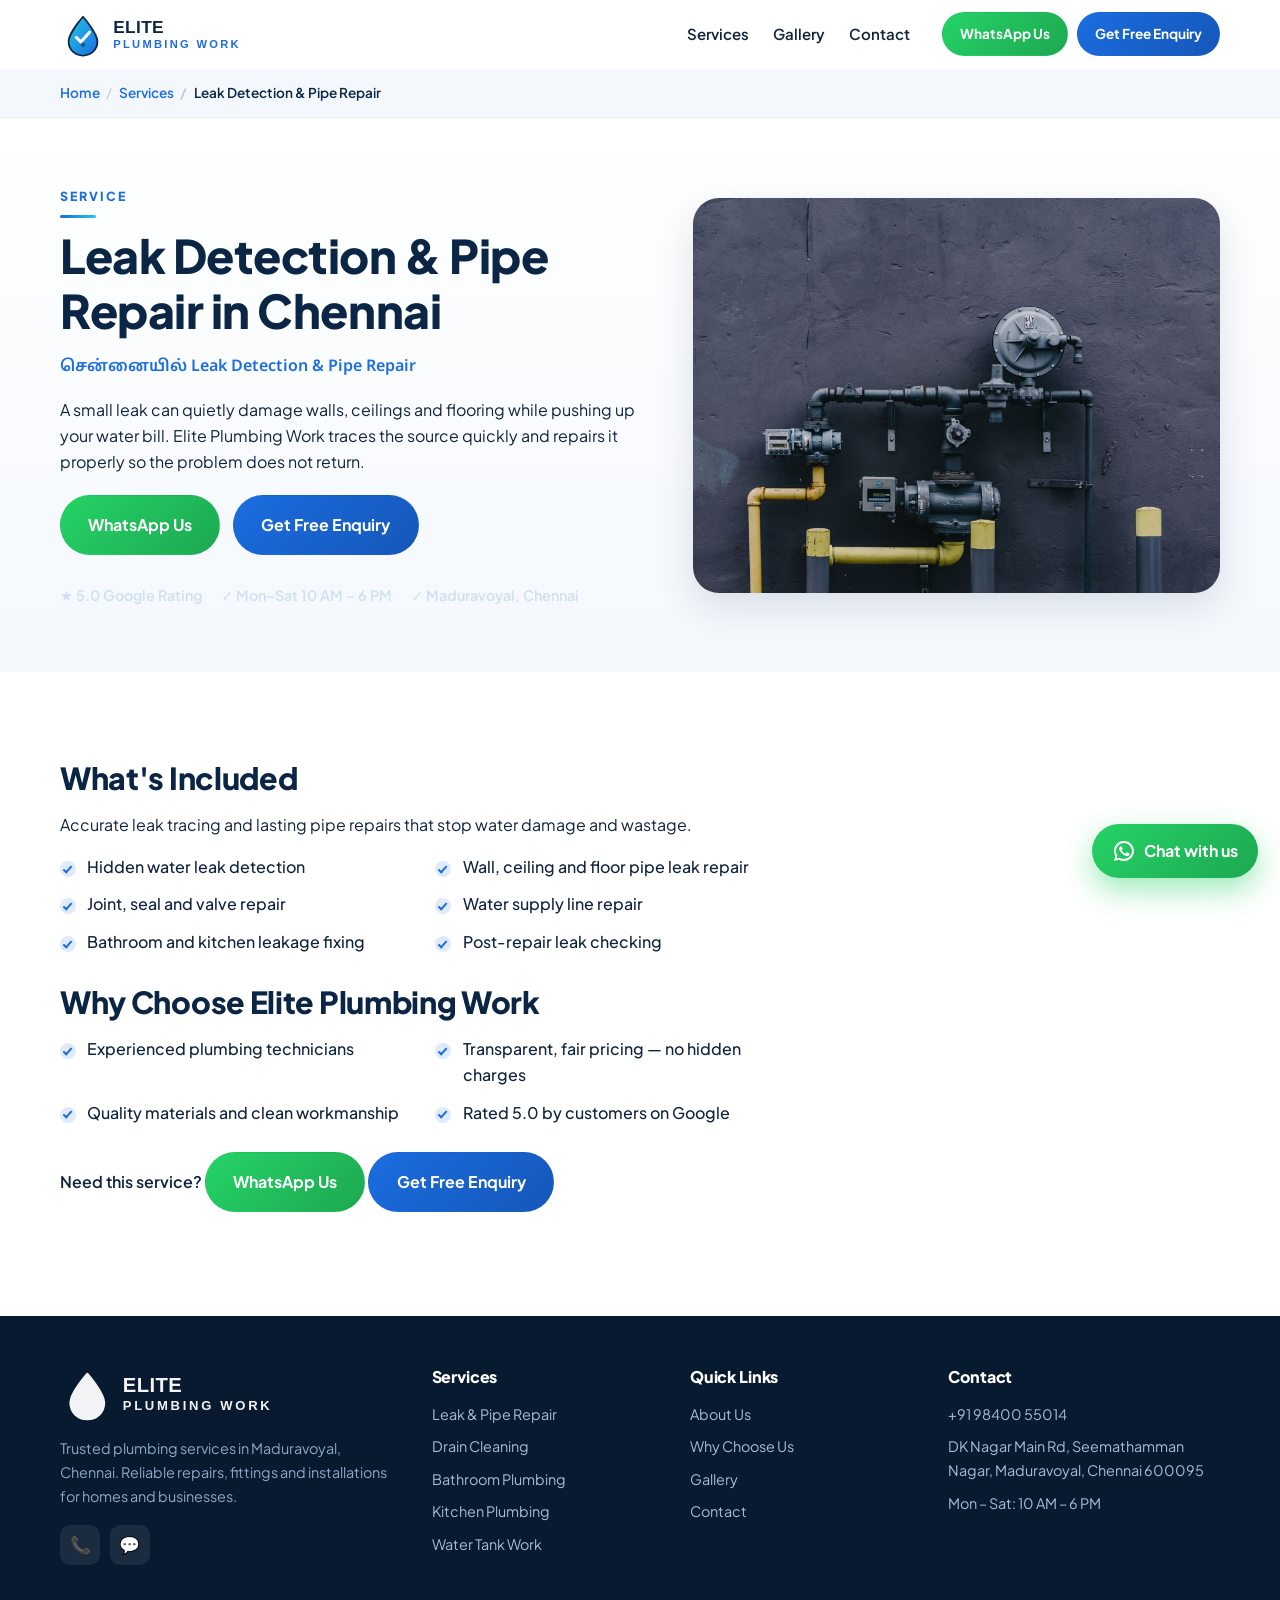
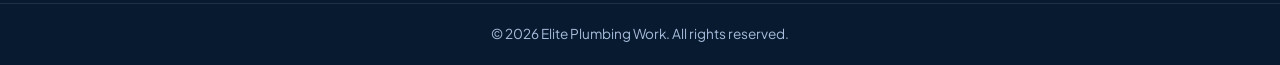
<file: services/leak-detection-pipe-repair.html>
<!DOCTYPE html>
<html lang="en">
<head>
  <meta charset="UTF-8" />
  <meta name="viewport" content="width=device-width, initial-scale=1.0" />
  <script>if("scrollRestoration" in history){history.scrollRestoration="manual"}</script>
  <title>Leak Detection & Pipe Repair in Chennai | Elite Plumbing Work – Maduravoyal</title>
  <meta name="description" content="Leak Detection & Pipe Repair in Chennai by Elite Plumbing Work, Maduravoyal. Accurate leak tracing and lasting pipe repairs that stop water damage and wastage. Call or WhatsApp +91 98400 55014." />
  <meta name="keywords" content="Leak Detection & Pipe Repair Chennai, plumber Maduravoyal, Elite Plumbing Work, leak detection & pipe repair near me" />
  <meta name="theme-color" content="#0B2545" />
  <link rel="canonical" href="https://elite-plumbing-work.pages.dev/services/leak-detection-pipe-repair.html" />
  <meta property="og:type" content="article" />
  <meta property="og:title" content="Leak Detection & Pipe Repair in Chennai | Elite Plumbing Work" />
  <meta property="og:description" content="Accurate leak tracing and lasting pipe repairs that stop water damage and wastage." />
  <meta property="og:image" content="https://elite-plumbing-work.pages.dev/images/service-leak.jpg" />
  <meta name="twitter:card" content="summary_large_image" />
  <link rel="icon" type="image/svg+xml" href="../assets/favicon.svg" />
  <link rel="preconnect" href="https://fonts.googleapis.com" />
  <link rel="preconnect" href="https://fonts.gstatic.com" crossorigin />
  <link href="https://fonts.googleapis.com/css2?family=Plus+Jakarta+Sans:wght@400;500;600;700;800&family=Noto+Sans+Tamil:wght@400;500;600&display=swap" rel="stylesheet" />
  <link rel="stylesheet" href="../css/styles.css?v=2" />
</head>
<body>
  <script>if(!location.hash)window.scrollTo(0,0);</script>

  <header class="site-header" id="siteHeader">
    <div class="container header__inner">
      <a href="../index.html" class="brand" aria-label="Elite Plumbing Work home">
        <img src="../assets/logo.svg" alt="Elite Plumbing Work" class="brand__logo" width="220" height="54" />
      </a>

      <nav class="nav" id="primaryNav" aria-label="Main navigation">
        <ul class="nav__list">
          <li><a href="../index.html#services" class="nav__link">Services <span class="ta">சேவைகள்</span></a></li>
          <li><a href="../index.html#gallery" class="nav__link">Gallery <span class="ta">புகைப்படங்கள்</span></a></li>
          <li><a href="../index.html#contact" class="nav__link">Contact <span class="ta">தொடர்பு</span></a></li>
        </ul>
        <div class="nav__cta">
          <a href="https://wa.me/919840055014?text=Hi%20Elite%20Plumbing%20Work%2C%20I%20need%20plumbing%20service." target="_blank" rel="noopener" class="btn btn--whatsapp btn--sm">WhatsApp Us</a>
          <a href="../index.html#contact" class="btn btn--primary btn--sm">Get Free Enquiry</a>
        </div>
      </nav>

      <button class="nav-toggle" id="navToggle" aria-expanded="false" aria-controls="primaryNav" aria-label="Toggle menu"><span></span><span></span><span></span></button>
    </div>
  </header>

  <main>
    <nav class="breadcrumb" aria-label="Breadcrumb">
      <div class="container">
        <ol>
          <li><a href="../index.html">Home</a></li>
          <li><a href="../index.html#services">Services</a></li>
          <li aria-current="page">Leak Detection & Pipe Repair</li>
        </ol>
      </div>
    </nav>

    <section class="page-hero">
      <div class="container page-hero__grid">
        <div class="page-hero__text">
          <span class="eyebrow">Service</span>
          <h1>Leak Detection & Pipe Repair in Chennai</h1>
          <p class="page-hero__ta ta">சென்னையில் Leak Detection & Pipe Repair</p>
          <p>A small leak can quietly damage walls, ceilings and flooring while pushing up your water bill. Elite Plumbing Work traces the source quickly and repairs it properly so the problem does not return.</p>
          <div class="page-hero__actions">
            
            <a href="https://wa.me/919840055014?text=Hi%20Elite%20Plumbing%20Work%2C%20I%20need%20help%20with%20leak%20detection%20%26%20pipe%20repair." target="_blank" rel="noopener" class="btn btn--whatsapp btn--lg">WhatsApp Us</a>
          <a href="../index.html#contact" class="btn btn--primary btn--lg">Get Free Enquiry</a>
          </div>
          <ul class="hero__chips">
            <li>★ 5.0 Google Rating</li>
            <li>✓ Mon–Sat 10 AM – 6 PM</li>
            <li>✓ Maduravoyal, Chennai</li>
          </ul>
        </div>
        <div class="page-hero__media">
          <img src="../images/service-leak.jpg" alt="Plumber repairing a leaking water pipe in Chennai" />
        </div>
      </div>
    </section>

    <section class="section">
      <div class="container page-content">
        <div class="page-main">
          <h2>What's Included</h2>
          <p>Accurate leak tracing and lasting pipe repairs that stop water damage and wastage.</p>
          <ul class="includes">
            <li>Hidden water leak detection</li>
            <li>Wall, ceiling and floor pipe leak repair</li>
            <li>Joint, seal and valve repair</li>
            <li>Water supply line repair</li>
            <li>Bathroom and kitchen leakage fixing</li>
            <li>Post-repair leak checking</li>
          </ul>

          <h2>Why Choose Elite Plumbing Work</h2>
          <ul class="includes includes--why">
            <li>Experienced plumbing technicians</li>
            <li>Transparent, fair pricing — no hidden charges</li>
            <li>Quality materials and clean workmanship</li>
            <li>Rated 5.0 by customers on Google</li>
          </ul>
          <p class="page-cta-line">Need this service? 
          <a href="https://wa.me/919840055014?text=Hi%20Elite%20Plumbing%20Work%2C%20I%20need%20help%20with%20leak%20detection%20%26%20pipe%20repair." target="_blank" rel="noopener" class="btn btn--whatsapp btn--lg">WhatsApp Us</a>
          <a href="../index.html#contact" class="btn btn--primary btn--lg">Get Free Enquiry</a>
          </p>
        </div>
      </div>
    </section>
  </main>

  <footer class="footer">
    <div class="container footer__grid">
      <div class="footer__brand">
        <img src="../assets/logo.svg" alt="Elite Plumbing Work" width="220" height="54" class="footer__logo" />
        <p>Trusted plumbing services in Maduravoyal, Chennai. Reliable repairs, fittings and installations for homes and businesses.</p>
        <div class="footer__social">
          <a href="tel:+919840055014" aria-label="Call Elite Plumbing Work">📞</a>
          <a href="https://wa.me/919840055014" target="_blank" rel="noopener" aria-label="WhatsApp Elite Plumbing Work">💬</a>
        </div>
      </div>
      <div class="footer__col">
        <h4>Services</h4>
        <ul>
          <li><a href="leak-detection-pipe-repair.html">Leak &amp; Pipe Repair</a></li>
          <li><a href="drain-blockage-removal.html">Drain Cleaning</a></li>
          <li><a href="bathroom-plumbing.html">Bathroom Plumbing</a></li>
          <li><a href="kitchen-plumbing.html">Kitchen Plumbing</a></li>
          <li><a href="water-tank-plumbing.html">Water Tank Work</a></li>
        </ul>
      </div>
      <div class="footer__col">
        <h4>Quick Links</h4>
        <ul>
          <li><a href="../index.html#about">About Us</a></li>
          <li><a href="../index.html#why">Why Choose Us</a></li>
          
          <li><a href="../index.html#gallery">Gallery</a></li>
          <li><a href="../index.html#contact">Contact</a></li>
        </ul>
      </div>
      <div class="footer__col">
        <h4>Contact</h4>
        <ul>
          <li><a href="tel:+919840055014">+91 98400 55014</a></li>
          <li>DK Nagar Main Rd, Seemathamman Nagar, Maduravoyal, Chennai 600095</li>
          <li>Mon – Sat: 10 AM – 6 PM</li>
        </ul>
      </div>
    </div>
    <div class="footer__bottom"><p>© <span id="year"></span> Elite Plumbing Work. All rights reserved.</p></div>
  </footer>

  <a class="fab fab--whatsapp" href="https://wa.me/919840055014?text=Hi%20Elite%20Plumbing%20Work%2C%20I%20need%20help%20with%20plumbing%20work." target="_blank" rel="noopener" aria-label="Chat on WhatsApp">
    <svg viewBox="0 0 24 24" aria-hidden="true"><path d="M12 2a10 10 0 0 0-8.6 15.1L2 22l5-1.3A10 10 0 1 0 12 2zm0 18a8 8 0 0 1-4.1-1.1l-.3-.2-3 .8.8-2.9-.2-.3A8 8 0 1 1 12 20zm4.4-5.9c-.2-.1-1.4-.7-1.6-.8s-.4-.1-.5.1-.6.8-.8 1-.3.2-.5.1a6.5 6.5 0 0 1-1.9-1.2 7.2 7.2 0 0 1-1.3-1.7c-.1-.2 0-.4.1-.5l.4-.5.3-.5v-.5l-.8-1.8c-.2-.5-.4-.4-.5-.4h-.5a1 1 0 0 0-.7.3 2.9 2.9 0 0 0-.9 2.2 5 5 0 0 0 1.1 2.7 11.5 11.5 0 0 0 4.4 3.9c2.5 1 2.5.7 3 .6a2.6 2.6 0 0 0 1.7-1.2 2.1 2.1 0 0 0 .2-1.2c-.1-.2-.3-.3-.5-.4z"/></svg>
    <span class="fab__text">Chat with us</span>
  </a>
  <button class="to-top" id="toTop" aria-label="Back to top">↑</button>
  <div class="mobile-bar">
    <a href="https://wa.me/919840055014?text=Hi%20Elite%20Plumbing%20Work%2C%20I%20need%20help%20with%20plumbing%20work." target="_blank" rel="noopener" class="mobile-bar__item mobile-bar__item--wa"><span>💬</span>WhatsApp</a>
    <a href="../index.html#contact" class="mobile-bar__item"><span>✉️</span>Enquiry</a>
  </div>
  <script type="application/ld+json">{"@context":"https://schema.org","@type":"Service","serviceType":"Leak Detection & Pipe Repair","name":"Leak Detection & Pipe Repair in Chennai","description":"Accurate leak tracing and lasting pipe repairs that stop water damage and wastage.","areaServed":{"@type":"City","name":"Chennai"},"provider":{"@type":"Plumber","name":"Elite Plumbing Work","telephone":"+91-98400-55014","address":{"@type":"PostalAddress","streetAddress":"DK Nagar Main Rd, Seemathamman Nagar, Maduravoyal","addressLocality":"Chennai","addressRegion":"Tamil Nadu","postalCode":"600095","addressCountry":"IN"}},"url":"leak-detection-pipe-repair.html"}</script>
  <script type="application/ld+json">{"@context":"https://schema.org","@type":"FAQPage","mainEntity":[{"@type":"Question","name":"How do I know if I have a hidden pipe leak?","acceptedAnswer":{"@type":"Answer","text":"Common signs are damp patches, peeling paint, a sudden rise in your water bill, low water pressure, or the sound of running water when all taps are closed. We can inspect and pinpoint the leak for you."}},{"@type":"Question","name":"Can you repair a leaking pipe inside a wall?","acceptedAnswer":{"@type":"Answer","text":"Yes. We trace the leak location first so the repair is as small and clean as possible, then we restore the line and test it thoroughly."}},{"@type":"Question","name":"Do you attend urgent leak repairs?","acceptedAnswer":{"@type":"Answer","text":"We handle leak issues during our working hours (Mon–Sat, 10 AM – 6 PM). Send a photo and your location on WhatsApp and we will respond as soon as possible."}}]}</script>
  <script type="application/ld+json">{"@context":"https://schema.org","@type":"BreadcrumbList","itemListElement":[{"@type":"ListItem","position":1,"name":"Home","item":"../index.html"},{"@type":"ListItem","position":2,"name":"Services","item":"../index.html#services"},{"@type":"ListItem","position":3,"name":"Leak Detection & Pipe Repair","item":"leak-detection-pipe-repair.html"}]}</script>
  <script src="../js/main.js?v=2" defer></script>
</body>
</html>
</file>
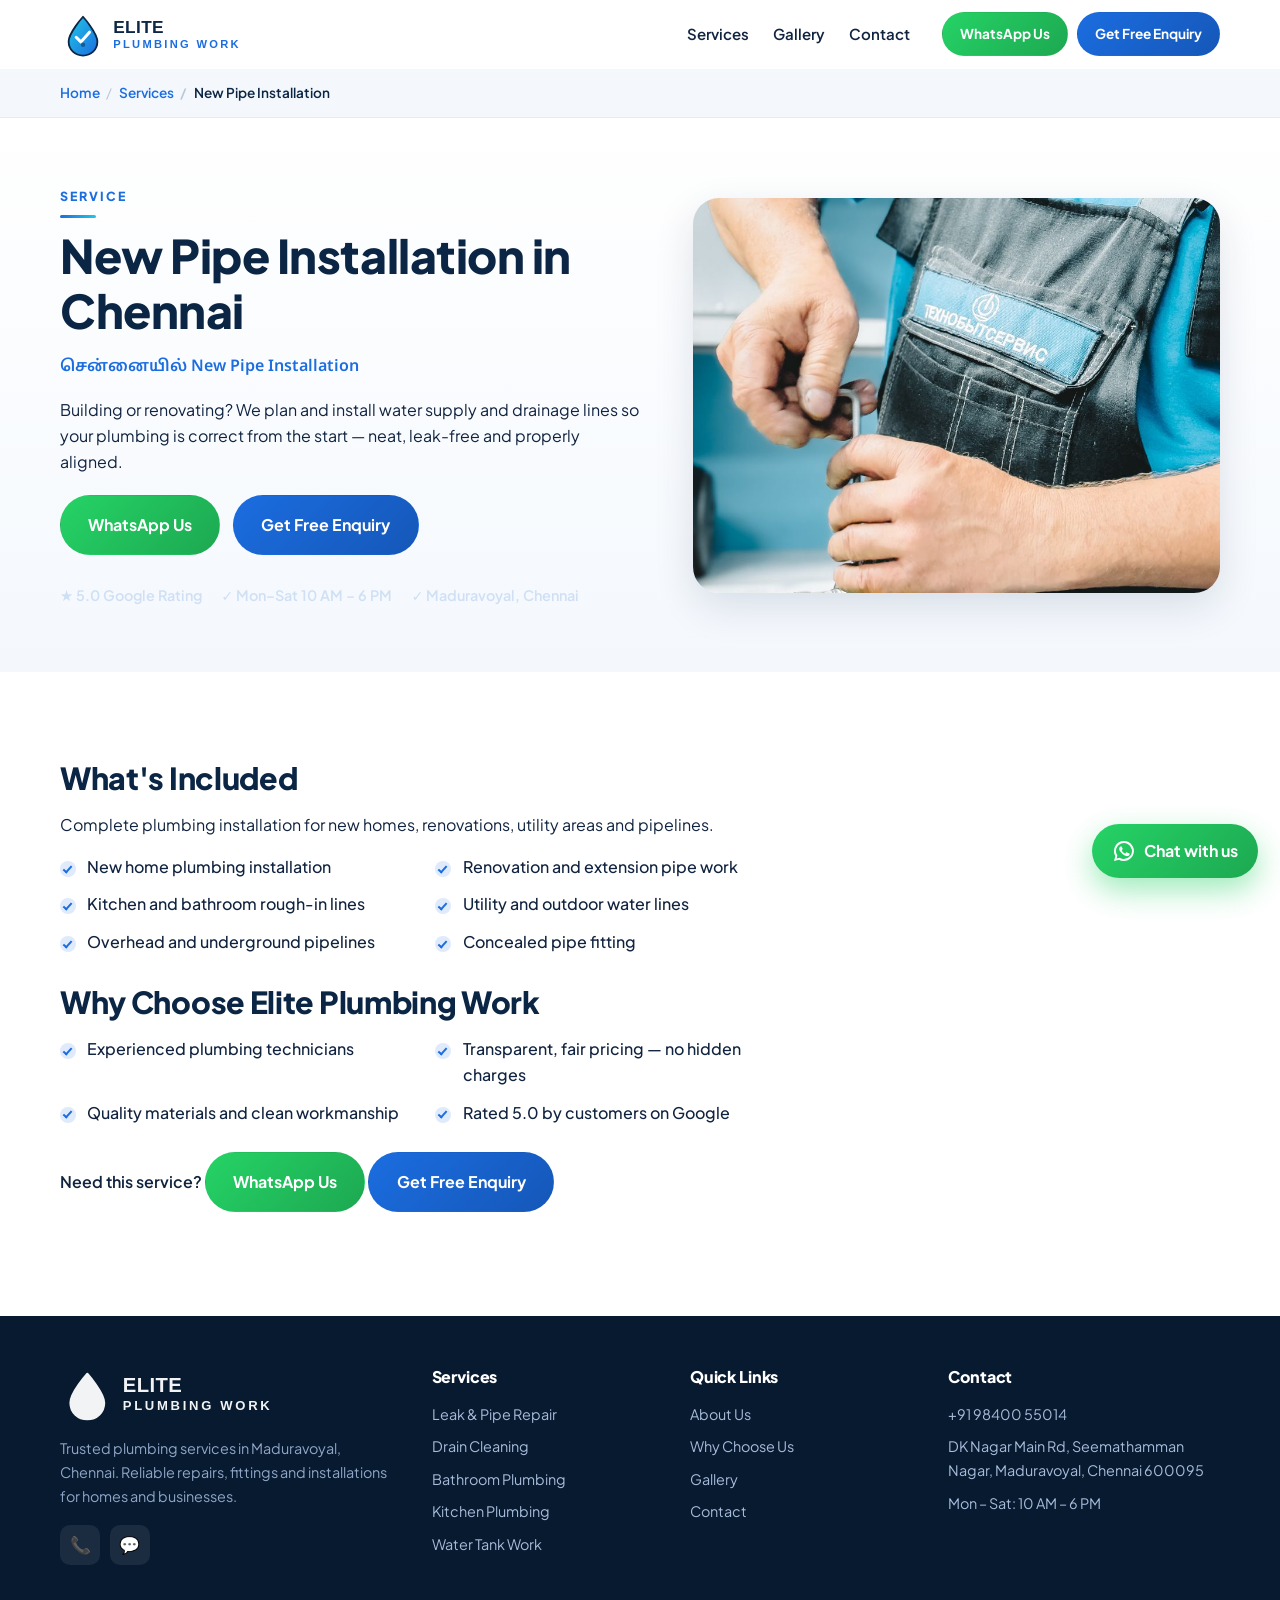
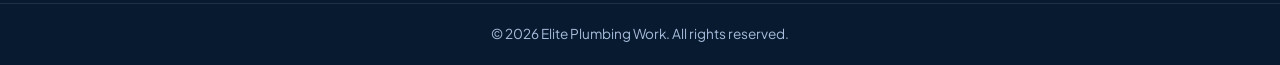
<file: services/new-pipe-installation.html>
<!DOCTYPE html>
<html lang="en">
<head>
  <meta charset="UTF-8" />
  <meta name="viewport" content="width=device-width, initial-scale=1.0" />
  <script>if("scrollRestoration" in history){history.scrollRestoration="manual"}</script>
  <title>New Pipe Installation in Chennai | Elite Plumbing Work – Maduravoyal</title>
  <meta name="description" content="New Pipe Installation in Chennai by Elite Plumbing Work, Maduravoyal. Complete plumbing installation for new homes, renovations, utility areas and pipelines. Call or WhatsApp +91 98400 55014." />
  <meta name="keywords" content="New Pipe Installation Chennai, plumber Maduravoyal, Elite Plumbing Work, new pipe installation near me" />
  <meta name="theme-color" content="#0B2545" />
  <link rel="canonical" href="https://elite-plumbing-work.pages.dev/services/new-pipe-installation.html" />
  <meta property="og:type" content="article" />
  <meta property="og:title" content="New Pipe Installation in Chennai | Elite Plumbing Work" />
  <meta property="og:description" content="Complete plumbing installation for new homes, renovations, utility areas and pipelines." />
  <meta property="og:image" content="https://elite-plumbing-work.pages.dev/images/service-install.jpg" />
  <meta name="twitter:card" content="summary_large_image" />
  <link rel="icon" type="image/svg+xml" href="../assets/favicon.svg" />
  <link rel="preconnect" href="https://fonts.googleapis.com" />
  <link rel="preconnect" href="https://fonts.gstatic.com" crossorigin />
  <link href="https://fonts.googleapis.com/css2?family=Plus+Jakarta+Sans:wght@400;500;600;700;800&family=Noto+Sans+Tamil:wght@400;500;600&display=swap" rel="stylesheet" />
  <link rel="stylesheet" href="../css/styles.css?v=2" />
</head>
<body>
  <script>if(!location.hash)window.scrollTo(0,0);</script>

  <header class="site-header" id="siteHeader">
    <div class="container header__inner">
      <a href="../index.html" class="brand" aria-label="Elite Plumbing Work home">
        <img src="../assets/logo.svg" alt="Elite Plumbing Work" class="brand__logo" width="220" height="54" />
      </a>

      <nav class="nav" id="primaryNav" aria-label="Main navigation">
        <ul class="nav__list">
          <li><a href="../index.html#services" class="nav__link">Services <span class="ta">சேவைகள்</span></a></li>
          <li><a href="../index.html#gallery" class="nav__link">Gallery <span class="ta">புகைப்படங்கள்</span></a></li>
          <li><a href="../index.html#contact" class="nav__link">Contact <span class="ta">தொடர்பு</span></a></li>
        </ul>
        <div class="nav__cta">
          <a href="https://wa.me/919840055014?text=Hi%20Elite%20Plumbing%20Work%2C%20I%20need%20plumbing%20service." target="_blank" rel="noopener" class="btn btn--whatsapp btn--sm">WhatsApp Us</a>
          <a href="../index.html#contact" class="btn btn--primary btn--sm">Get Free Enquiry</a>
        </div>
      </nav>

      <button class="nav-toggle" id="navToggle" aria-expanded="false" aria-controls="primaryNav" aria-label="Toggle menu"><span></span><span></span><span></span></button>
    </div>
  </header>

  <main>
    <nav class="breadcrumb" aria-label="Breadcrumb">
      <div class="container">
        <ol>
          <li><a href="../index.html">Home</a></li>
          <li><a href="../index.html#services">Services</a></li>
          <li aria-current="page">New Pipe Installation</li>
        </ol>
      </div>
    </nav>

    <section class="page-hero">
      <div class="container page-hero__grid">
        <div class="page-hero__text">
          <span class="eyebrow">Service</span>
          <h1>New Pipe Installation in Chennai</h1>
          <p class="page-hero__ta ta">சென்னையில் New Pipe Installation</p>
          <p>Building or renovating? We plan and install water supply and drainage lines so your plumbing is correct from the start — neat, leak-free and properly aligned.</p>
          <div class="page-hero__actions">
            
            <a href="https://wa.me/919840055014?text=Hi%20Elite%20Plumbing%20Work%2C%20I%20need%20help%20with%20new%20pipe%20installation." target="_blank" rel="noopener" class="btn btn--whatsapp btn--lg">WhatsApp Us</a>
          <a href="../index.html#contact" class="btn btn--primary btn--lg">Get Free Enquiry</a>
          </div>
          <ul class="hero__chips">
            <li>★ 5.0 Google Rating</li>
            <li>✓ Mon–Sat 10 AM – 6 PM</li>
            <li>✓ Maduravoyal, Chennai</li>
          </ul>
        </div>
        <div class="page-hero__media">
          <img src="../images/service-install.jpg" alt="New plumbing pipe installation in Chennai" />
        </div>
      </div>
    </section>

    <section class="section">
      <div class="container page-content">
        <div class="page-main">
          <h2>What's Included</h2>
          <p>Complete plumbing installation for new homes, renovations, utility areas and pipelines.</p>
          <ul class="includes">
            <li>New home plumbing installation</li>
            <li>Renovation and extension pipe work</li>
            <li>Kitchen and bathroom rough-in lines</li>
            <li>Utility and outdoor water lines</li>
            <li>Overhead and underground pipelines</li>
            <li>Concealed pipe fitting</li>
          </ul>

          <h2>Why Choose Elite Plumbing Work</h2>
          <ul class="includes includes--why">
            <li>Experienced plumbing technicians</li>
            <li>Transparent, fair pricing — no hidden charges</li>
            <li>Quality materials and clean workmanship</li>
            <li>Rated 5.0 by customers on Google</li>
          </ul>
          <p class="page-cta-line">Need this service? 
          <a href="https://wa.me/919840055014?text=Hi%20Elite%20Plumbing%20Work%2C%20I%20need%20help%20with%20new%20pipe%20installation." target="_blank" rel="noopener" class="btn btn--whatsapp btn--lg">WhatsApp Us</a>
          <a href="../index.html#contact" class="btn btn--primary btn--lg">Get Free Enquiry</a>
          </p>
        </div>
      </div>
    </section>
  </main>

  <footer class="footer">
    <div class="container footer__grid">
      <div class="footer__brand">
        <img src="../assets/logo.svg" alt="Elite Plumbing Work" width="220" height="54" class="footer__logo" />
        <p>Trusted plumbing services in Maduravoyal, Chennai. Reliable repairs, fittings and installations for homes and businesses.</p>
        <div class="footer__social">
          <a href="tel:+919840055014" aria-label="Call Elite Plumbing Work">📞</a>
          <a href="https://wa.me/919840055014" target="_blank" rel="noopener" aria-label="WhatsApp Elite Plumbing Work">💬</a>
        </div>
      </div>
      <div class="footer__col">
        <h4>Services</h4>
        <ul>
          <li><a href="leak-detection-pipe-repair.html">Leak &amp; Pipe Repair</a></li>
          <li><a href="drain-blockage-removal.html">Drain Cleaning</a></li>
          <li><a href="bathroom-plumbing.html">Bathroom Plumbing</a></li>
          <li><a href="kitchen-plumbing.html">Kitchen Plumbing</a></li>
          <li><a href="water-tank-plumbing.html">Water Tank Work</a></li>
        </ul>
      </div>
      <div class="footer__col">
        <h4>Quick Links</h4>
        <ul>
          <li><a href="../index.html#about">About Us</a></li>
          <li><a href="../index.html#why">Why Choose Us</a></li>
          
          <li><a href="../index.html#gallery">Gallery</a></li>
          <li><a href="../index.html#contact">Contact</a></li>
        </ul>
      </div>
      <div class="footer__col">
        <h4>Contact</h4>
        <ul>
          <li><a href="tel:+919840055014">+91 98400 55014</a></li>
          <li>DK Nagar Main Rd, Seemathamman Nagar, Maduravoyal, Chennai 600095</li>
          <li>Mon – Sat: 10 AM – 6 PM</li>
        </ul>
      </div>
    </div>
    <div class="footer__bottom"><p>© <span id="year"></span> Elite Plumbing Work. All rights reserved.</p></div>
  </footer>

  <a class="fab fab--whatsapp" href="https://wa.me/919840055014?text=Hi%20Elite%20Plumbing%20Work%2C%20I%20need%20help%20with%20plumbing%20work." target="_blank" rel="noopener" aria-label="Chat on WhatsApp">
    <svg viewBox="0 0 24 24" aria-hidden="true"><path d="M12 2a10 10 0 0 0-8.6 15.1L2 22l5-1.3A10 10 0 1 0 12 2zm0 18a8 8 0 0 1-4.1-1.1l-.3-.2-3 .8.8-2.9-.2-.3A8 8 0 1 1 12 20zm4.4-5.9c-.2-.1-1.4-.7-1.6-.8s-.4-.1-.5.1-.6.8-.8 1-.3.2-.5.1a6.5 6.5 0 0 1-1.9-1.2 7.2 7.2 0 0 1-1.3-1.7c-.1-.2 0-.4.1-.5l.4-.5.3-.5v-.5l-.8-1.8c-.2-.5-.4-.4-.5-.4h-.5a1 1 0 0 0-.7.3 2.9 2.9 0 0 0-.9 2.2 5 5 0 0 0 1.1 2.7 11.5 11.5 0 0 0 4.4 3.9c2.5 1 2.5.7 3 .6a2.6 2.6 0 0 0 1.7-1.2 2.1 2.1 0 0 0 .2-1.2c-.1-.2-.3-.3-.5-.4z"/></svg>
    <span class="fab__text">Chat with us</span>
  </a>
  <button class="to-top" id="toTop" aria-label="Back to top">↑</button>
  <div class="mobile-bar">
    <a href="https://wa.me/919840055014?text=Hi%20Elite%20Plumbing%20Work%2C%20I%20need%20help%20with%20plumbing%20work." target="_blank" rel="noopener" class="mobile-bar__item mobile-bar__item--wa"><span>💬</span>WhatsApp</a>
    <a href="../index.html#contact" class="mobile-bar__item"><span>✉️</span>Enquiry</a>
  </div>
  <script type="application/ld+json">{"@context":"https://schema.org","@type":"Service","serviceType":"New Pipe Installation","name":"New Pipe Installation in Chennai","description":"Complete plumbing installation for new homes, renovations, utility areas and pipelines.","areaServed":{"@type":"City","name":"Chennai"},"provider":{"@type":"Plumber","name":"Elite Plumbing Work","telephone":"+91-98400-55014","address":{"@type":"PostalAddress","streetAddress":"DK Nagar Main Rd, Seemathamman Nagar, Maduravoyal","addressLocality":"Chennai","addressRegion":"Tamil Nadu","postalCode":"600095","addressCountry":"IN"}},"url":"new-pipe-installation.html"}</script>
  <script type="application/ld+json">{"@context":"https://schema.org","@type":"FAQPage","mainEntity":[{"@type":"Question","name":"Do you handle plumbing for new construction?","acceptedAnswer":{"@type":"Answer","text":"Yes. We install complete water supply and drainage lines for new homes and buildings, and co-ordinate with your other work."}},{"@type":"Question","name":"Can you redo plumbing during renovation?","acceptedAnswer":{"@type":"Answer","text":"Yes. We replace and re-route old lines, add new points and set up concealed piping neatly."}},{"@type":"Question","name":"Will you check the installation before finishing?","acceptedAnswer":{"@type":"Answer","text":"Absolutely. We pressure-check the lines and confirm everything works correctly before completing the job."}}]}</script>
  <script type="application/ld+json">{"@context":"https://schema.org","@type":"BreadcrumbList","itemListElement":[{"@type":"ListItem","position":1,"name":"Home","item":"../index.html"},{"@type":"ListItem","position":2,"name":"Services","item":"../index.html#services"},{"@type":"ListItem","position":3,"name":"New Pipe Installation","item":"new-pipe-installation.html"}]}</script>
  <script src="../js/main.js?v=2" defer></script>
</body>
</html>
</file>
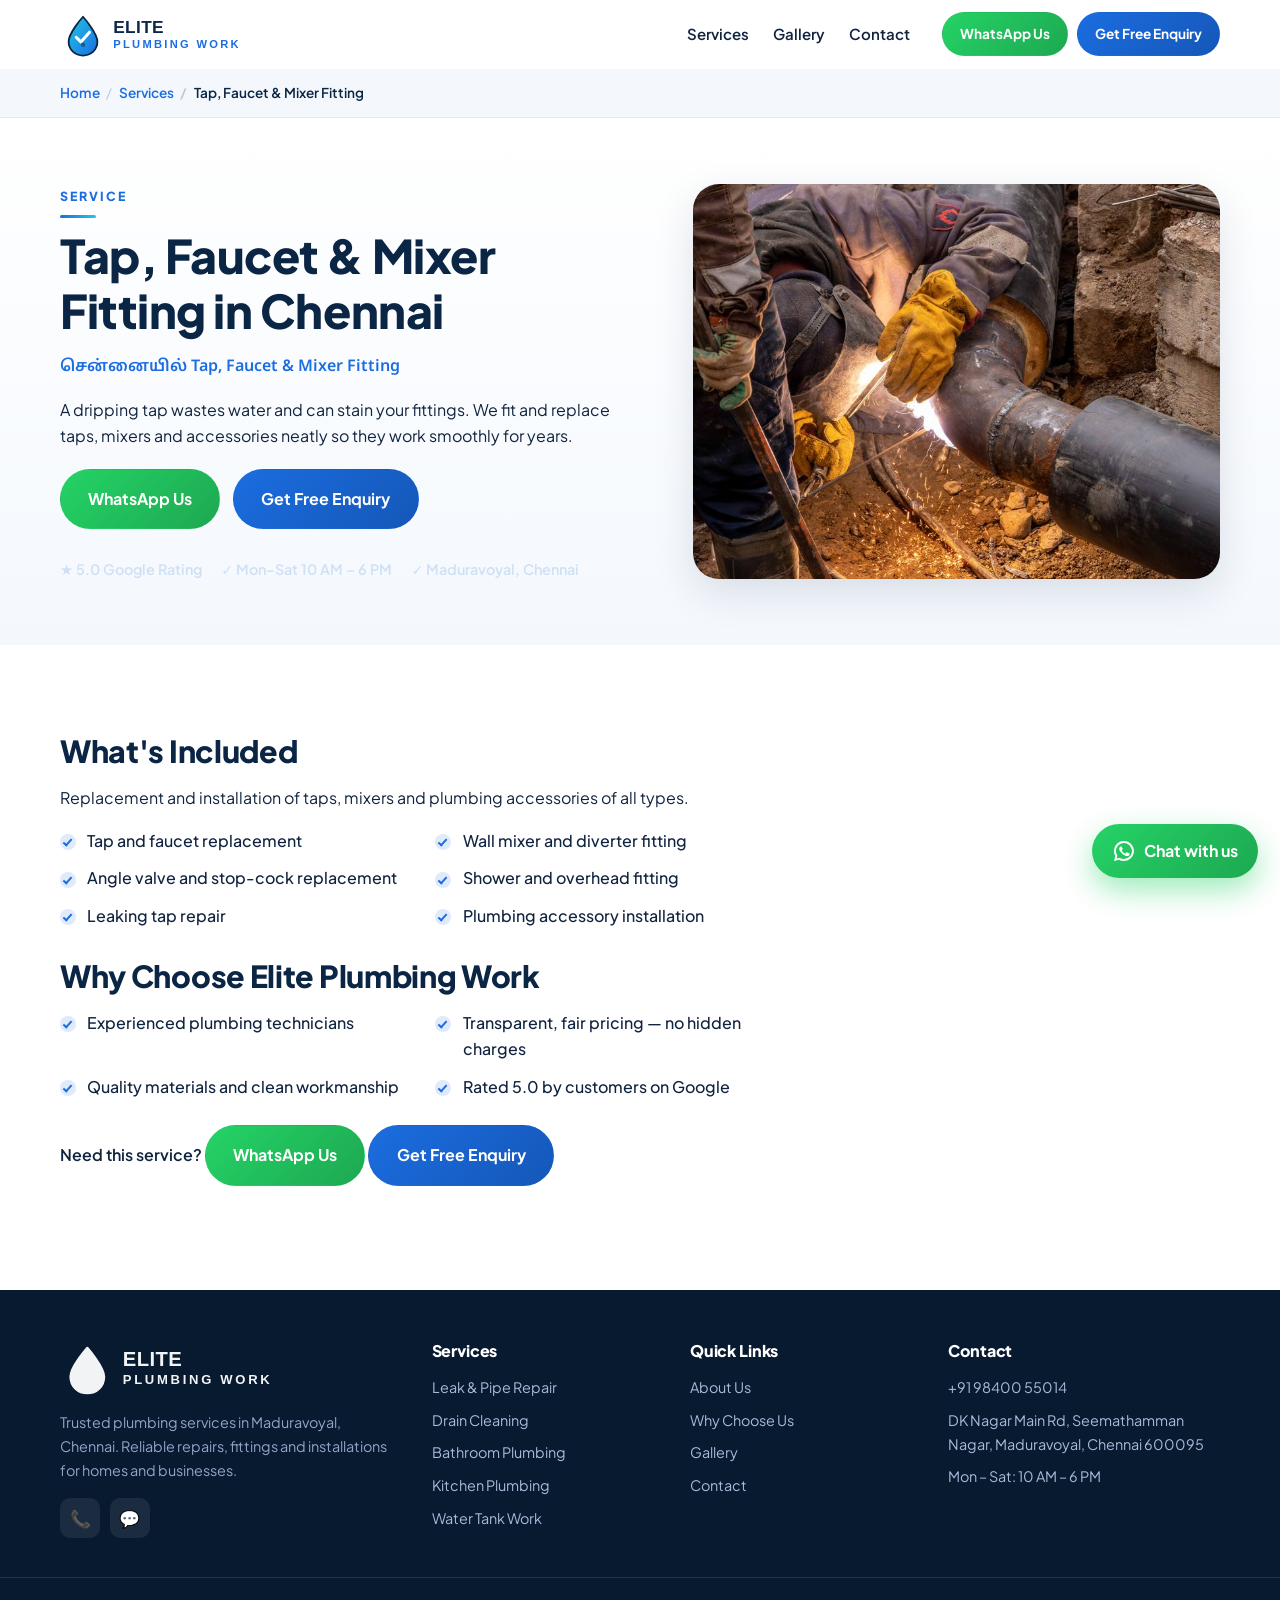
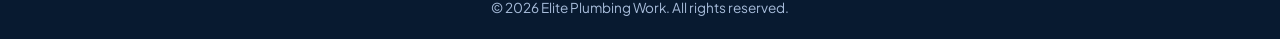
<file: services/tap-faucet-mixer-fitting.html>
<!DOCTYPE html>
<html lang="en">
<head>
  <meta charset="UTF-8" />
  <meta name="viewport" content="width=device-width, initial-scale=1.0" />
  <script>if("scrollRestoration" in history){history.scrollRestoration="manual"}</script>
  <title>Tap, Faucet & Mixer Fitting in Chennai | Elite Plumbing Work – Maduravoyal</title>
  <meta name="description" content="Tap, Faucet & Mixer Fitting in Chennai by Elite Plumbing Work, Maduravoyal. Replacement and installation of taps, mixers and plumbing accessories of all types. Call or WhatsApp +91 98400 55014." />
  <meta name="keywords" content="Tap, Faucet & Mixer Fitting Chennai, plumber Maduravoyal, Elite Plumbing Work, tap, faucet & mixer fitting near me" />
  <meta name="theme-color" content="#0B2545" />
  <link rel="canonical" href="https://elite-plumbing-work.pages.dev/services/tap-faucet-mixer-fitting.html" />
  <meta property="og:type" content="article" />
  <meta property="og:title" content="Tap, Faucet & Mixer Fitting in Chennai | Elite Plumbing Work" />
  <meta property="og:description" content="Replacement and installation of taps, mixers and plumbing accessories of all types." />
  <meta property="og:image" content="https://elite-plumbing-work.pages.dev/images/service-tap.jpg" />
  <meta name="twitter:card" content="summary_large_image" />
  <link rel="icon" type="image/svg+xml" href="../assets/favicon.svg" />
  <link rel="preconnect" href="https://fonts.googleapis.com" />
  <link rel="preconnect" href="https://fonts.gstatic.com" crossorigin />
  <link href="https://fonts.googleapis.com/css2?family=Plus+Jakarta+Sans:wght@400;500;600;700;800&family=Noto+Sans+Tamil:wght@400;500;600&display=swap" rel="stylesheet" />
  <link rel="stylesheet" href="../css/styles.css?v=2" />
</head>
<body>
  <script>if(!location.hash)window.scrollTo(0,0);</script>

  <header class="site-header" id="siteHeader">
    <div class="container header__inner">
      <a href="../index.html" class="brand" aria-label="Elite Plumbing Work home">
        <img src="../assets/logo.svg" alt="Elite Plumbing Work" class="brand__logo" width="220" height="54" />
      </a>

      <nav class="nav" id="primaryNav" aria-label="Main navigation">
        <ul class="nav__list">
          <li><a href="../index.html#services" class="nav__link">Services <span class="ta">சேவைகள்</span></a></li>
          <li><a href="../index.html#gallery" class="nav__link">Gallery <span class="ta">புகைப்படங்கள்</span></a></li>
          <li><a href="../index.html#contact" class="nav__link">Contact <span class="ta">தொடர்பு</span></a></li>
        </ul>
        <div class="nav__cta">
          <a href="https://wa.me/919840055014?text=Hi%20Elite%20Plumbing%20Work%2C%20I%20need%20plumbing%20service." target="_blank" rel="noopener" class="btn btn--whatsapp btn--sm">WhatsApp Us</a>
          <a href="../index.html#contact" class="btn btn--primary btn--sm">Get Free Enquiry</a>
        </div>
      </nav>

      <button class="nav-toggle" id="navToggle" aria-expanded="false" aria-controls="primaryNav" aria-label="Toggle menu"><span></span><span></span><span></span></button>
    </div>
  </header>

  <main>
    <nav class="breadcrumb" aria-label="Breadcrumb">
      <div class="container">
        <ol>
          <li><a href="../index.html">Home</a></li>
          <li><a href="../index.html#services">Services</a></li>
          <li aria-current="page">Tap, Faucet & Mixer Fitting</li>
        </ol>
      </div>
    </nav>

    <section class="page-hero">
      <div class="container page-hero__grid">
        <div class="page-hero__text">
          <span class="eyebrow">Service</span>
          <h1>Tap, Faucet & Mixer Fitting in Chennai</h1>
          <p class="page-hero__ta ta">சென்னையில் Tap, Faucet & Mixer Fitting</p>
          <p>A dripping tap wastes water and can stain your fittings. We fit and replace taps, mixers and accessories neatly so they work smoothly for years.</p>
          <div class="page-hero__actions">
            
            <a href="https://wa.me/919840055014?text=Hi%20Elite%20Plumbing%20Work%2C%20I%20need%20help%20with%20tap%2C%20faucet%20%26%20mixer%20fitting." target="_blank" rel="noopener" class="btn btn--whatsapp btn--lg">WhatsApp Us</a>
          <a href="../index.html#contact" class="btn btn--primary btn--lg">Get Free Enquiry</a>
          </div>
          <ul class="hero__chips">
            <li>★ 5.0 Google Rating</li>
            <li>✓ Mon–Sat 10 AM – 6 PM</li>
            <li>✓ Maduravoyal, Chennai</li>
          </ul>
        </div>
        <div class="page-hero__media">
          <img src="../images/service-tap.jpg" alt="Tap, faucet and mixer installation in Chennai" />
        </div>
      </div>
    </section>

    <section class="section">
      <div class="container page-content">
        <div class="page-main">
          <h2>What's Included</h2>
          <p>Replacement and installation of taps, mixers and plumbing accessories of all types.</p>
          <ul class="includes">
            <li>Tap and faucet replacement</li>
            <li>Wall mixer and diverter fitting</li>
            <li>Angle valve and stop-cock replacement</li>
            <li>Shower and overhead fitting</li>
            <li>Leaking tap repair</li>
            <li>Plumbing accessory installation</li>
          </ul>

          <h2>Why Choose Elite Plumbing Work</h2>
          <ul class="includes includes--why">
            <li>Experienced plumbing technicians</li>
            <li>Transparent, fair pricing — no hidden charges</li>
            <li>Quality materials and clean workmanship</li>
            <li>Rated 5.0 by customers on Google</li>
          </ul>
          <p class="page-cta-line">Need this service? 
          <a href="https://wa.me/919840055014?text=Hi%20Elite%20Plumbing%20Work%2C%20I%20need%20help%20with%20tap%2C%20faucet%20%26%20mixer%20fitting." target="_blank" rel="noopener" class="btn btn--whatsapp btn--lg">WhatsApp Us</a>
          <a href="../index.html#contact" class="btn btn--primary btn--lg">Get Free Enquiry</a>
          </p>
        </div>
      </div>
    </section>
  </main>

  <footer class="footer">
    <div class="container footer__grid">
      <div class="footer__brand">
        <img src="../assets/logo.svg" alt="Elite Plumbing Work" width="220" height="54" class="footer__logo" />
        <p>Trusted plumbing services in Maduravoyal, Chennai. Reliable repairs, fittings and installations for homes and businesses.</p>
        <div class="footer__social">
          <a href="tel:+919840055014" aria-label="Call Elite Plumbing Work">📞</a>
          <a href="https://wa.me/919840055014" target="_blank" rel="noopener" aria-label="WhatsApp Elite Plumbing Work">💬</a>
        </div>
      </div>
      <div class="footer__col">
        <h4>Services</h4>
        <ul>
          <li><a href="leak-detection-pipe-repair.html">Leak &amp; Pipe Repair</a></li>
          <li><a href="drain-blockage-removal.html">Drain Cleaning</a></li>
          <li><a href="bathroom-plumbing.html">Bathroom Plumbing</a></li>
          <li><a href="kitchen-plumbing.html">Kitchen Plumbing</a></li>
          <li><a href="water-tank-plumbing.html">Water Tank Work</a></li>
        </ul>
      </div>
      <div class="footer__col">
        <h4>Quick Links</h4>
        <ul>
          <li><a href="../index.html#about">About Us</a></li>
          <li><a href="../index.html#why">Why Choose Us</a></li>
          
          <li><a href="../index.html#gallery">Gallery</a></li>
          <li><a href="../index.html#contact">Contact</a></li>
        </ul>
      </div>
      <div class="footer__col">
        <h4>Contact</h4>
        <ul>
          <li><a href="tel:+919840055014">+91 98400 55014</a></li>
          <li>DK Nagar Main Rd, Seemathamman Nagar, Maduravoyal, Chennai 600095</li>
          <li>Mon – Sat: 10 AM – 6 PM</li>
        </ul>
      </div>
    </div>
    <div class="footer__bottom"><p>© <span id="year"></span> Elite Plumbing Work. All rights reserved.</p></div>
  </footer>

  <a class="fab fab--whatsapp" href="https://wa.me/919840055014?text=Hi%20Elite%20Plumbing%20Work%2C%20I%20need%20help%20with%20plumbing%20work." target="_blank" rel="noopener" aria-label="Chat on WhatsApp">
    <svg viewBox="0 0 24 24" aria-hidden="true"><path d="M12 2a10 10 0 0 0-8.6 15.1L2 22l5-1.3A10 10 0 1 0 12 2zm0 18a8 8 0 0 1-4.1-1.1l-.3-.2-3 .8.8-2.9-.2-.3A8 8 0 1 1 12 20zm4.4-5.9c-.2-.1-1.4-.7-1.6-.8s-.4-.1-.5.1-.6.8-.8 1-.3.2-.5.1a6.5 6.5 0 0 1-1.9-1.2 7.2 7.2 0 0 1-1.3-1.7c-.1-.2 0-.4.1-.5l.4-.5.3-.5v-.5l-.8-1.8c-.2-.5-.4-.4-.5-.4h-.5a1 1 0 0 0-.7.3 2.9 2.9 0 0 0-.9 2.2 5 5 0 0 0 1.1 2.7 11.5 11.5 0 0 0 4.4 3.9c2.5 1 2.5.7 3 .6a2.6 2.6 0 0 0 1.7-1.2 2.1 2.1 0 0 0 .2-1.2c-.1-.2-.3-.3-.5-.4z"/></svg>
    <span class="fab__text">Chat with us</span>
  </a>
  <button class="to-top" id="toTop" aria-label="Back to top">↑</button>
  <div class="mobile-bar">
    <a href="https://wa.me/919840055014?text=Hi%20Elite%20Plumbing%20Work%2C%20I%20need%20help%20with%20plumbing%20work." target="_blank" rel="noopener" class="mobile-bar__item mobile-bar__item--wa"><span>💬</span>WhatsApp</a>
    <a href="../index.html#contact" class="mobile-bar__item"><span>✉️</span>Enquiry</a>
  </div>
  <script type="application/ld+json">{"@context":"https://schema.org","@type":"Service","serviceType":"Tap, Faucet & Mixer Fitting","name":"Tap, Faucet & Mixer Fitting in Chennai","description":"Replacement and installation of taps, mixers and plumbing accessories of all types.","areaServed":{"@type":"City","name":"Chennai"},"provider":{"@type":"Plumber","name":"Elite Plumbing Work","telephone":"+91-98400-55014","address":{"@type":"PostalAddress","streetAddress":"DK Nagar Main Rd, Seemathamman Nagar, Maduravoyal","addressLocality":"Chennai","addressRegion":"Tamil Nadu","postalCode":"600095","addressCountry":"IN"}},"url":"tap-faucet-mixer-fitting.html"}</script>
  <script type="application/ld+json">{"@context":"https://schema.org","@type":"FAQPage","mainEntity":[{"@type":"Question","name":"Can you replace old taps and mixers?","acceptedAnswer":{"@type":"Answer","text":"Yes. We remove the old fitting, check the points and install the new tap or mixer with a clean, leak-free finish."}},{"@type":"Question","name":"Why is my tap leaking?","acceptedAnswer":{"@type":"Answer","text":"Worn washers, damaged cartridges or loose joints are usual reasons. We inspect and repair or replace the part as needed."}},{"@type":"Question","name":"Do you install wall mixers?","acceptedAnswer":{"@type":"Answer","text":"Yes. We install wall mixers, diverters and shower fittings, and check the water flow after installation."}}]}</script>
  <script type="application/ld+json">{"@context":"https://schema.org","@type":"BreadcrumbList","itemListElement":[{"@type":"ListItem","position":1,"name":"Home","item":"../index.html"},{"@type":"ListItem","position":2,"name":"Services","item":"../index.html#services"},{"@type":"ListItem","position":3,"name":"Tap, Faucet & Mixer Fitting","item":"tap-faucet-mixer-fitting.html"}]}</script>
  <script src="../js/main.js?v=2" defer></script>
</body>
</html>
</file>
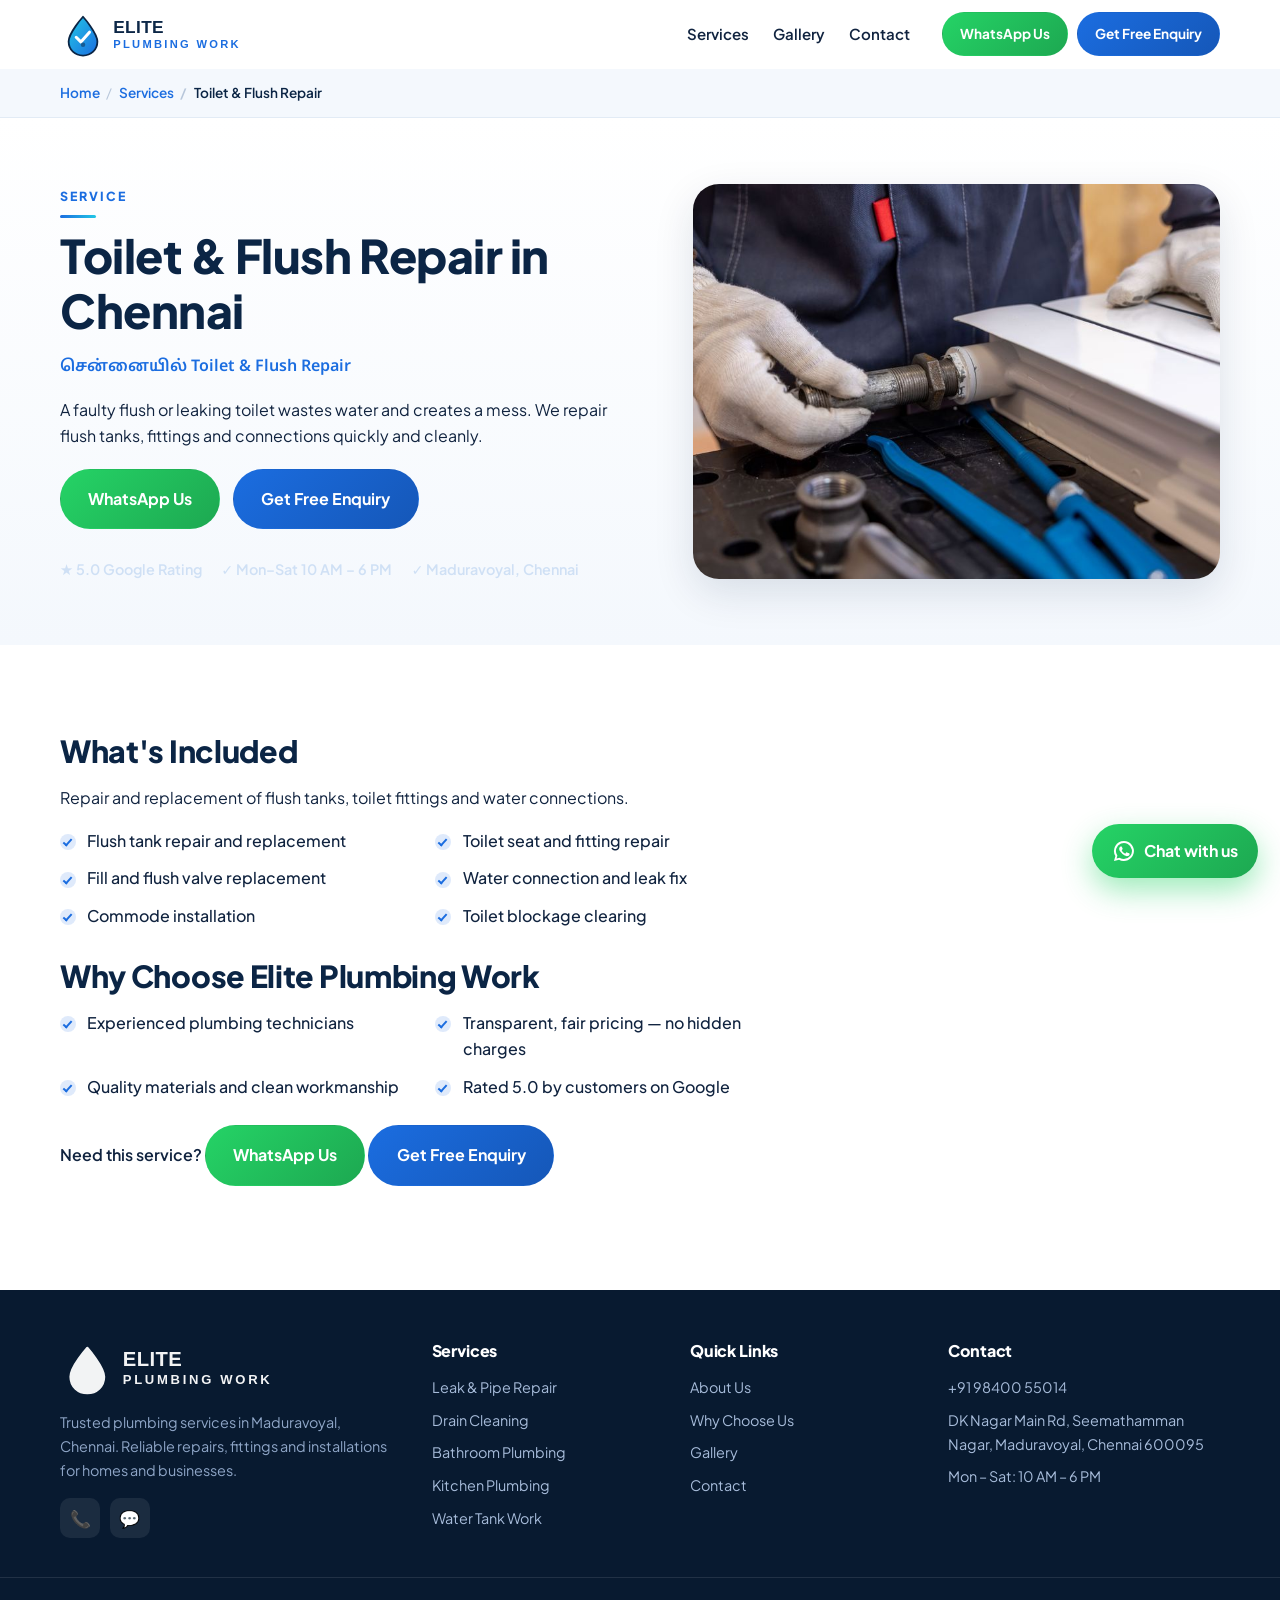
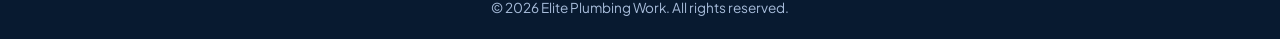
<file: services/toilet-flush-repair.html>
<!DOCTYPE html>
<html lang="en">
<head>
  <meta charset="UTF-8" />
  <meta name="viewport" content="width=device-width, initial-scale=1.0" />
  <script>if("scrollRestoration" in history){history.scrollRestoration="manual"}</script>
  <title>Toilet & Flush Repair in Chennai | Elite Plumbing Work – Maduravoyal</title>
  <meta name="description" content="Toilet & Flush Repair in Chennai by Elite Plumbing Work, Maduravoyal. Repair and replacement of flush tanks, toilet fittings and water connections. Call or WhatsApp +91 98400 55014." />
  <meta name="keywords" content="Toilet & Flush Repair Chennai, plumber Maduravoyal, Elite Plumbing Work, toilet & flush repair near me" />
  <meta name="theme-color" content="#0B2545" />
  <link rel="canonical" href="https://elite-plumbing-work.pages.dev/services/toilet-flush-repair.html" />
  <meta property="og:type" content="article" />
  <meta property="og:title" content="Toilet & Flush Repair in Chennai | Elite Plumbing Work" />
  <meta property="og:description" content="Repair and replacement of flush tanks, toilet fittings and water connections." />
  <meta property="og:image" content="https://elite-plumbing-work.pages.dev/images/service-toilet.jpg" />
  <meta name="twitter:card" content="summary_large_image" />
  <link rel="icon" type="image/svg+xml" href="../assets/favicon.svg" />
  <link rel="preconnect" href="https://fonts.googleapis.com" />
  <link rel="preconnect" href="https://fonts.gstatic.com" crossorigin />
  <link href="https://fonts.googleapis.com/css2?family=Plus+Jakarta+Sans:wght@400;500;600;700;800&family=Noto+Sans+Tamil:wght@400;500;600&display=swap" rel="stylesheet" />
  <link rel="stylesheet" href="../css/styles.css?v=2" />
</head>
<body>
  <script>if(!location.hash)window.scrollTo(0,0);</script>

  <header class="site-header" id="siteHeader">
    <div class="container header__inner">
      <a href="../index.html" class="brand" aria-label="Elite Plumbing Work home">
        <img src="../assets/logo.svg" alt="Elite Plumbing Work" class="brand__logo" width="220" height="54" />
      </a>

      <nav class="nav" id="primaryNav" aria-label="Main navigation">
        <ul class="nav__list">
          <li><a href="../index.html#services" class="nav__link">Services <span class="ta">சேவைகள்</span></a></li>
          <li><a href="../index.html#gallery" class="nav__link">Gallery <span class="ta">புகைப்படங்கள்</span></a></li>
          <li><a href="../index.html#contact" class="nav__link">Contact <span class="ta">தொடர்பு</span></a></li>
        </ul>
        <div class="nav__cta">
          <a href="https://wa.me/919840055014?text=Hi%20Elite%20Plumbing%20Work%2C%20I%20need%20plumbing%20service." target="_blank" rel="noopener" class="btn btn--whatsapp btn--sm">WhatsApp Us</a>
          <a href="../index.html#contact" class="btn btn--primary btn--sm">Get Free Enquiry</a>
        </div>
      </nav>

      <button class="nav-toggle" id="navToggle" aria-expanded="false" aria-controls="primaryNav" aria-label="Toggle menu"><span></span><span></span><span></span></button>
    </div>
  </header>

  <main>
    <nav class="breadcrumb" aria-label="Breadcrumb">
      <div class="container">
        <ol>
          <li><a href="../index.html">Home</a></li>
          <li><a href="../index.html#services">Services</a></li>
          <li aria-current="page">Toilet & Flush Repair</li>
        </ol>
      </div>
    </nav>

    <section class="page-hero">
      <div class="container page-hero__grid">
        <div class="page-hero__text">
          <span class="eyebrow">Service</span>
          <h1>Toilet & Flush Repair in Chennai</h1>
          <p class="page-hero__ta ta">சென்னையில் Toilet & Flush Repair</p>
          <p>A faulty flush or leaking toilet wastes water and creates a mess. We repair flush tanks, fittings and connections quickly and cleanly.</p>
          <div class="page-hero__actions">
            
            <a href="https://wa.me/919840055014?text=Hi%20Elite%20Plumbing%20Work%2C%20I%20need%20help%20with%20toilet%20%26%20flush%20repair." target="_blank" rel="noopener" class="btn btn--whatsapp btn--lg">WhatsApp Us</a>
          <a href="../index.html#contact" class="btn btn--primary btn--lg">Get Free Enquiry</a>
          </div>
          <ul class="hero__chips">
            <li>★ 5.0 Google Rating</li>
            <li>✓ Mon–Sat 10 AM – 6 PM</li>
            <li>✓ Maduravoyal, Chennai</li>
          </ul>
        </div>
        <div class="page-hero__media">
          <img src="../images/service-toilet.jpg" alt="Toilet and flush tank repair in Chennai" />
        </div>
      </div>
    </section>

    <section class="section">
      <div class="container page-content">
        <div class="page-main">
          <h2>What's Included</h2>
          <p>Repair and replacement of flush tanks, toilet fittings and water connections.</p>
          <ul class="includes">
            <li>Flush tank repair and replacement</li>
            <li>Toilet seat and fitting repair</li>
            <li>Fill and flush valve replacement</li>
            <li>Water connection and leak fix</li>
            <li>Commode installation</li>
            <li>Toilet blockage clearing</li>
          </ul>

          <h2>Why Choose Elite Plumbing Work</h2>
          <ul class="includes includes--why">
            <li>Experienced plumbing technicians</li>
            <li>Transparent, fair pricing — no hidden charges</li>
            <li>Quality materials and clean workmanship</li>
            <li>Rated 5.0 by customers on Google</li>
          </ul>
          <p class="page-cta-line">Need this service? 
          <a href="https://wa.me/919840055014?text=Hi%20Elite%20Plumbing%20Work%2C%20I%20need%20help%20with%20toilet%20%26%20flush%20repair." target="_blank" rel="noopener" class="btn btn--whatsapp btn--lg">WhatsApp Us</a>
          <a href="../index.html#contact" class="btn btn--primary btn--lg">Get Free Enquiry</a>
          </p>
        </div>
      </div>
    </section>
  </main>

  <footer class="footer">
    <div class="container footer__grid">
      <div class="footer__brand">
        <img src="../assets/logo.svg" alt="Elite Plumbing Work" width="220" height="54" class="footer__logo" />
        <p>Trusted plumbing services in Maduravoyal, Chennai. Reliable repairs, fittings and installations for homes and businesses.</p>
        <div class="footer__social">
          <a href="tel:+919840055014" aria-label="Call Elite Plumbing Work">📞</a>
          <a href="https://wa.me/919840055014" target="_blank" rel="noopener" aria-label="WhatsApp Elite Plumbing Work">💬</a>
        </div>
      </div>
      <div class="footer__col">
        <h4>Services</h4>
        <ul>
          <li><a href="leak-detection-pipe-repair.html">Leak &amp; Pipe Repair</a></li>
          <li><a href="drain-blockage-removal.html">Drain Cleaning</a></li>
          <li><a href="bathroom-plumbing.html">Bathroom Plumbing</a></li>
          <li><a href="kitchen-plumbing.html">Kitchen Plumbing</a></li>
          <li><a href="water-tank-plumbing.html">Water Tank Work</a></li>
        </ul>
      </div>
      <div class="footer__col">
        <h4>Quick Links</h4>
        <ul>
          <li><a href="../index.html#about">About Us</a></li>
          <li><a href="../index.html#why">Why Choose Us</a></li>
          
          <li><a href="../index.html#gallery">Gallery</a></li>
          <li><a href="../index.html#contact">Contact</a></li>
        </ul>
      </div>
      <div class="footer__col">
        <h4>Contact</h4>
        <ul>
          <li><a href="tel:+919840055014">+91 98400 55014</a></li>
          <li>DK Nagar Main Rd, Seemathamman Nagar, Maduravoyal, Chennai 600095</li>
          <li>Mon – Sat: 10 AM – 6 PM</li>
        </ul>
      </div>
    </div>
    <div class="footer__bottom"><p>© <span id="year"></span> Elite Plumbing Work. All rights reserved.</p></div>
  </footer>

  <a class="fab fab--whatsapp" href="https://wa.me/919840055014?text=Hi%20Elite%20Plumbing%20Work%2C%20I%20need%20help%20with%20plumbing%20work." target="_blank" rel="noopener" aria-label="Chat on WhatsApp">
    <svg viewBox="0 0 24 24" aria-hidden="true"><path d="M12 2a10 10 0 0 0-8.6 15.1L2 22l5-1.3A10 10 0 1 0 12 2zm0 18a8 8 0 0 1-4.1-1.1l-.3-.2-3 .8.8-2.9-.2-.3A8 8 0 1 1 12 20zm4.4-5.9c-.2-.1-1.4-.7-1.6-.8s-.4-.1-.5.1-.6.8-.8 1-.3.2-.5.1a6.5 6.5 0 0 1-1.9-1.2 7.2 7.2 0 0 1-1.3-1.7c-.1-.2 0-.4.1-.5l.4-.5.3-.5v-.5l-.8-1.8c-.2-.5-.4-.4-.5-.4h-.5a1 1 0 0 0-.7.3 2.9 2.9 0 0 0-.9 2.2 5 5 0 0 0 1.1 2.7 11.5 11.5 0 0 0 4.4 3.9c2.5 1 2.5.7 3 .6a2.6 2.6 0 0 0 1.7-1.2 2.1 2.1 0 0 0 .2-1.2c-.1-.2-.3-.3-.5-.4z"/></svg>
    <span class="fab__text">Chat with us</span>
  </a>
  <button class="to-top" id="toTop" aria-label="Back to top">↑</button>
  <div class="mobile-bar">
    <a href="https://wa.me/919840055014?text=Hi%20Elite%20Plumbing%20Work%2C%20I%20need%20help%20with%20plumbing%20work." target="_blank" rel="noopener" class="mobile-bar__item mobile-bar__item--wa"><span>💬</span>WhatsApp</a>
    <a href="../index.html#contact" class="mobile-bar__item"><span>✉️</span>Enquiry</a>
  </div>
  <script type="application/ld+json">{"@context":"https://schema.org","@type":"Service","serviceType":"Toilet & Flush Repair","name":"Toilet & Flush Repair in Chennai","description":"Repair and replacement of flush tanks, toilet fittings and water connections.","areaServed":{"@type":"City","name":"Chennai"},"provider":{"@type":"Plumber","name":"Elite Plumbing Work","telephone":"+91-98400-55014","address":{"@type":"PostalAddress","streetAddress":"DK Nagar Main Rd, Seemathamman Nagar, Maduravoyal","addressLocality":"Chennai","addressRegion":"Tamil Nadu","postalCode":"600095","addressCountry":"IN"}},"url":"toilet-flush-repair.html"}</script>
  <script type="application/ld+json">{"@context":"https://schema.org","@type":"FAQPage","mainEntity":[{"@type":"Question","name":"Why does my flush tank keep running?","acceptedAnswer":{"@type":"Answer","text":"A worn flush or fill valve is the common cause. We inspect the tank and replace the faulty part."}},{"@type":"Question","name":"Can you fix a leaking toilet?","acceptedAnswer":{"@type":"Answer","text":"Yes. We repair leaks at the tank, connections and base, and re-seal or replace parts as needed."}},{"@type":"Question","name":"Do you install new commodes?","acceptedAnswer":{"@type":"Answer","text":"Yes. We install new WC / commode units and connect the water supply and drainage correctly."}}]}</script>
  <script type="application/ld+json">{"@context":"https://schema.org","@type":"BreadcrumbList","itemListElement":[{"@type":"ListItem","position":1,"name":"Home","item":"../index.html"},{"@type":"ListItem","position":2,"name":"Services","item":"../index.html#services"},{"@type":"ListItem","position":3,"name":"Toilet & Flush Repair","item":"toilet-flush-repair.html"}]}</script>
  <script src="../js/main.js?v=2" defer></script>
</body>
</html>
</file>
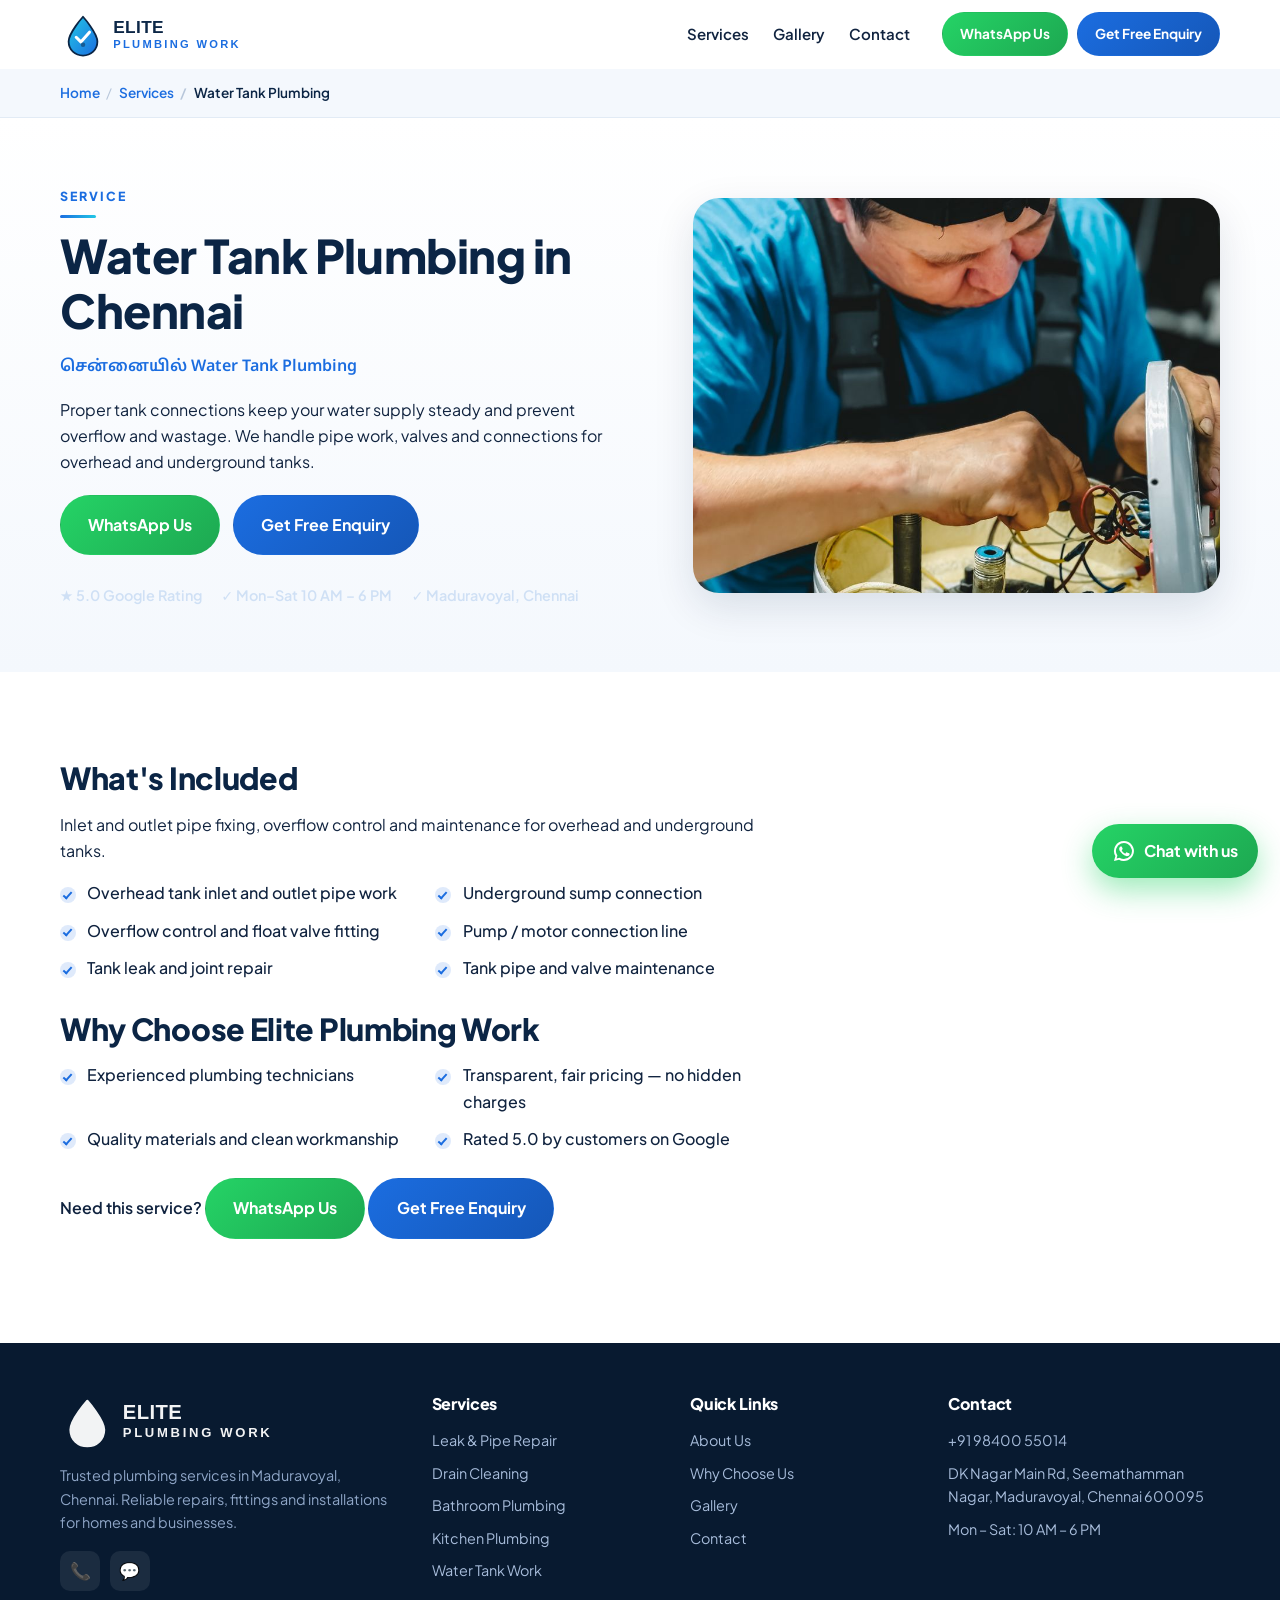
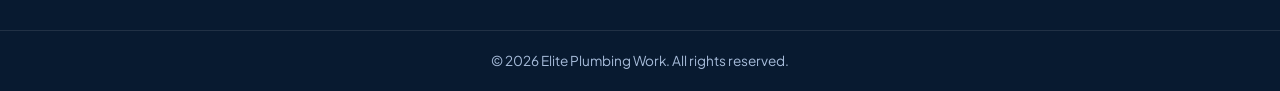
<file: services/water-tank-plumbing.html>
<!DOCTYPE html>
<html lang="en">
<head>
  <meta charset="UTF-8" />
  <meta name="viewport" content="width=device-width, initial-scale=1.0" />
  <script>if("scrollRestoration" in history){history.scrollRestoration="manual"}</script>
  <title>Water Tank Plumbing in Chennai | Elite Plumbing Work – Maduravoyal</title>
  <meta name="description" content="Water Tank Plumbing in Chennai by Elite Plumbing Work, Maduravoyal. Inlet and outlet pipe fixing, overflow control and maintenance for overhead and underground tanks. Call or WhatsApp +91 98400 55014." />
  <meta name="keywords" content="Water Tank Plumbing Chennai, plumber Maduravoyal, Elite Plumbing Work, water tank plumbing near me" />
  <meta name="theme-color" content="#0B2545" />
  <link rel="canonical" href="https://elite-plumbing-work.pages.dev/services/water-tank-plumbing.html" />
  <meta property="og:type" content="article" />
  <meta property="og:title" content="Water Tank Plumbing in Chennai | Elite Plumbing Work" />
  <meta property="og:description" content="Inlet and outlet pipe fixing, overflow control and maintenance for overhead and underground tanks." />
  <meta property="og:image" content="https://elite-plumbing-work.pages.dev/images/service-tank.jpg" />
  <meta name="twitter:card" content="summary_large_image" />
  <link rel="icon" type="image/svg+xml" href="../assets/favicon.svg" />
  <link rel="preconnect" href="https://fonts.googleapis.com" />
  <link rel="preconnect" href="https://fonts.gstatic.com" crossorigin />
  <link href="https://fonts.googleapis.com/css2?family=Plus+Jakarta+Sans:wght@400;500;600;700;800&family=Noto+Sans+Tamil:wght@400;500;600&display=swap" rel="stylesheet" />
  <link rel="stylesheet" href="../css/styles.css?v=2" />
</head>
<body>
  <script>if(!location.hash)window.scrollTo(0,0);</script>

  <header class="site-header" id="siteHeader">
    <div class="container header__inner">
      <a href="../index.html" class="brand" aria-label="Elite Plumbing Work home">
        <img src="../assets/logo.svg" alt="Elite Plumbing Work" class="brand__logo" width="220" height="54" />
      </a>

      <nav class="nav" id="primaryNav" aria-label="Main navigation">
        <ul class="nav__list">
          <li><a href="../index.html#services" class="nav__link">Services <span class="ta">சேவைகள்</span></a></li>
          <li><a href="../index.html#gallery" class="nav__link">Gallery <span class="ta">புகைப்படங்கள்</span></a></li>
          <li><a href="../index.html#contact" class="nav__link">Contact <span class="ta">தொடர்பு</span></a></li>
        </ul>
        <div class="nav__cta">
          <a href="https://wa.me/919840055014?text=Hi%20Elite%20Plumbing%20Work%2C%20I%20need%20plumbing%20service." target="_blank" rel="noopener" class="btn btn--whatsapp btn--sm">WhatsApp Us</a>
          <a href="../index.html#contact" class="btn btn--primary btn--sm">Get Free Enquiry</a>
        </div>
      </nav>

      <button class="nav-toggle" id="navToggle" aria-expanded="false" aria-controls="primaryNav" aria-label="Toggle menu"><span></span><span></span><span></span></button>
    </div>
  </header>

  <main>
    <nav class="breadcrumb" aria-label="Breadcrumb">
      <div class="container">
        <ol>
          <li><a href="../index.html">Home</a></li>
          <li><a href="../index.html#services">Services</a></li>
          <li aria-current="page">Water Tank Plumbing</li>
        </ol>
      </div>
    </nav>

    <section class="page-hero">
      <div class="container page-hero__grid">
        <div class="page-hero__text">
          <span class="eyebrow">Service</span>
          <h1>Water Tank Plumbing in Chennai</h1>
          <p class="page-hero__ta ta">சென்னையில் Water Tank Plumbing</p>
          <p>Proper tank connections keep your water supply steady and prevent overflow and wastage. We handle pipe work, valves and connections for overhead and underground tanks.</p>
          <div class="page-hero__actions">
            
            <a href="https://wa.me/919840055014?text=Hi%20Elite%20Plumbing%20Work%2C%20I%20need%20help%20with%20water%20tank%20plumbing." target="_blank" rel="noopener" class="btn btn--whatsapp btn--lg">WhatsApp Us</a>
          <a href="../index.html#contact" class="btn btn--primary btn--lg">Get Free Enquiry</a>
          </div>
          <ul class="hero__chips">
            <li>★ 5.0 Google Rating</li>
            <li>✓ Mon–Sat 10 AM – 6 PM</li>
            <li>✓ Maduravoyal, Chennai</li>
          </ul>
        </div>
        <div class="page-hero__media">
          <img src="../images/service-tank.jpg" alt="Water tank plumbing and pipe connections in Chennai" />
        </div>
      </div>
    </section>

    <section class="section">
      <div class="container page-content">
        <div class="page-main">
          <h2>What's Included</h2>
          <p>Inlet and outlet pipe fixing, overflow control and maintenance for overhead and underground tanks.</p>
          <ul class="includes">
            <li>Overhead tank inlet and outlet pipe work</li>
            <li>Underground sump connection</li>
            <li>Overflow control and float valve fitting</li>
            <li>Pump / motor connection line</li>
            <li>Tank leak and joint repair</li>
            <li>Tank pipe and valve maintenance</li>
          </ul>

          <h2>Why Choose Elite Plumbing Work</h2>
          <ul class="includes includes--why">
            <li>Experienced plumbing technicians</li>
            <li>Transparent, fair pricing — no hidden charges</li>
            <li>Quality materials and clean workmanship</li>
            <li>Rated 5.0 by customers on Google</li>
          </ul>
          <p class="page-cta-line">Need this service? 
          <a href="https://wa.me/919840055014?text=Hi%20Elite%20Plumbing%20Work%2C%20I%20need%20help%20with%20water%20tank%20plumbing." target="_blank" rel="noopener" class="btn btn--whatsapp btn--lg">WhatsApp Us</a>
          <a href="../index.html#contact" class="btn btn--primary btn--lg">Get Free Enquiry</a>
          </p>
        </div>
      </div>
    </section>
  </main>

  <footer class="footer">
    <div class="container footer__grid">
      <div class="footer__brand">
        <img src="../assets/logo.svg" alt="Elite Plumbing Work" width="220" height="54" class="footer__logo" />
        <p>Trusted plumbing services in Maduravoyal, Chennai. Reliable repairs, fittings and installations for homes and businesses.</p>
        <div class="footer__social">
          <a href="tel:+919840055014" aria-label="Call Elite Plumbing Work">📞</a>
          <a href="https://wa.me/919840055014" target="_blank" rel="noopener" aria-label="WhatsApp Elite Plumbing Work">💬</a>
        </div>
      </div>
      <div class="footer__col">
        <h4>Services</h4>
        <ul>
          <li><a href="leak-detection-pipe-repair.html">Leak &amp; Pipe Repair</a></li>
          <li><a href="drain-blockage-removal.html">Drain Cleaning</a></li>
          <li><a href="bathroom-plumbing.html">Bathroom Plumbing</a></li>
          <li><a href="kitchen-plumbing.html">Kitchen Plumbing</a></li>
          <li><a href="water-tank-plumbing.html">Water Tank Work</a></li>
        </ul>
      </div>
      <div class="footer__col">
        <h4>Quick Links</h4>
        <ul>
          <li><a href="../index.html#about">About Us</a></li>
          <li><a href="../index.html#why">Why Choose Us</a></li>
          
          <li><a href="../index.html#gallery">Gallery</a></li>
          <li><a href="../index.html#contact">Contact</a></li>
        </ul>
      </div>
      <div class="footer__col">
        <h4>Contact</h4>
        <ul>
          <li><a href="tel:+919840055014">+91 98400 55014</a></li>
          <li>DK Nagar Main Rd, Seemathamman Nagar, Maduravoyal, Chennai 600095</li>
          <li>Mon – Sat: 10 AM – 6 PM</li>
        </ul>
      </div>
    </div>
    <div class="footer__bottom"><p>© <span id="year"></span> Elite Plumbing Work. All rights reserved.</p></div>
  </footer>

  <a class="fab fab--whatsapp" href="https://wa.me/919840055014?text=Hi%20Elite%20Plumbing%20Work%2C%20I%20need%20help%20with%20plumbing%20work." target="_blank" rel="noopener" aria-label="Chat on WhatsApp">
    <svg viewBox="0 0 24 24" aria-hidden="true"><path d="M12 2a10 10 0 0 0-8.6 15.1L2 22l5-1.3A10 10 0 1 0 12 2zm0 18a8 8 0 0 1-4.1-1.1l-.3-.2-3 .8.8-2.9-.2-.3A8 8 0 1 1 12 20zm4.4-5.9c-.2-.1-1.4-.7-1.6-.8s-.4-.1-.5.1-.6.8-.8 1-.3.2-.5.1a6.5 6.5 0 0 1-1.9-1.2 7.2 7.2 0 0 1-1.3-1.7c-.1-.2 0-.4.1-.5l.4-.5.3-.5v-.5l-.8-1.8c-.2-.5-.4-.4-.5-.4h-.5a1 1 0 0 0-.7.3 2.9 2.9 0 0 0-.9 2.2 5 5 0 0 0 1.1 2.7 11.5 11.5 0 0 0 4.4 3.9c2.5 1 2.5.7 3 .6a2.6 2.6 0 0 0 1.7-1.2 2.1 2.1 0 0 0 .2-1.2c-.1-.2-.3-.3-.5-.4z"/></svg>
    <span class="fab__text">Chat with us</span>
  </a>
  <button class="to-top" id="toTop" aria-label="Back to top">↑</button>
  <div class="mobile-bar">
    <a href="https://wa.me/919840055014?text=Hi%20Elite%20Plumbing%20Work%2C%20I%20need%20help%20with%20plumbing%20work." target="_blank" rel="noopener" class="mobile-bar__item mobile-bar__item--wa"><span>💬</span>WhatsApp</a>
    <a href="../index.html#contact" class="mobile-bar__item"><span>✉️</span>Enquiry</a>
  </div>
  <script type="application/ld+json">{"@context":"https://schema.org","@type":"Service","serviceType":"Water Tank Plumbing","name":"Water Tank Plumbing in Chennai","description":"Inlet and outlet pipe fixing, overflow control and maintenance for overhead and underground tanks.","areaServed":{"@type":"City","name":"Chennai"},"provider":{"@type":"Plumber","name":"Elite Plumbing Work","telephone":"+91-98400-55014","address":{"@type":"PostalAddress","streetAddress":"DK Nagar Main Rd, Seemathamman Nagar, Maduravoyal","addressLocality":"Chennai","addressRegion":"Tamil Nadu","postalCode":"600095","addressCountry":"IN"}},"url":"water-tank-plumbing.html"}</script>
  <script type="application/ld+json">{"@context":"https://schema.org","@type":"FAQPage","mainEntity":[{"@type":"Question","name":"Can you connect a new overhead tank?","acceptedAnswer":{"@type":"Answer","text":"Yes. We run the inlet and outlet lines, fit valves and set up the overflow so the tank fills and supplies correctly."}},{"@type":"Question","name":"Why is my tank overflowing?","acceptedAnswer":{"@type":"Answer","text":"Usually a faulty float valve. We inspect and replace it so the water stops at the right level."}},{"@type":"Question","name":"Do you work on underground sumps?","acceptedAnswer":{"@type":"Answer","text":"Yes. We handle sump connections, inlet/outlet lines and pump connection work for homes and buildings."}}]}</script>
  <script type="application/ld+json">{"@context":"https://schema.org","@type":"BreadcrumbList","itemListElement":[{"@type":"ListItem","position":1,"name":"Home","item":"../index.html"},{"@type":"ListItem","position":2,"name":"Services","item":"../index.html#services"},{"@type":"ListItem","position":3,"name":"Water Tank Plumbing","item":"water-tank-plumbing.html"}]}</script>
  <script src="../js/main.js?v=2" defer></script>
</body>
</html>
</file>
<file: css/styles.css>
/* =========================================================
   Elite Plumbing Work — stylesheet
   ========================================================= */

:root{
  --navy:#0B2545;
  --navy-800:#0F2A4A;
  --navy-700:#12335c;
  --blue:#1B6DE0;
  --blue-dark:#1557b8;
  --cyan:#22C7E6;
  --amber:#f6a723;
  --wa:#25D366;
  --wa-dark:#1da851;
  --ink:#10233f;
  --muted:#5b6b83;
  --line:#e2ebf5;
  --bg:#ffffff;
  --bg-alt:#f4f8fd;
  --white:#ffffff;
  --shadow-sm:0 4px 14px rgba(11,37,69,.08);
  --shadow-md:0 14px 40px rgba(11,37,69,.12);
  --shadow-lg:0 26px 70px rgba(11,37,69,.20);
  --radius:16px;
  --radius-sm:10px;
  --radius-lg:26px;
  --container:1200px;
  --ease:cubic-bezier(.22,.61,.36,1);
}

*,*::before,*::after{box-sizing:border-box}
html{scroll-behavior:smooth;scroll-padding-top:96px;-webkit-text-size-adjust:100%}
body{
  margin:0;
  font-family:"Plus Jakarta Sans",system-ui,-apple-system,"Segoe UI",Roboto,Arial,sans-serif;
  color:var(--ink);
  background:var(--bg);
  line-height:1.65;
  overflow-x:hidden;
  overflow-x:clip;
}
img{max-width:100%;display:block}
a{color:inherit;text-decoration:none}
h1,h2,h3,h4{line-height:1.2;margin:0 0 .5em;color:var(--navy);font-weight:800;letter-spacing:-.01em}
h2{font-size:clamp(1.6rem,3.4vw,2.5rem)}
h3{font-size:1.15rem}
p{margin:0 0 1rem}
ul{margin:0;padding:0;list-style:none}
button{font:inherit;cursor:pointer}
.ta{font-family:"Noto Sans Tamil","Plus Jakarta Sans",sans-serif;display:block;font-weight:500}

.container{width:100%;max-width:var(--container);margin-inline:auto;padding-inline:20px}
.container--narrow{max-width:880px}

.ico{width:18px;height:18px;fill:currentColor;flex:none}
.ico--star{fill:var(--amber)}

/* ---------- Buttons ---------- */
.btn{
  --bg:var(--blue);--fg:#fff;--bd:transparent;
  display:inline-flex;align-items:center;justify-content:center;gap:.55rem;
  background:var(--bg);color:var(--fg);border:1.5px solid var(--bd);
  padding:.85rem 1.4rem;border-radius:999px;font-weight:700;font-size:.95rem;
  transition:transform .25s var(--ease),box-shadow .25s var(--ease),background .25s,color .25s;
  white-space:nowrap;
}
.btn:hover{transform:translateY(-2px);box-shadow:var(--shadow-md)}
.btn--sm{padding:.6rem 1.05rem;font-size:.85rem}
.btn--lg{padding:1rem 1.7rem;font-size:1rem}
.btn--block{width:100%}
.btn--primary{background:linear-gradient(135deg,var(--blue),var(--blue-dark));--fg:#fff}
.btn--whatsapp{background:linear-gradient(135deg,var(--wa),var(--wa-dark));--fg:#fff}
.btn--light{background:#fff;--fg:var(--navy)}
.btn--ghost{background:rgba(27,109,224,.08);--fg:var(--navy)}
.btn--outline{background:transparent;--fg:var(--navy);--bd:var(--line)}
.btn--outline:hover{background:var(--navy);color:#fff;border-color:var(--navy)}

.eyebrow{
  display:inline-block;font-size:.78rem;font-weight:800;letter-spacing:.16em;
  text-transform:uppercase;color:var(--blue);margin-bottom:.6rem;
}
.eyebrow::after{
  content:"";display:block;width:36px;height:3px;border-radius:3px;margin:.5rem 0 0;
  background:linear-gradient(90deg,var(--blue),var(--cyan));
}
.section__head .eyebrow::after,.section__head--light .eyebrow::after{margin-inline:auto}

/* ---------- Header ---------- */
.site-header{
  position:sticky;top:0;z-index:60;background:rgba(255,255,255,.86);
  backdrop-filter:blur(14px);border-bottom:1px solid transparent;transition:.3s var(--ease);
}
.site-header.is-scrolled{box-shadow:var(--shadow-sm);border-bottom-color:var(--line)}
.header__inner{display:flex;align-items:center;justify-content:space-between;gap:1rem;padding-block:.7rem}
.brand__logo{height:46px;width:auto}
.nav{display:flex;align-items:center;gap:2rem}
.nav__list{display:flex;gap:1.5rem}
.nav__link{font-weight:600;font-size:.94rem;color:var(--ink);position:relative;padding-block:.3rem}
.nav__link .ta{display:none}
.nav__link::after{content:"";position:absolute;left:0;bottom:-2px;height:2px;width:0;background:var(--blue);transition:width .3s var(--ease)}
.nav__link:hover{color:var(--blue)}
.nav__link:hover::after{width:100%}
.nav__cta{display:flex;gap:.6rem}
.nav-toggle{display:none;flex-direction:column;gap:5px;background:none;border:0;padding:8px}
.nav-toggle span{width:24px;height:2.5px;background:var(--navy);border-radius:2px;transition:.3s var(--ease)}
.nav-toggle[aria-expanded="true"] span:nth-child(1){transform:translateY(7.5px) rotate(45deg)}
.nav-toggle[aria-expanded="true"] span:nth-child(2){opacity:0}
.nav-toggle[aria-expanded="true"] span:nth-child(3){transform:translateY(-7.5px) rotate(-45deg)}

/* ---------- Hero ---------- */
.hero{position:relative;min-height:min(88vh,760px);display:flex;align-items:center;overflow:hidden;color:#fff}
.hero__bg{position:absolute;inset:0;background:url("../images/hero.jpg") center/cover no-repeat;transform:scale(1.04)}
.hero__overlay{position:absolute;inset:0;background:linear-gradient(105deg,rgba(11,37,69,.94) 0%,rgba(11,37,69,.82) 45%,rgba(27,109,224,.55) 100%)}
.hero__content{position:relative;z-index:2;padding-block:5rem;max-width:760px}
.pill{
  display:inline-flex;align-items:center;gap:.45rem;background:rgba(255,255,255,.14);
  border:1px solid rgba(255,255,255,.3);color:#fff;padding:.4rem .9rem;border-radius:999px;
  font-size:.83rem;font-weight:600;margin-bottom:1.2rem;backdrop-filter:blur(6px);
}
.pill .ico{width:15px;height:15px}
.hero__title{color:#fff;font-size:clamp(2rem,5.2vw,3.5rem);font-weight:800;line-height:1.12}
.hero__title .accent{color:var(--cyan);display:block}
.hero__title-ta{font-size:clamp(1rem,2.4vw,1.4rem);font-weight:500;opacity:.92;margin-top:.6rem}
.hero__text{font-size:clamp(1rem,1.6vw,1.15rem);color:#dbe8f8;max-width:600px;margin-top:.8rem}
.hero__actions{display:flex;flex-wrap:wrap;gap:.8rem;margin-top:1.6rem}
.hero__chips{display:flex;flex-wrap:wrap;gap:1.2rem;margin-top:1.8rem;font-size:.9rem;color:#cfe0f5}
.hero__chips li{font-weight:600}

/* ---------- Stats ---------- */
.stats{background:var(--bg-alt);border-bottom:1px solid var(--line)}
.stats__grid{display:grid;grid-template-columns:repeat(4,1fr);gap:1rem;padding-block:2rem}
.stat{text-align:center;padding:.4rem}
.stat__num{display:block;font-size:clamp(1.7rem,4vw,2.4rem);font-weight:800;color:var(--blue)}
.stat__label{font-size:.88rem;color:var(--muted);font-weight:600}
.stat__label .ta{display:inline;font-size:.82rem;color:var(--muted)}

/* ---------- Sections ---------- */
.section{padding-block:clamp(3.2rem,7vw,5.5rem)}
.section--alt{background:var(--bg-alt)}
.section__head{text-align:center;max-width:760px;margin:0 auto clamp(2rem,4vw,3rem)}
.section__sub{color:var(--muted);font-size:.98rem;margin-top:.2rem}
.section__link{margin-top:1rem}
.section__head--light h2,.section__head--light .section__sub{color:#fff}
.section__head--light .eyebrow{color:var(--cyan)}

/* ---------- Services ---------- */
.services-grid{display:grid;grid-template-columns:repeat(4,1fr);gap:1.4rem}
.service-card{
  background:#fff;border:1px solid var(--line);border-radius:var(--radius);overflow:hidden;
  display:flex;flex-direction:column;transition:transform .35s var(--ease),box-shadow .35s var(--ease),border-color .35s;
}
.service-card:hover{transform:translateY(-8px);box-shadow:var(--shadow-lg);border-color:transparent}
.service-card__img{display:block;aspect-ratio:16/11;overflow:hidden}
.service-card__img img{width:100%;height:100%;object-fit:cover;transition:transform .6s var(--ease)}
.service-card:hover .service-card__img img{transform:scale(1.08)}
.service-card__body{padding:1.15rem 1.2rem 1.35rem;display:flex;flex-direction:column;flex:1}
.service-card__body h3{font-size:1.06rem;margin-bottom:.4rem}
.service-card__body h3 a{color:inherit;transition:color .25s}
.service-card__body h3 a:hover{color:var(--blue)}
.service-card__body p{font-size:.9rem;color:var(--muted);margin-bottom:1rem}
.service-card__link{margin-top:auto;color:var(--blue);font-weight:700;font-size:.88rem;transition:gap .3s}
.service-card__link:hover{color:var(--blue-dark)}

/* ---------- About ---------- */
.about{display:grid;grid-template-columns:1fr 1.1fr;gap:clamp(1.5rem,4vw,3.5rem);align-items:center}
.about__media{position:relative;border-radius:var(--radius-lg);overflow:hidden;box-shadow:var(--shadow-md)}
.about__media img{width:100%;aspect-ratio:4/3;object-fit:cover}
.about__badge{
  position:absolute;bottom:16px;right:16px;background:#fff;border-radius:14px;
  padding:.7rem 1rem;text-align:center;box-shadow:var(--shadow-md);
}
.about__badge strong{display:block;color:var(--amber);font-size:1.3rem}
.about__badge span{font-size:.72rem;color:var(--muted);font-weight:600}
.about__ta{color:var(--blue);font-weight:600;margin-top:-.6rem}
.about__list{margin:1.2rem 0 1.6rem;display:grid;gap:.55rem}
.about__list li{position:relative;padding-left:1.7rem;font-weight:500;font-size:.96rem}
.about__list li::before{
  content:"";position:absolute;left:0;top:.42em;width:16px;height:16px;border-radius:50%;
  background:rgba(27,109,224,.14);
}
.about__list li::after{
  content:"";position:absolute;left:5px;top:.62em;width:5px;height:9px;
  border-right:2px solid var(--blue);border-bottom:2px solid var(--blue);transform:rotate(42deg);
}

/* ---------- Service Area ---------- */
.areas__grid{display:grid;grid-template-columns:1fr 1.05fr;gap:clamp(1.5rem,4vw,3.4rem);align-items:center}
.areas__media{position:relative;border-radius:var(--radius-lg);overflow:hidden;box-shadow:var(--shadow-md)}
.areas__media img{width:100%;aspect-ratio:4/3;object-fit:cover}
.areas__pin{
  position:absolute;bottom:16px;left:16px;background:#fff;border-radius:14px;padding:.7rem 1rem;
  display:flex;align-items:center;gap:.6rem;box-shadow:var(--shadow-md);
}
.areas__pin-ico{font-size:1.3rem}
.areas__pin strong{display:block;font-size:.78rem;color:var(--muted);text-transform:uppercase;letter-spacing:.06em}
.areas__pin span{font-weight:700;color:var(--navy);font-size:.92rem}
.areas__ta{color:var(--blue);font-weight:600;margin-top:-.6rem}
.areas__list{display:flex;flex-wrap:wrap;gap:.6rem;margin:1.3rem 0}
.areas__list li{
  background:#fff;border:1.5px solid var(--line);border-radius:999px;padding:.45rem 1rem;
  font-weight:600;font-size:.9rem;color:var(--navy);transition:.3s var(--ease);
}
.areas__list li:hover{border-color:var(--blue);color:var(--blue);transform:translateY(-2px);box-shadow:var(--shadow-sm)}
.areas__note{font-size:.9rem;color:var(--muted)}
.areas__actions{display:flex;gap:.8rem;flex-wrap:wrap;margin-top:1.2rem}

/* ---------- Why ---------- */
.why{position:relative;color:#fff;background:var(--navy)}
.why__bg{position:absolute;inset:0;background-size:cover;background-position:center;opacity:.16;mix-blend-mode:luminosity}
.why .container{position:relative;z-index:2}
.why__grid{display:grid;grid-template-columns:repeat(4,1fr);gap:1.2rem}
.why-card{
  background:rgba(255,255,255,.07);border:1px solid rgba(255,255,255,.14);
  border-radius:var(--radius);padding:1.5rem 1.3rem;transition:transform .35s var(--ease),background .35s;
}
.why-card:hover{transform:translateY(-6px);background:rgba(255,255,255,.13)}
.why-card__ico{font-size:1.6rem;margin-bottom:.6rem}
.why-card h3{color:#fff;font-size:1.05rem}
.why-card p{color:#c3d4ec;font-size:.9rem;margin:0}

/* ---------- Process ---------- */
.steps{display:grid;grid-template-columns:repeat(4,1fr);gap:1.2rem;counter-reset:s}
.step{background:#fff;border:1px solid var(--line);border-radius:var(--radius);padding:1.6rem 1.3rem;position:relative;transition:transform .35s var(--ease),box-shadow .35s var(--ease)}
.step:hover{transform:translateY(-6px);box-shadow:var(--shadow-md)}
.step__n{display:inline-block;font-size:1.4rem;font-weight:800;color:var(--cyan);margin-bottom:.5rem}
.step h3{font-size:1.05rem;margin-bottom:.35rem}
.step p{font-size:.9rem;color:var(--muted);margin:0}

/* ---------- Gallery ---------- */
.gallery{display:grid;grid-template-columns:repeat(3,1fr);gap:1rem}
.gallery__item{border-radius:var(--radius);overflow:hidden;position:relative;aspect-ratio:4/3;box-shadow:var(--shadow-sm)}
.gallery__item img{width:100%;height:100%;object-fit:cover;transition:transform .6s var(--ease)}
.gallery__item::after{content:"＋";position:absolute;inset:0;display:grid;place-items:center;color:#fff;font-size:1.8rem;background:rgba(11,37,69,.55);opacity:0;transition:opacity .35s var(--ease)}
.gallery__item:hover img{transform:scale(1.09)}
.gallery__item:hover::after{opacity:1}

/* lightbox */
.lightbox{position:fixed;inset:0;background:rgba(6,18,34,.92);display:none;place-items:center;z-index:120;padding:24px}
.lightbox.is-open{display:grid}
.lightbox img{max-width:92vw;max-height:88vh;border-radius:12px;box-shadow:var(--shadow-lg)}
.lightbox__close{position:absolute;top:18px;right:22px;background:none;border:0;color:#fff;font-size:2rem;line-height:1}

/* ---------- Reviews ---------- */
.reviews__inner{display:grid;grid-template-columns:.85fr 1.15fr;gap:clamp(1.5rem,4vw,3rem);align-items:center}
.reviews__card{
  background:linear-gradient(150deg,var(--navy),var(--blue));color:#fff;border-radius:var(--radius-lg);
  padding:2.4rem 1.8rem;text-align:center;box-shadow:var(--shadow-lg);
}
.reviews__stars{color:var(--amber);font-size:1.5rem;letter-spacing:.15em}
.reviews__score{font-size:3.4rem;font-weight:800;line-height:1}
.reviews__meta{color:#dbe8f8;margin:.5rem 0 .3rem}
.reviews__ta{color:#a7c8f2;font-size:.9rem;margin-bottom:1.3rem}
.reviews__card .btn--outline{--fg:#fff;--bd:rgba(255,255,255,.5)}
.reviews__card .btn--outline:hover{background:#fff;color:var(--navy);border-color:#fff}
.reviews__text p{color:var(--muted)}

/* ---------- FAQ ---------- */
.faq{display:grid;gap:.8rem}
.faq__item{background:#fff;border:1px solid var(--line);border-radius:var(--radius-sm);overflow:hidden;transition:box-shadow .3s}
.faq__item.is-open{box-shadow:var(--shadow-md)}
.faq__q{
  width:100%;text-align:left;background:none;border:0;padding:1.1rem 1.3rem;
  font-weight:700;color:var(--navy);display:flex;justify-content:space-between;align-items:center;gap:1rem;font-size:1rem;
}
.faq__icon{position:relative;width:16px;height:16px;flex:none}
.faq__icon::before,.faq__icon::after{content:"";position:absolute;background:var(--blue);border-radius:2px;transition:.3s var(--ease)}
.faq__icon::before{top:7px;left:0;width:16px;height:2px}
.faq__icon::after{left:7px;top:0;width:2px;height:16px}
.faq__item.is-open .faq__icon::after{transform:rotate(90deg);opacity:0}
.faq__a{max-height:0;overflow:hidden;transition:max-height .4s var(--ease)}
.faq__a p{padding:0 1.3rem 1.2rem;margin:0;color:var(--muted);font-size:.94rem}

/* ---------- Contact ---------- */
.contact{background:var(--navy);color:#fff;position:relative}
.contact h2{color:#fff}
.contact .eyebrow{color:var(--cyan)}
.contact__grid{display:grid;grid-template-columns:1fr 1fr;gap:clamp(1.6rem,4vw,3.2rem);align-items:start}
.contact__ta{color:var(--cyan);font-weight:600;margin-top:-.6rem}
.contact__info > p{color:#c3d4ec}
.contact__list{display:grid;gap:1rem;margin:1.6rem 0}
.contact__list li{display:flex;gap:.9rem;align-items:flex-start}
.contact__ico{width:42px;height:42px;flex:none;display:grid;place-items:center;background:rgba(255,255,255,.1);border-radius:12px;font-size:1.1rem}
.contact__list strong{display:block;font-size:.8rem;text-transform:uppercase;letter-spacing:.08em;color:var(--cyan)}
.contact__list a,.contact__list span{color:#e6eefb;font-weight:500}
.contact__list a:hover{color:#fff;text-decoration:underline}
.contact__actions{display:flex;gap:.8rem;flex-wrap:wrap}

.enquiry-form{background:#fff;border-radius:var(--radius-lg);padding:clamp(1.5rem,3vw,2.2rem);color:var(--ink);box-shadow:var(--shadow-lg)}
.enquiry-form h3{font-size:1.3rem;margin-bottom:.3rem}
.enquiry-form__note{font-size:.85rem;color:var(--muted);margin-bottom:1.2rem}
.field{margin-bottom:1rem}
.field label{display:block;font-size:.85rem;font-weight:700;margin-bottom:.35rem;color:var(--navy)}
.req{color:#e5484d}
.field input,.field select,.field textarea{
  width:100%;padding:.8rem .95rem;border:1.5px solid var(--line);border-radius:var(--radius-sm);
  font:inherit;font-size:.94rem;color:var(--ink);background:#fbfdff;transition:border-color .25s,box-shadow .25s;
}
.field input:focus,.field select:focus,.field textarea:focus{outline:none;border-color:var(--blue);box-shadow:0 0 0 4px rgba(27,109,224,.12)}
.field input.invalid,.field select.invalid{border-color:#e5484d;background:#fff6f6}
.field textarea{resize:vertical;min-height:110px}
.enquiry-form__status{font-size:.86rem;font-weight:600;margin:.8rem 0 0;min-height:1.2em}
.enquiry-form__status.ok{color:var(--wa-dark)}
.enquiry-form__status.err{color:#e5484d}

.map-wrap{margin-top:clamp(2rem,5vw,3.5rem);border-radius:var(--radius);overflow:hidden;box-shadow:var(--shadow-lg);border:4px solid #fff}
.map-wrap iframe{display:block}

/* ---------- Footer ---------- */
.footer{background:#081a30;color:#a7bcda;padding-top:3.2rem}
.footer__grid{display:grid;grid-template-columns:1.5fr 1fr 1fr 1.2fr;gap:2rem;padding-bottom:2.4rem}
.footer__logo{filter:brightness(0) invert(1);opacity:.95;margin-bottom:1rem}
.footer__brand p{font-size:.9rem;color:#8fa6c7}
.footer__social{display:flex;gap:.6rem;margin-top:1rem}
.footer__social a{width:40px;height:40px;display:grid;place-items:center;background:rgba(255,255,255,.08);border-radius:10px;font-size:1.05rem;transition:.3s}
.footer__social a:hover{background:var(--blue)}
.footer h4{color:#fff;font-size:1rem;margin-bottom:1rem}
.footer__col ul{display:grid;gap:.55rem}
.footer__col li,.footer__col a{font-size:.9rem}
.footer__col a:hover{color:#fff}
.footer__bottom{border-top:1px solid rgba(255,255,255,.1);padding-block:1.2rem;text-align:center}
.footer__bottom p{margin:0;font-size:.85rem}

/* ---------- Floating buttons ---------- */
.fab{
  position:fixed;right:22px;bottom:22px;z-index:90;display:inline-flex;align-items:center;gap:.5rem;
  background:linear-gradient(135deg,var(--wa),var(--wa-dark));color:#fff;padding:.85rem 1.25rem;
  border-radius:999px;font-weight:700;box-shadow:0 12px 30px rgba(37,211,102,.45);
  transition:transform .3s var(--ease),box-shadow .3s;animation:waPulse 2.6s infinite;
}
.fab svg{width:24px;height:24px;fill:#fff}
.fab:hover{transform:translateY(-3px) scale(1.03)}
@keyframes waPulse{0%{box-shadow:0 0 0 0 rgba(37,211,102,.5)}70%{box-shadow:0 0 0 16px rgba(37,211,102,0)}100%{box-shadow:0 0 0 0 rgba(37,211,102,0)}}

.to-top{
  position:fixed;right:24px;bottom:88px;z-index:89;width:44px;height:44px;border-radius:50%;
  background:var(--navy);color:#fff;border:0;font-size:1.1rem;opacity:0;pointer-events:none;transition:.3s var(--ease);
}
.to-top.is-show{opacity:1;pointer-events:auto}
.to-top:hover{background:var(--blue)}

.mobile-bar{display:none;position:fixed;left:0;right:0;bottom:0;z-index:88;background:#fff;border-top:1px solid var(--line);box-shadow:0 -6px 20px rgba(11,37,69,.1)}
.mobile-bar__item{flex:1;display:flex;flex-direction:column;align-items:center;gap:2px;padding:.6rem 0;font-size:.72rem;font-weight:700;color:var(--navy)}
.mobile-bar__item span{font-size:1.15rem}
.mobile-bar__item--wa{color:var(--wa-dark)}

/* ---------- Service subpages ---------- */
.breadcrumb{background:var(--bg-alt);border-bottom:1px solid var(--line)}
.breadcrumb ol{display:flex;flex-wrap:wrap;gap:.4rem;align-items:center;margin:0;padding:.8rem 0;list-style:none;font-size:.85rem;color:var(--muted)}
.breadcrumb li+li::before{content:"/";margin-right:.4rem;color:#b7c6da}
.breadcrumb a{color:var(--blue);font-weight:600}
.breadcrumb a:hover{text-decoration:underline}
.breadcrumb [aria-current]{color:var(--navy);font-weight:600}

.page-hero{padding-block:clamp(2.2rem,5vw,4rem);background:linear-gradient(180deg,#fff,var(--bg-alt))}
.page-hero__grid{display:grid;grid-template-columns:1.05fr .95fr;gap:clamp(1.5rem,4vw,3.2rem);align-items:center}
.page-hero h1{font-size:clamp(1.8rem,4.4vw,2.9rem)}
.page-hero__ta{color:var(--blue);font-weight:600;margin-top:-.5rem}
.page-hero__actions{display:flex;gap:.8rem;flex-wrap:wrap;margin-top:1.2rem}
.page-hero__media{border-radius:var(--radius-lg);overflow:hidden;box-shadow:var(--shadow-md)}
.page-hero__media img{width:100%;aspect-ratio:4/3;object-fit:cover}

.page-content{display:grid;grid-template-columns:1.9fr 1fr;gap:clamp(1.6rem,4vw,3rem);align-items:start}
.page-main h2{font-size:clamp(1.35rem,2.6vw,1.9rem);margin-top:1.8rem}
.page-main h2:first-child{margin-top:0}
.includes{display:grid;grid-template-columns:1fr 1fr;gap:.7rem 1.4rem;margin:0 0 .5rem}
.includes li{position:relative;padding-left:1.7rem;font-weight:500}
.includes li::before{content:"";position:absolute;left:0;top:.42em;width:16px;height:16px;border-radius:50%;background:rgba(27,109,224,.14)}
.includes li::after{content:"";position:absolute;left:5px;top:.6em;width:5px;height:9px;border-right:2px solid var(--blue);border-bottom:2px solid var(--blue);transform:rotate(42deg)}
.includes--why{margin-top:.4rem}
.page-cta-line{margin-top:1.6rem;font-weight:600}

.page-side{display:grid;gap:1.2rem;position:sticky;top:96px}
.side-card{background:#fff;border:1px solid var(--line);border-radius:var(--radius);padding:1.4rem;box-shadow:var(--shadow-sm)}
.side-card h3{font-size:1.05rem;margin-bottom:.35rem}
.side-card p{font-size:.9rem;color:var(--muted)}
.side-card .btn{margin-top:.6rem}
.side-card__link{color:var(--blue);font-weight:700;font-size:.9rem}

.rel-services{display:grid;grid-template-columns:repeat(4,1fr);gap:1rem}
.rel-card{position:relative;border-radius:var(--radius);overflow:hidden;aspect-ratio:4/3;box-shadow:var(--shadow-sm);display:block}
.rel-card img{width:100%;height:100%;object-fit:cover;transition:transform .6s var(--ease)}
.rel-card::after{content:"";position:absolute;inset:0;background:linear-gradient(0deg,rgba(11,37,69,.9),rgba(11,37,69,.15))}
.rel-card span{position:absolute;left:12px;right:12px;bottom:12px;z-index:2;color:#fff;font-weight:700;font-size:.95rem}
.rel-card:hover img{transform:scale(1.09)}

.cta-band{background:linear-gradient(120deg,var(--navy),var(--blue));color:#fff;padding-block:clamp(2.2rem,5vw,3.2rem)}
.cta-band__inner{display:flex;flex-wrap:wrap;gap:1.4rem;align-items:center;justify-content:space-between}
.cta-band h2{color:#fff;margin:0}
.cta-band p{color:#cfe0f5;margin:.2rem 0 0}
.cta-band__actions{display:flex;gap:.8rem;flex-wrap:wrap}

/* ---------- Reveal animation ---------- */
.reveal{opacity:0;transform:translateY(26px);transition:opacity .7s var(--ease),transform .7s var(--ease)}
.reveal.is-visible{opacity:1;transform:none}

/* ---------- Hero entrance (CSS-only, no JS dependency) ---------- */
@keyframes heroIn{from{opacity:0;transform:translateY(18px)}to{opacity:1;transform:none}}
.hero__content > *{animation:heroIn .65s var(--ease) both}
.hero__content > *:nth-child(2){animation-delay:.08s}
.hero__content > *:nth-child(3){animation-delay:.16s}
.hero__content > *:nth-child(4){animation-delay:.24s}
.hero__content > *:nth-child(5){animation-delay:.32s}
.page-hero__text > *{animation:heroIn .65s var(--ease) both}
.page-hero__text > *:nth-child(2){animation-delay:.08s}
.page-hero__text > *:nth-child(3){animation-delay:.16s}
.page-hero__text > *:nth-child(4){animation-delay:.24s}
.page-hero__text > *:nth-child(5){animation-delay:.32s}
.page-hero__media{animation:heroIn .7s var(--ease) .1s both}

/* ---------- Responsive ---------- */
@media (max-width:1100px){
  .services-grid{grid-template-columns:repeat(3,1fr)}
  .why__grid{grid-template-columns:repeat(2,1fr)}
  .steps{grid-template-columns:repeat(2,1fr)}
  .rel-services{grid-template-columns:repeat(3,1fr)}
  .footer__grid{grid-template-columns:1fr 1fr}
}
@media (max-width:900px){
  .site-header{backdrop-filter:none;background:#fff}
  body.nav-open .site-header{z-index:100}
  .nav{
    position:fixed;inset:0 0 0 auto;width:min(320px,84vw);background:#fff;flex-direction:column;
    align-items:stretch;justify-content:flex-start;gap:0;padding:5.5rem 1.4rem 1.4rem;transform:translateX(105%);
    transition:transform .4s var(--ease);box-shadow:-20px 0 60px rgba(11,37,69,.2);z-index:70;overflow-y:auto;
  }
  .nav.is-open{transform:none}
  .nav__list{flex-direction:column;gap:0}
  .nav__list li{border-bottom:1px solid var(--line)}
  .nav__link{display:block;padding:1rem 0;font-size:1rem}
  .nav__link .ta{display:block;font-size:.82rem;color:var(--muted);font-weight:500}
  .nav__cta{flex-direction:column;margin-top:1.4rem}
  .nav-toggle{display:flex;z-index:80}
  .about{grid-template-columns:1fr}
  .about__media{order:-1}
  .areas__grid{grid-template-columns:1fr}
  .areas__media{order:-1}
  .page-hero__grid{grid-template-columns:1fr}
  .page-hero__media{order:-1}
  .page-content{grid-template-columns:1fr}
  .page-side{position:static}
  .cta-band__inner{flex-direction:column;align-items:flex-start}
  .reviews__inner{grid-template-columns:1fr}
  .contact__grid{grid-template-columns:1fr}
  .gallery{grid-template-columns:repeat(2,1fr)}
  body{padding-bottom:64px}
  .mobile-bar{display:flex}
  .fab{bottom:78px}
  .to-top{bottom:140px}
}
@media (max-width:640px){
  .services-grid{grid-template-columns:repeat(2,1fr);gap:1rem}
  .rel-services{grid-template-columns:repeat(2,1fr)}
  .includes{grid-template-columns:1fr}
  .cta-band__actions .btn{flex:1}
  .service-card__body h3{font-size:.98rem}
  .service-card__body p{font-size:.85rem}
  .stats__grid{grid-template-columns:repeat(2,1fr);gap:1.4rem}
  .why__grid{grid-template-columns:1fr}
  .steps{grid-template-columns:1fr}
  .footer__grid{grid-template-columns:1fr}
  .hero__actions .btn{flex:1}
  .fab__text{display:none}
  .fab{padding:1rem;bottom:78px}
  .reviews__score{font-size:2.8rem}
}
@media (max-width:420px){
  .services-grid{grid-template-columns:1fr}
}

@media (prefers-reduced-motion:reduce){
  *{animation:none!important;transition:none!important;scroll-behavior:auto!important}
  .reveal{opacity:1;transform:none}
}
</file>
